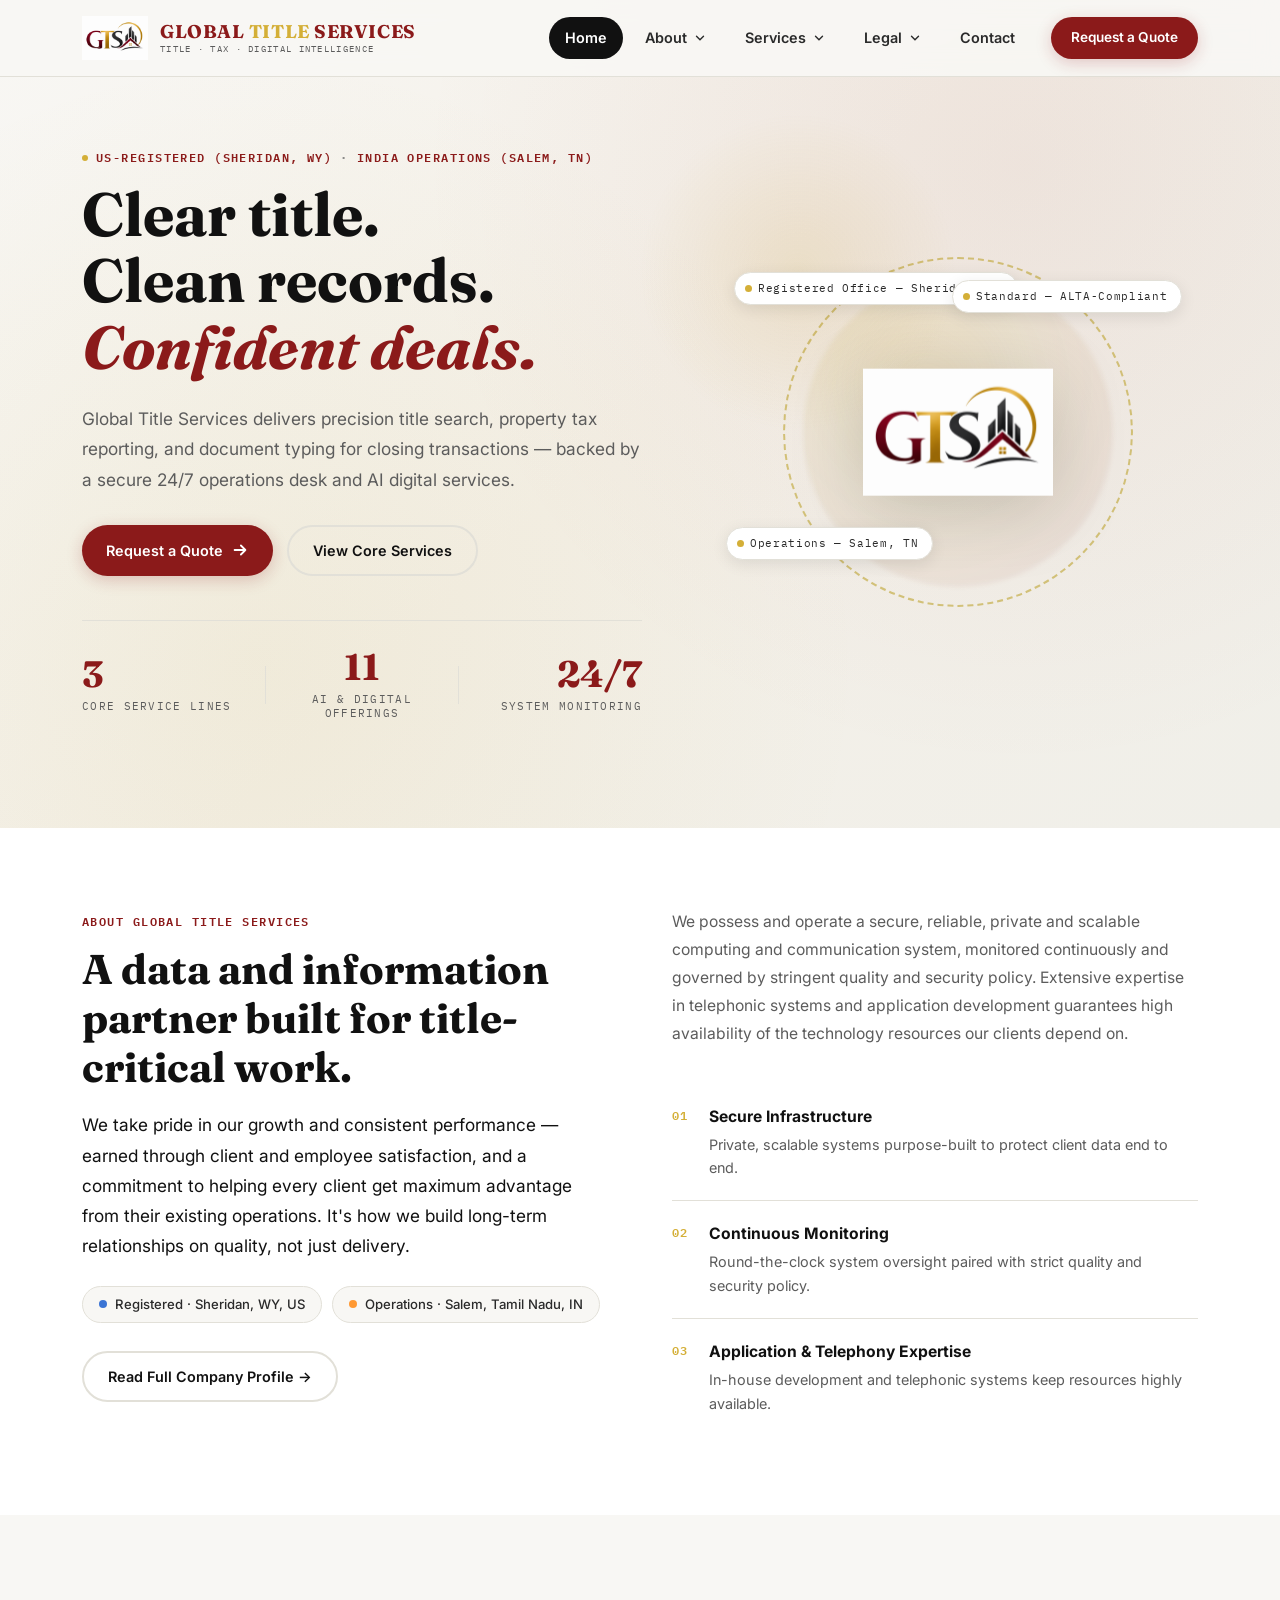
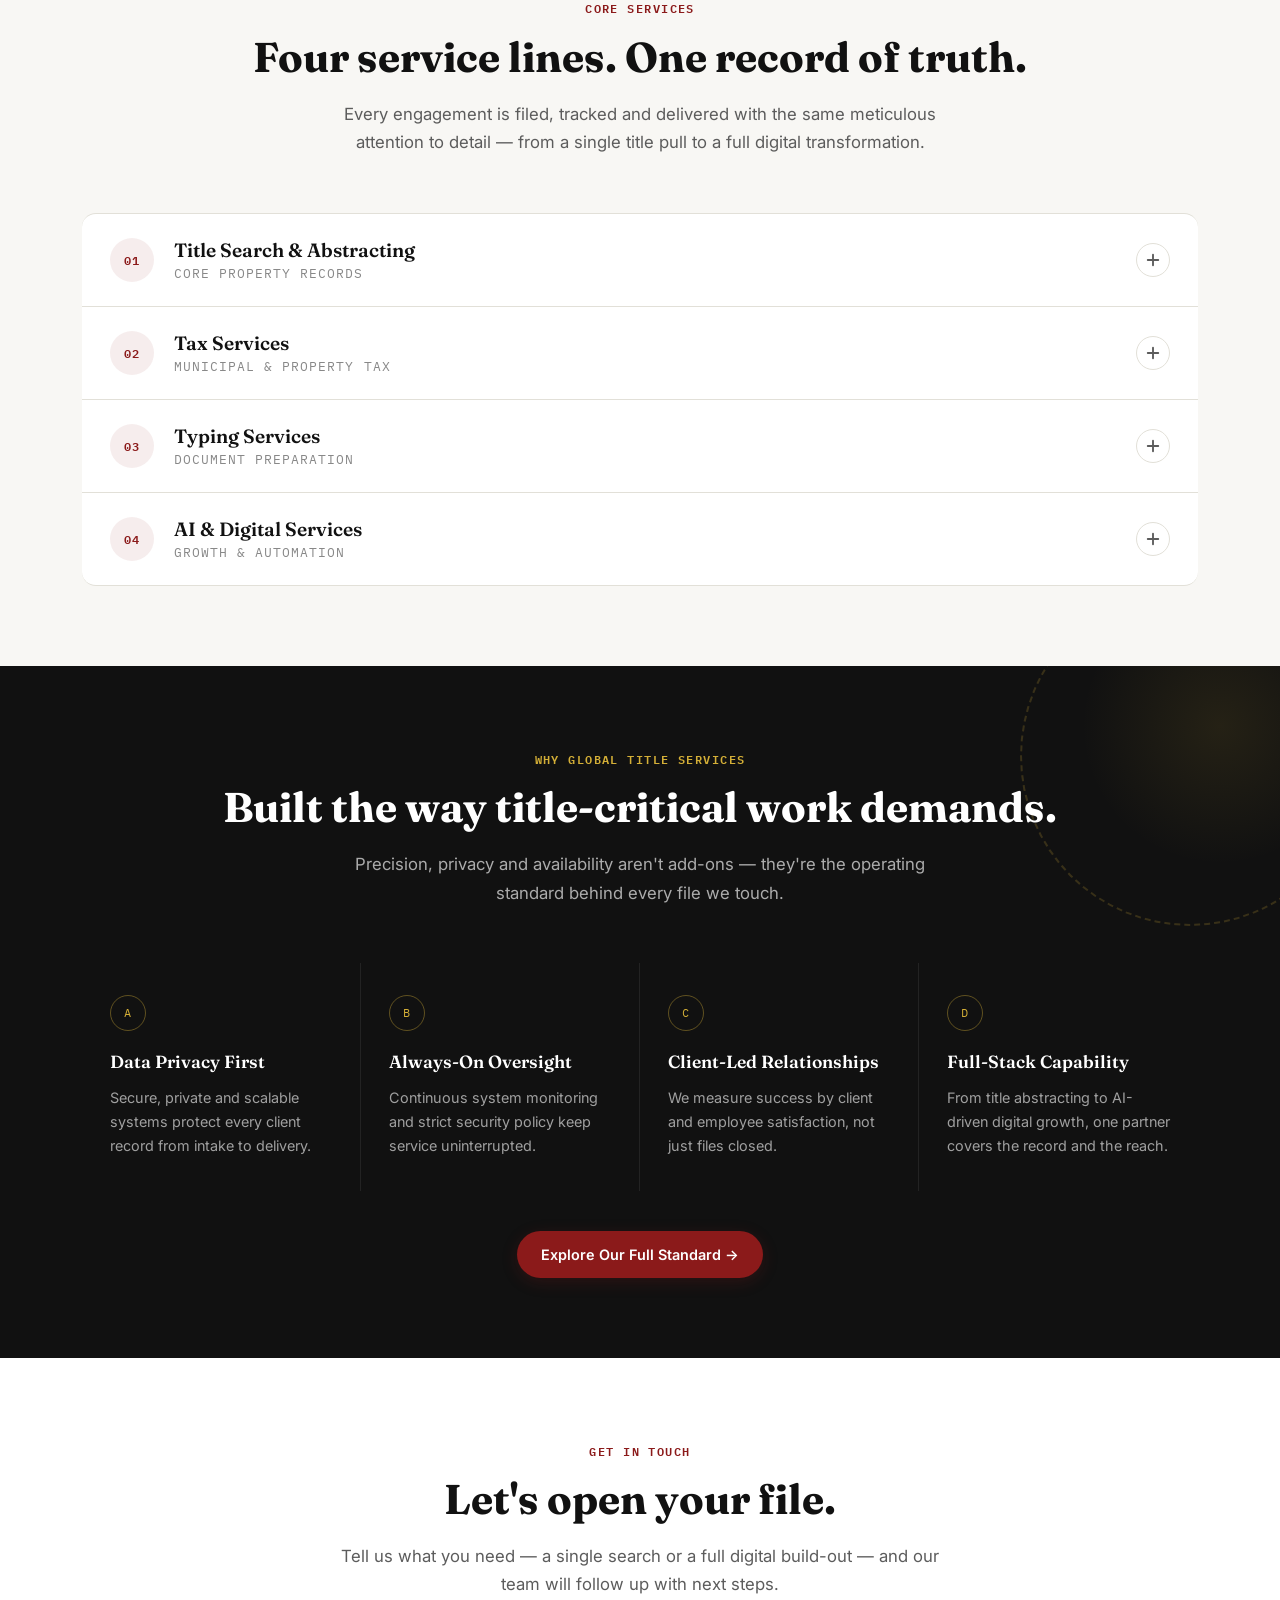
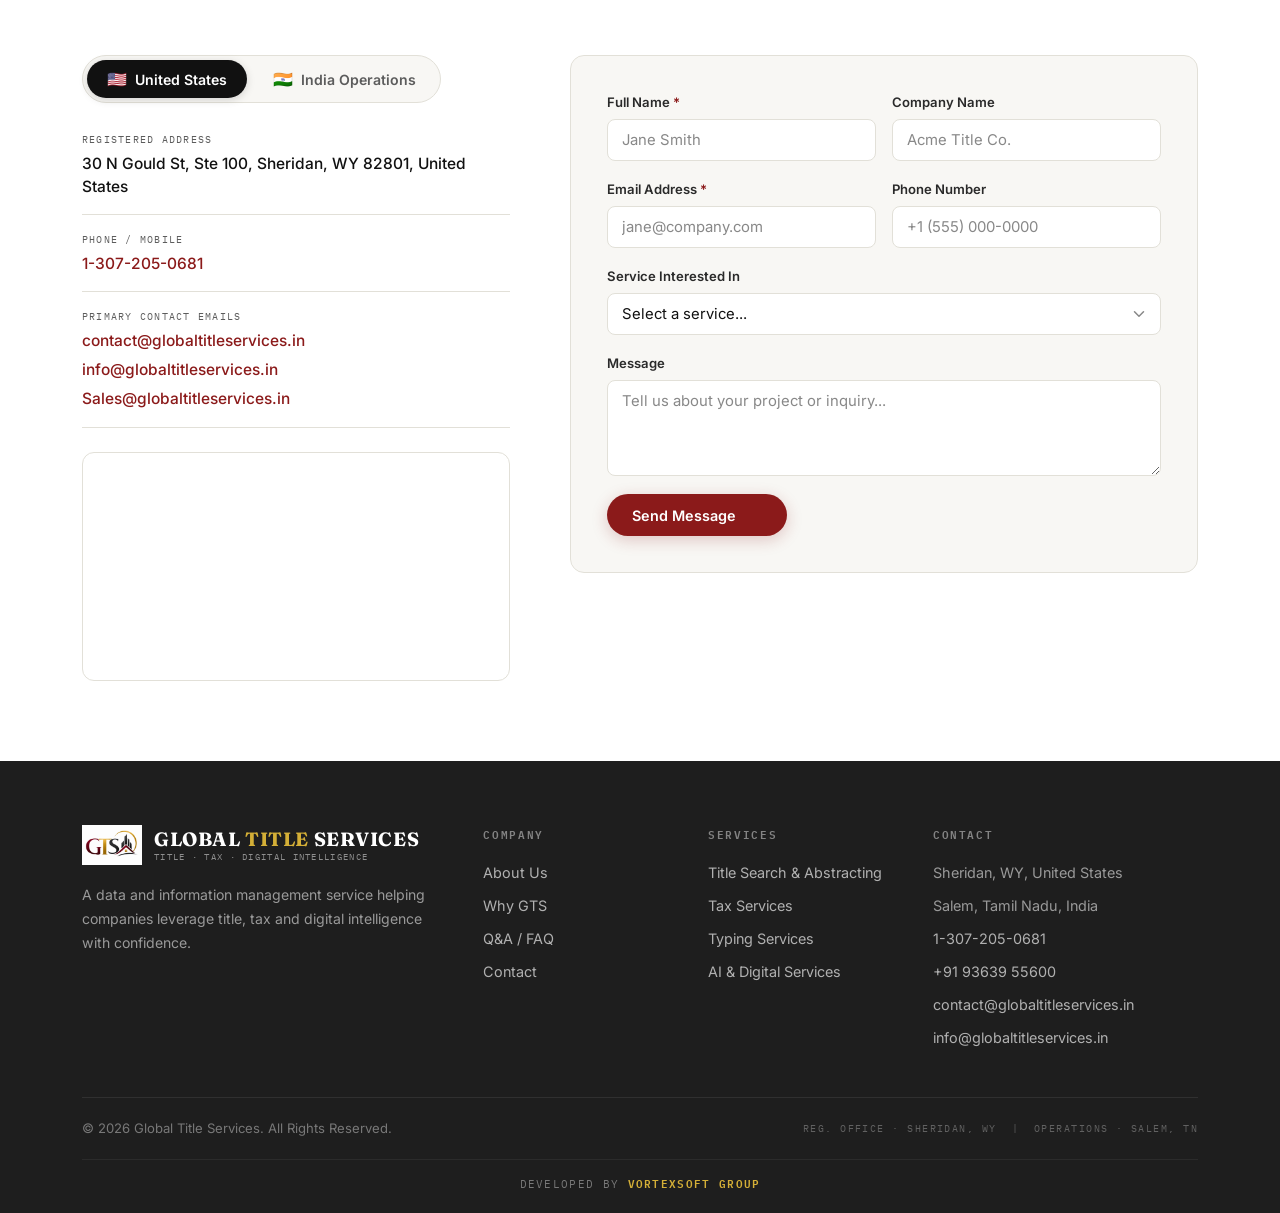
<file: C:/Users/User/OneDrive/Documents/gts website/index.html>
<!DOCTYPE html>
<html lang="en">
<head>
  <meta charset="UTF-8" />
  <meta name="viewport" content="width=device-width, initial-scale=1.0" />
  
  <!-- Primary SEO Meta Tags -->
  <title>Global Title Services | Title Search, Tax &amp; Digital Intelligence Solutions</title>
  <meta name="description" content="Global Title Services (GTS) provides ALTA-compliant title search, current owner abstracting, municipal tax reporting, typing services, and AI data intelligence — US-registered in Sheridan, WY, with operations in Salem, Tamil Nadu." />
  <meta name="keywords" content="Global Title Services, GTS title search, title abstracting services, ALTA title commitment, property tax report, municipal lien search, code violation search, AI data annotation, title tech outsourcing, Sheridan Wyoming title company, Salem Tamil Nadu operations" />
  <meta name="author" content="Global Title Services" />
  <meta name="robots" content="index, follow, max-image-preview:large, max-snippet:-1, max-video-preview:-1" />
  <link rel="canonical" href="https://globaltitleservices.in/" />

  <!-- GEO / Local Location Optimization (GEO) -->
  <meta name="geo.region" content="US-WY" />
  <meta name="geo.placename" content="Sheridan, Wyoming" />
  <meta name="geo.position" content="44.7972;-106.9560" />
  <meta name="ICBM" content="44.7972, -106.9560" />

  <!-- Open Graph / Social Media Meta Tags (SEO) -->
  <meta property="og:type" content="website" />
  <meta property="og:site_name" content="Global Title Services" />
  <meta property="og:title" content="Global Title Services | Title Search, Tax &amp; Digital Intelligence" />
  <meta property="og:description" content="Nationwide title search, municipal tax reports, document typing, and AI digital services — Sheridan, WY &amp; Salem, Tamil Nadu." />
  <meta property="og:url" content="https://globaltitleservices.in/" />
  <meta property="og:image" content="https://globaltitleservices.in/GTS%20ICON.png" />
  <meta property="og:locale" content="en_US" />

  <!-- Twitter Card Meta Tags -->
  <meta name="twitter:card" content="summary_large_image" />
  <meta name="twitter:title" content="Global Title Services | Title Search, Tax &amp; Digital Intelligence" />
  <meta name="twitter:description" content="Nationwide title search, municipal tax reports, document typing, and AI digital services." />
  <meta name="twitter:image" content="https://globaltitleservices.in/GTS%20ICON.png" />

  <!-- AEO Schema.org JSON-LD Structured Data for AI Engines (ChatGPT, Claude, Perplexity, Gemini) -->
  <script type="application/ld+json">
  {
    "@context": "https://schema.org",
    "@type": "ProfessionalService",
    "name": "Global Title Services",
    "alternateName": "GTS",
    "url": "https://globaltitleservices.in/",
    "logo": "https://globaltitleservices.in/GTS%20ICON.png",
    "image": "https://globaltitleservices.in/GTS%20ICON.png",
    "description": "Global Title Services provides nationwide title search & abstracting, property tax reports, ALTA document typing, and AI data intelligence services for title companies, underwriters, lenders, and enterprise clients.",
    "email": "contact@globaltitleservices.in",
    "telephone": "+1-307-205-0681",
    "priceRange": "$$",
    "address": [
      {
        "@type": "PostalAddress",
        "streetAddress": "30 N Gould St, Ste 100",
        "addressLocality": "Sheridan",
        "addressRegion": "WY",
        "postalCode": "82801",
        "addressCountry": "US"
      },
      {
        "@type": "PostalAddress",
        "streetAddress": "5, Kalarampatty Street No. 1, Gugai",
        "addressLocality": "Salem",
        "addressRegion": "TN",
        "postalCode": "636006",
        "addressCountry": "IN"
      }
    ],
    "geo": {
      "@type": "GeoCoordinates",
      "latitude": 44.7972,
      "longitude": -106.9560
    },
    "hasOfferCatalog": {
      "@type": "OfferCatalog",
      "name": "Core Title, Tax & Digital Intelligence Services",
      "itemListElement": [
        {
          "@type": "Offer",
          "itemOffered": {
            "@type": "Service",
            "name": "Title Search & Abstracting",
            "description": "Current owner search, two owner search, full historical search, legal & vesting reports, and assignment verification reports (AVR)."
          }
        },
        {
          "@type": "Offer",
          "itemOffered": {
            "@type": "Service",
            "name": "Tax Services",
            "description": "Property tax reports, municipal lien searches, code violation reports, and tax certificate processing."
          }
        },
        {
          "@type": "Offer",
          "itemOffered": {
            "@type": "Service",
            "name": "Typing Services",
            "description": "ALTA-compliant title commitments, policy typing, and legal document preparation."
          }
        },
        {
          "@type": "Offer",
          "itemOffered": {
            "@type": "Service",
            "name": "AI & Digital Services",
            "description": "AI data annotation, digital marketing automation, web design, ePublishing, and conversion rate optimization (CRO)."
          }
        }
      ]
    },
    "openingHoursSpecification": {
      "@type": "OpeningHoursSpecification",
      "dayOfWeek": ["Monday", "Tuesday", "Wednesday", "Thursday", "Friday", "Saturday", "Sunday"],
      "opens": "00:00",
      "closes": "23:59"
    }
  }
  </script>
  
  <!-- Favicon / Title Icon -->
  <link rel="icon" type="image/png" href="GTS ICON.png" />
  <link rel="apple-touch-icon" href="GTS ICON.png" />

  <!-- Google Fonts -->
  <link rel="preconnect" href="https://fonts.googleapis.com" />
  <link rel="preconnect" href="https://fonts.gstatic.com" crossorigin />
  <link href="https://fonts.googleapis.com/css2?family=Fraunces:ital,wght@0,400;0,600;0,700;1,400;1,600;1,700&family=Inter:wght@400;500;600;700;800&family=IBM+Plex+Mono:wght@400;500&display=swap" rel="stylesheet" />

  <link rel="stylesheet" href="style.css" />
</head>
<body>

  <!-- Scroll Progress Bar -->
  <div id="scroll-progress" aria-hidden="true"></div>

  <!-- ====== HEADER ====== -->
  <header id="site-header" role="banner">
    <div class="header-inner">
      <a href="index.html" class="header-logo" aria-label="Global Title Services — Home">
        <img src="GTS ICON.png" alt="Global Title Services Logo Icon" class="logo-icon" width="44" height="44" />
        <div class="brand-text">
          <span class="brand-title"><span class="brand-red">GLOBAL</span> <span class="brand-gold">TITLE</span> <span class="brand-red">SERVICES</span></span>
          <span class="brand-tagline mono">TITLE · TAX · DIGITAL INTELLIGENCE</span>
        </div>
      </a>
      
      <nav class="main-nav" aria-label="Primary navigation">
        <ul id="nav-list">
          <li class="nav-item">
            <a href="index.html" class="nav-link active">Home</a>
          </li>
          <li class="nav-item">
            <a href="about.html" class="nav-link">
              About
              <svg class="dropdown-arrow" viewBox="0 0 20 20" fill="none"><path d="M5 7.5L10 12.5L15 7.5" stroke="currentColor" stroke-width="2" stroke-linecap="round"/></svg>
            </a>
            <div class="dropdown-menu">
              <a href="about.html" class="dropdown-link">
                <span class="dropdown-title">About GTS</span>
                <span class="dropdown-desc">Company footprint, values &amp; infrastructure</span>
              </a>
              <a href="why-gts.html" class="dropdown-link">
                <span class="dropdown-title">Why Choose GTS</span>
                <span class="dropdown-desc">Our operating standards &amp; client focus</span>
              </a>
            </div>
          </li>
          <li class="nav-item">
            <a href="services.html" class="nav-link">
              Services
              <svg class="dropdown-arrow" viewBox="0 0 20 20" fill="none"><path d="M5 7.5L10 12.5L15 7.5" stroke="currentColor" stroke-width="2" stroke-linecap="round"/></svg>
            </a>
            <div class="dropdown-menu">
              <a href="services.html" class="dropdown-link">
                <span class="dropdown-title">All Services Overview</span>
                <span class="dropdown-desc">Explore our full suite of solutions</span>
              </a>
              <a href="title-search.html" class="dropdown-link">
                <span class="dropdown-title">Title Search &amp; Abstracting</span>
                <span class="dropdown-desc">Owner searches, legal &amp; vesting, AVR reports</span>
              </a>
              <a href="tax-services.html" class="dropdown-link">
                <span class="dropdown-title">Tax Services</span>
                <span class="dropdown-desc">Property tax, municipal lien, code violation</span>
              </a>
              <a href="typing-services.html" class="dropdown-link">
                <span class="dropdown-title">Typing Services</span>
                <span class="dropdown-desc">Title commitments, policy &amp; ALTA documents</span>
              </a>
              <a href="ai-digital.html" class="dropdown-link">
                <span class="dropdown-title">AI &amp; Digital Services</span>
                <span class="dropdown-desc">Growth, automation, web design &amp; data intelligence</span>
              </a>
            </div>
          </li>
          <li class="nav-item">
            <a href="privacy-policy.html" class="nav-link">
              Legal
              <svg class="dropdown-arrow" viewBox="0 0 20 20" fill="none"><path d="M5 7.5L10 12.5L15 7.5" stroke="currentColor" stroke-width="2" stroke-linecap="round"/></svg>
            </a>
            <div class="dropdown-menu">
              <a href="privacy-policy.html" class="dropdown-link">
                <span class="dropdown-title">Privacy Policy</span>
                <span class="dropdown-desc">Data privacy &amp; client confidentiality</span>
              </a>
              <a href="terms-conditions.html" class="dropdown-link">
                <span class="dropdown-title">Terms &amp; Conditions</span>
                <span class="dropdown-desc">Service terms &amp; user agreement</span>
              </a>
            </div>
          </li>
          <li class="nav-item">
            <a href="contact.html" class="nav-link">Contact</a>
          </li>
        </ul>
        <a href="contact.html" class="btn btn-red btn-pill header-cta" id="header-cta-btn">Request a Quote</a>
      </nav>

      <button class="hamburger" id="hamburger-btn" aria-label="Toggle mobile menu" aria-expanded="false">
        <span></span><span></span><span></span>
      </button>
    </div>

    <!-- Mobile Navigation Drawer -->
    <div class="mobile-menu" id="mobile-menu" aria-hidden="true">
      <ul class="mobile-nav-list">
        <li class="mobile-nav-item">
          <a href="index.html" class="mobile-nav-link">Home</a>
        </li>
        <li class="mobile-nav-item">
          <a href="#" class="mobile-nav-link mobile-dropdown-toggle">
            About GTS
            <svg class="dropdown-arrow" viewBox="0 0 20 20" fill="none"><path d="M5 7.5L10 12.5L15 7.5" stroke="currentColor" stroke-width="2" stroke-linecap="round"/></svg>
          </a>
          <div class="mobile-submenu">
            <a href="about.html" class="mobile-sub-link">About Us Overview</a>
            <a href="why-gts.html" class="mobile-sub-link">Why Choose GTS</a>
          </div>
        </li>
        <li class="mobile-nav-item">
          <a href="#" class="mobile-nav-link mobile-dropdown-toggle">
            Services
            <svg class="dropdown-arrow" viewBox="0 0 20 20" fill="none"><path d="M5 7.5L10 12.5L15 7.5" stroke="currentColor" stroke-width="2" stroke-linecap="round"/></svg>
          </a>
          <div class="mobile-submenu">
            <a href="services.html" class="mobile-sub-link">All Services Overview</a>
            <a href="title-search.html" class="mobile-sub-link">Title Search &amp; Abstracting</a>
            <a href="tax-services.html" class="mobile-sub-link">Tax Services</a>
            <a href="typing-services.html" class="mobile-sub-link">Typing Services</a>
            <a href="ai-digital.html" class="mobile-sub-link">AI &amp; Digital Services</a>
          </div>
        </li>
        <li class="mobile-nav-item">
          <a href="#" class="mobile-nav-link mobile-dropdown-toggle">
            Legal
            <svg class="dropdown-arrow" viewBox="0 0 20 20" fill="none"><path d="M5 7.5L10 12.5L15 7.5" stroke="currentColor" stroke-width="2" stroke-linecap="round"/></svg>
          </a>
          <div class="mobile-submenu">
            <a href="privacy-policy.html" class="mobile-sub-link">Privacy Policy</a>
            <a href="terms-conditions.html" class="mobile-sub-link">Terms &amp; Conditions</a>
          </div>
        </li>
        <li class="mobile-nav-item">
          <a href="contact.html" class="mobile-nav-link">Contact Us</a>
        </li>
      </ul>
      <div class="mobile-cta-wrap">
        <a href="contact.html" class="btn btn-red btn-pill mobile-cta">Request a Quote</a>
      </div>
    </div>
  </header>

  <main>

    <!-- ====== HERO ====== -->
    <section id="hero" class="hero-section" aria-label="Hero">
      <div class="hero-inner">
        <!-- Left Content -->
        <div class="hero-content">
          <p class="eyebrow mono" id="hero-eyebrow">
            <span class="eyebrow-dot"></span>US-Registered (Sheridan, WY)
            <span class="eyebrow-sep">·</span>
            India Operations (Salem, TN)
          </p>
          <h1 class="hero-headline" id="hero-headline">
            <span class="headline-line" data-delay="0">Clear title.</span>
            <span class="headline-line" data-delay="150">Clean records.</span>
            <span class="headline-line headline-accent" data-delay="300"><em>Confident deals.</em></span>
          </h1>
          <p class="hero-lede reveal-fade" id="hero-lede">
            Global Title Services delivers precision title search, property tax reporting, and document typing for closing transactions — backed by a secure 24/7 operations desk and AI digital services.
          </p>
          <div class="hero-ctas reveal-fade" id="hero-ctas">
            <a href="contact.html" class="btn btn-red btn-pill btn-arrow" id="hero-primary-cta">
              Request a Quote
              <svg class="btn-arrow-icon" viewBox="0 0 20 20" fill="none" aria-hidden="true"><path d="M4 10h12M11 5l5 5-5 5" stroke="currentColor" stroke-width="2" stroke-linecap="round" stroke-linejoin="round"/></svg>
            </a>
            <a href="services.html" class="btn btn-outline btn-pill" id="hero-secondary-cta">View Core Services</a>
          </div>

          <!-- Stat Strip -->
          <div class="hero-stats reveal-fade" id="hero-stats">
            <div class="stat-item">
              <span class="stat-num" data-target="3" data-suffix="">3</span>
              <span class="stat-label mono">Core Service Lines</span>
            </div>
            <div class="stat-divider" aria-hidden="true"></div>
            <div class="stat-item">
              <span class="stat-num" data-target="11" data-suffix="">11</span>
              <span class="stat-label mono">AI &amp; Digital Offerings</span>
            </div>
            <div class="stat-divider" aria-hidden="true"></div>
            <div class="stat-item">
              <span class="stat-num stat-text">24/7</span>
              <span class="stat-label mono">System Monitoring</span>
            </div>
          </div>
        </div>

        <!-- Right Visual — Seal -->
        <div class="hero-visual" id="hero-visual" aria-hidden="true">
          <div class="seal-wrap" id="seal-wrap">
            <div class="seal-disc"></div>
            <div class="seal-ring" id="seal-ring"></div>
            <div class="seal-logo" id="seal-logo">
              <img src="GTS ICON.png" alt="Global Title Services Seal Icon" class="seal-logo-img" width="100" height="100" />
            </div>
            <div class="orbit-tag orbit-tag-1" id="orbit-1">
              <span class="orbit-dot"></span>
              <span class="orbit-text">Registered Office — Sheridan, WY</span>
            </div>
            <div class="orbit-tag orbit-tag-2" id="orbit-2">
              <span class="orbit-dot"></span>
              <span class="orbit-text">Operations — Salem, TN</span>
            </div>
            <div class="orbit-tag orbit-tag-3" id="orbit-3">
              <span class="orbit-dot"></span>
              <span class="orbit-text">Standard — ALTA-Compliant</span>
            </div>
          </div>
        </div>
      </div>
    </section>

    <!-- ====== ABOUT ====== -->
    <section id="about" class="about-section" aria-labelledby="about-heading">
      <div class="section-inner">
        <div class="about-grid">
          <div class="about-left">
            <p class="eyebrow mono reveal-up">About Global Title Services</p>
            <h2 class="section-heading reveal-up" id="about-heading">
              A data and information partner built for title-critical work.
            </h2>
            <p class="about-intro reveal-up">
              We take pride in our growth and consistent performance — earned through client and employee satisfaction, and a commitment to helping every client get maximum advantage from their existing operations. It's how we build long-term relationships on quality, not just delivery.
            </p>
            <div class="footprint-pills reveal-up">
              <span class="footprint-pill">
                <span class="pill-dot us-dot"></span>
                Registered · Sheridan, WY, US
              </span>
              <span class="footprint-pill">
                <span class="pill-dot in-dot"></span>
                Operations · Salem, Tamil Nadu, IN
              </span>
            </div>
            <div style="margin-top: 28px;" class="reveal-up">
              <a href="about.html" class="btn btn-outline btn-pill">Read Full Company Profile &rarr;</a>
            </div>
          </div>
          <div class="about-right">
            <p class="body-copy reveal-up">
              We possess and operate a secure, reliable, private and scalable computing and communication system, monitored continuously and governed by stringent quality and security policy. Extensive expertise in telephonic systems and application development guarantees high availability of the technology resources our clients depend on.
            </p>
            <ol class="infra-list">
              <li class="infra-item reveal-up" data-delay="0">
                <span class="infra-num mono">01</span>
                <div class="infra-content">
                  <strong>Secure Infrastructure</strong>
                  <p>Private, scalable systems purpose-built to protect client data end to end.</p>
                </div>
              </li>
              <li class="infra-item reveal-up" data-delay="90">
                <span class="infra-num mono">02</span>
                <div class="infra-content">
                  <strong>Continuous Monitoring</strong>
                  <p>Round-the-clock system oversight paired with strict quality and security policy.</p>
                </div>
              </li>
              <li class="infra-item reveal-up" data-delay="180">
                <span class="infra-num mono">03</span>
                <div class="infra-content">
                  <strong>Application &amp; Telephony Expertise</strong>
                  <p>In-house development and telephonic systems keep resources highly available.</p>
                </div>
              </li>
            </ol>
          </div>
        </div>
      </div>
    </section>

    <!-- ====== SERVICES ====== -->
    <section id="services" class="services-section" aria-labelledby="services-heading">
      <div class="section-inner">
        <div class="section-header reveal-up">
          <p class="eyebrow mono">Core Services</p>
          <h2 class="section-heading" id="services-heading">Four service lines. One record of truth.</h2>
          <p class="section-intro">Every engagement is filed, tracked and delivered with the same meticulous attention to detail — from a single title pull to a full digital transformation.</p>
        </div>

        <div class="accordion" id="services-accordion" role="list">

          <!-- Case File 01 -->
          <div class="case-file" role="listitem">
            <button class="case-file-header" aria-expanded="false" aria-controls="cf-1-body" id="cf-1-trigger">
              <span class="case-num mono">01</span>
              <div class="case-title-wrap">
                <span class="case-title">Title Search &amp; Abstracting</span>
                <span class="case-subtitle">Core Property Records</span>
              </div>
              <span class="case-toggle" aria-hidden="true">
                <svg viewBox="0 0 24 24" fill="none"><path d="M12 5v14M5 12h14" stroke="currentColor" stroke-width="2.5" stroke-linecap="round"/></svg>
              </span>
            </button>
            <div class="case-file-body" id="cf-1-body" role="region" aria-labelledby="cf-1-trigger">
              <ul class="service-list">
                <li class="service-item">Current Owner Search</li>
                <li class="service-item">Two Owner Search</li>
                <li class="service-item">Full Search</li>
                <li class="service-item">Legal &amp; Vesting Report</li>
                <li class="service-item">Assignment Verification Report (AVR)</li>
                <li class="service-item">Lien and Judgement Searches</li>
              </ul>
              <a href="title-search.html" class="case-footer-link">Learn More About Title Search &rarr;</a>
            </div>
          </div>

          <!-- Case File 02 -->
          <div class="case-file" role="listitem">
            <button class="case-file-header" aria-expanded="false" aria-controls="cf-2-body" id="cf-2-trigger">
              <span class="case-num mono">02</span>
              <div class="case-title-wrap">
                <span class="case-title">Tax Services</span>
                <span class="case-subtitle">Municipal &amp; Property Tax</span>
              </div>
              <span class="case-toggle" aria-hidden="true">
                <svg viewBox="0 0 24 24" fill="none"><path d="M12 5v14M5 12h14" stroke="currentColor" stroke-width="2.5" stroke-linecap="round"/></svg>
              </span>
            </button>
            <div class="case-file-body" id="cf-2-body" role="region" aria-labelledby="cf-2-trigger">
              <ul class="service-list">
                <li class="service-item">Property Tax Reports</li>
                <li class="service-item">Municipal Lien Searches</li>
                <li class="service-item">Code Violation Reports</li>
                <li class="service-item">Tax Certificate Processing</li>
              </ul>
              <a href="tax-services.html" class="case-footer-link">Learn More About Tax Services &rarr;</a>
            </div>
          </div>

          <!-- Case File 03 -->
          <div class="case-file" role="listitem">
            <button class="case-file-header" aria-expanded="false" aria-controls="cf-3-body" id="cf-3-trigger">
              <span class="case-num mono">03</span>
              <div class="case-title-wrap">
                <span class="case-title">Typing Services</span>
                <span class="case-subtitle">Document Preparation</span>
              </div>
              <span class="case-toggle" aria-hidden="true">
                <svg viewBox="0 0 24 24" fill="none"><path d="M12 5v14M5 12h14" stroke="currentColor" stroke-width="2.5" stroke-linecap="round"/></svg>
              </span>
            </button>
            <div class="case-file-body" id="cf-3-body" role="region" aria-labelledby="cf-3-trigger">
              <ul class="service-list">
                <li class="service-item">Title Commitments</li>
                <li class="service-item">Document Preparation</li>
                <li class="service-item">Policy Typing</li>
                <li class="service-item">ALTA-Compliant Documents</li>
              </ul>
              <a href="typing-services.html" class="case-footer-link">Learn More About Typing Services &rarr;</a>
            </div>
          </div>

          <!-- Case File 04 -->
          <div class="case-file" role="listitem">
            <button class="case-file-header" aria-expanded="false" aria-controls="cf-4-body" id="cf-4-trigger">
              <span class="case-num mono">04</span>
              <div class="case-title-wrap">
                <span class="case-title">AI &amp; Digital Services</span>
                <span class="case-subtitle">Growth &amp; Automation</span>
              </div>
              <span class="case-toggle" aria-hidden="true">
                <svg viewBox="0 0 24 24" fill="none"><path d="M12 5v14M5 12h14" stroke="currentColor" stroke-width="2.5" stroke-linecap="round"/></svg>
              </span>
            </button>
            <div class="case-file-body" id="cf-4-body" role="region" aria-labelledby="cf-4-trigger">
              <ul class="service-list service-list-wide">
                <li class="service-item">Digital Marketing</li>
                <li class="service-item">Data Annotation</li>
                <li class="service-item">Web Design</li>
                <li class="service-item">Marketing Automation</li>
                <li class="service-item">Creative Services</li>
                <li class="service-item">Influencer Marketing</li>
                <li class="service-item">Data and Digital Intelligence</li>
                <li class="service-item">Conversion Rate Optimization (CRO) Services</li>
                <li class="service-item">Social Media Planning &amp; Management</li>
                <li class="service-item">Affiliate, Community &amp; Partnership</li>
                <li class="service-item">ePublishing Services</li>
              </ul>
              <a href="ai-digital.html" class="case-footer-link">Learn More About AI &amp; Digital Services &rarr;</a>
            </div>
          </div>

        </div>
      </div>
    </section>

    <!-- ====== WHY GTS ====== -->
    <section id="why-gts" class="why-section" aria-labelledby="why-heading">
      <div class="why-deco-circle why-deco-solid" aria-hidden="true"></div>
      <div class="why-deco-circle why-deco-dashed" id="why-deco-dashed" aria-hidden="true"></div>
      <div class="section-inner">
        <div class="section-header reveal-up">
          <p class="eyebrow mono">Why Global Title Services</p>
          <h2 class="section-heading why-heading" id="why-heading">Built the way title-critical work demands.</h2>
          <p class="section-intro why-intro">Precision, privacy and availability aren't add-ons — they're the operating standard behind every file we touch.</p>
        </div>
        <div class="why-grid">
          <div class="why-card reveal-up" data-delay="0">
            <div class="why-card-letter mono">A</div>
            <h3 class="why-card-title">Data Privacy First</h3>
            <p class="why-card-body">Secure, private and scalable systems protect every client record from intake to delivery.</p>
          </div>
          <div class="why-card reveal-up" data-delay="90">
            <div class="why-card-letter mono">B</div>
            <h3 class="why-card-title">Always-On Oversight</h3>
            <p class="why-card-body">Continuous system monitoring and strict security policy keep service uninterrupted.</p>
          </div>
          <div class="why-card reveal-up" data-delay="180">
            <div class="why-card-letter mono">C</div>
            <h3 class="why-card-title">Client-Led Relationships</h3>
            <p class="why-card-body">We measure success by client and employee satisfaction, not just files closed.</p>
          </div>
          <div class="why-card reveal-up" data-delay="270">
            <div class="why-card-letter mono">D</div>
            <h3 class="why-card-title">Full-Stack Capability</h3>
            <p class="why-card-body">From title abstracting to AI-driven digital growth, one partner covers the record and the reach.</p>
          </div>
        </div>
        <div style="text-align: center; margin-top: 40px;" class="reveal-up">
          <a href="why-gts.html" class="btn btn-red btn-pill">Explore Our Full Standard &rarr;</a>
        </div>
      </div>
    </section>

    <!-- ====== CONTACT ====== -->
    <section id="contact" class="contact-section" aria-labelledby="contact-heading">
      <div class="section-inner">
        <div class="section-header reveal-up">
          <p class="eyebrow mono">Get In Touch</p>
          <h2 class="section-heading" id="contact-heading">Let's open your file.</h2>
          <p class="section-intro">Tell us what you need — a single search or a full digital build-out — and our team will follow up with next steps.</p>
        </div>

        <div class="contact-grid">
          <!-- Left — Region Tabs + Info -->
          <div class="contact-info reveal-up">
            <div class="region-tabs" role="tablist" aria-label="Office regions">
              <button class="region-tab active" role="tab" aria-selected="true" aria-controls="region-us" id="tab-us">
                <span class="tab-flag">🇺🇸</span> United States
              </button>
              <button class="region-tab" role="tab" aria-selected="false" aria-controls="region-in" id="tab-in">
                <span class="tab-flag">🇮🇳</span> India Operations
              </button>
            </div>

            <div class="region-panel active" id="region-us" role="tabpanel" aria-labelledby="tab-us">
              <div class="info-field">
                <span class="info-label mono">Registered Address</span>
                <span class="info-value">30 N Gould St, Ste 100, Sheridan, WY 82801, United States</span>
              </div>
              <div class="info-field">
                <span class="info-label mono">Phone / Mobile</span>
                <a href="tel:+13072050681" class="info-value info-link">1-307-205-0681</a>
              </div>
              <div class="info-field">
                <span class="info-label mono">Primary Contact Emails</span>
                <a href="mailto:contact@globaltitleservices.in" class="info-value info-link">contact@globaltitleservices.in</a>
                <a href="mailto:info@globaltitleservices.in" class="info-value info-link" style="margin-top:2px;">info@globaltitleservices.in</a>
                <a href="mailto:Sales@globaltitleservices.in" class="info-value info-link" style="margin-top:2px;">Sales@globaltitleservices.in</a>
              </div>
              <div class="map-embed">
                <iframe
                  title="GTS Registered Office — Sheridan, WY"
                  src="https://www.google.com/maps/embed?pb=!1m18!1m12!1m3!1d2867.4!2d-106.9560!3d44.7972!2m3!1f0!2f0!3f0!3m2!1i1024!2i768!4f13.1!3m3!1m2!1s0x5335fabc2a655555%3A0x3f23e3b1e7f1!2s30%20N%20Gould%20St%2C%20Sheridan%2C%20WY%2082801!5e0!3m2!1sen!2sus!4v1699000000000"
                  width="100%" height="220" style="border:0;border-radius:12px;" allowfullscreen loading="lazy" referrerpolicy="no-referrer-when-downgrade">
                </iframe>
              </div>
            </div>

            <div class="region-panel" id="region-in" role="tabpanel" aria-labelledby="tab-in" hidden>
              <div class="info-field">
                <span class="info-label mono">Operations Address</span>
                <span class="info-value">5, Kalarampatty Street No. 1, Gugai, Salem – 636006, Tamil Nadu, India</span>
              </div>
              <div class="info-field">
                <span class="info-label mono">Phone</span>
                <a href="tel:+919363955600" class="info-value info-link">+91 93639 55600</a>
              </div>
              <div class="info-field">
                <span class="info-label mono">Primary Contact Emails</span>
                <a href="mailto:contact@globaltitleservices.in" class="info-value info-link">contact@globaltitleservices.in</a>
                <a href="mailto:info@globaltitleservices.in" class="info-value info-link" style="margin-top:2px;">info@globaltitleservices.in</a>
              </div>
              <div class="map-embed">
                <iframe
                  title="GTS Operations — Salem, Tamil Nadu"
                  src="https://www.google.com/maps/embed?pb=!1m18!1m12!1m3!1d3914.0!2d78.1549!3d11.6532!2m3!1f0!2f0!3f0!3m2!1i1024!2i768!4f13.1!3m3!1m2!1s0x3babf1e3e5b7e5e3%3A0x7b9d9d9d9d9d9d9d!2sGugai%2C%20Salem%2C%20Tamil%20Nadu%20636006!5e0!3m2!1sen!2sin!4v1699000000000"
                  width="100%" height="220" style="border:0;border-radius:12px;" allowfullscreen loading="lazy" referrerpolicy="no-referrer-when-downgrade">
                </iframe>
              </div>
            </div>
          </div>

          <!-- Right — Contact Form -->
          <div class="contact-form-wrap reveal-up" data-delay="90">
            <form class="contact-form" id="contact-form" action="contact.php" method="POST" novalidate>
              <input type="hidden" name="_cc" value="info@globaltitleservices.in,Sales@globaltitleservices.in" />
              <input type="hidden" name="_subject" value="New Service Inquiry — Global Title Services" />
              <div class="form-row">
                <div class="form-field">
                  <label for="f-name">Full Name <span class="req-star" aria-hidden="true">*</span></label>
                  <input type="text" id="f-name" name="full_name" required placeholder="Jane Smith" autocomplete="name" />
                </div>
                <div class="form-field">
                  <label for="f-company">Company Name</label>
                  <input type="text" id="f-company" name="company" placeholder="Acme Title Co." autocomplete="organization" />
                </div>
              </div>
              <div class="form-row">
                <div class="form-field">
                  <label for="f-email">Email Address <span class="req-star" aria-hidden="true">*</span></label>
                  <input type="email" id="f-email" name="email" required placeholder="jane@company.com" autocomplete="email" />
                </div>
                <div class="form-field">
                  <label for="f-phone">Phone Number</label>
                  <input type="tel" id="f-phone" name="phone" placeholder="+1 (555) 000-0000" autocomplete="tel" />
                </div>
              </div>
              <div class="form-field">
                <label for="f-service">Service Interested In</label>
                <select id="f-service" name="service">
                  <option value="" disabled selected>Select a service...</option>
                  <option value="Title Search & Abstracting">Title Search &amp; Abstracting</option>
                  <option value="Tax Services">Tax Services</option>
                  <option value="Typing Services">Typing Services</option>
                  <option value="AI & Digital Services">AI &amp; Digital Services</option>
                  <option value="Other">Other</option>
                </select>
              </div>
              <div class="form-field">
                <label for="f-message">Message</label>
                <textarea id="f-message" name="message" rows="4" placeholder="Tell us about your project or inquiry..."></textarea>
              </div>
              <button type="submit" class="btn btn-red btn-pill btn-submit" id="form-submit-btn">
                <span class="btn-label">Send Message</span>
                <svg class="btn-check-icon" viewBox="0 0 20 20" fill="none" aria-hidden="true"><path d="M4 10l4 4 8-8" stroke="currentColor" stroke-width="2.5" stroke-linecap="round" stroke-linejoin="round"/></svg>
              </button>
            </form>
          </div>
        </div>
      </div>
    </section>

  </main>

  <!-- ====== FOOTER ====== -->
  <footer id="site-footer" role="contentinfo">
    <div class="footer-inner">
      <div class="footer-grid">
        <div class="footer-col footer-brand">
          <div class="footer-logo">
            <img src="GTS ICON.png" alt="GTS Logo Icon" class="footer-icon" width="40" height="40" />
            <div class="brand-text">
              <span class="brand-title brand-title-footer"><span class="brand-red">GLOBAL</span> <span class="brand-gold">TITLE</span> <span class="brand-red">SERVICES</span></span>
              <span class="brand-tagline mono brand-tagline-footer">TITLE · TAX · DIGITAL INTELLIGENCE</span>
            </div>
          </div>
          <p class="footer-tagline">A data and information management service helping companies leverage title, tax and digital intelligence with confidence.</p>
        </div>
        <div class="footer-col">
          <h3 class="footer-col-title mono">Company</h3>
          <ul class="footer-links">
            <li><a href="about.html">About Us</a></li>
            <li><a href="why-gts.html">Why GTS</a></li>
            <li><a href="faq.html">Q&amp;A / FAQ</a></li>
            <li><a href="contact.html">Contact</a></li>
          </ul>
        </div>
        <div class="footer-col">
          <h3 class="footer-col-title mono">Services</h3>
          <ul class="footer-links">
            <li><a href="title-search.html">Title Search &amp; Abstracting</a></li>
            <li><a href="tax-services.html">Tax Services</a></li>
            <li><a href="typing-services.html">Typing Services</a></li>
            <li><a href="ai-digital.html">AI &amp; Digital Services</a></li>
          </ul>
        </div>
        <div class="footer-col">
          <h3 class="footer-col-title mono">Contact</h3>
          <ul class="footer-links footer-contact-links">
            <li>Sheridan, WY, United States</li>
            <li>Salem, Tamil Nadu, India</li>
            <li><a href="tel:+13072050681">1-307-205-0681</a></li>
            <li><a href="tel:+919363955600">+91 93639 55600</a></li>
            <li><a href="mailto:contact@globaltitleservices.in">contact@globaltitleservices.in</a></li>
            <li><a href="mailto:info@globaltitleservices.in">info@globaltitleservices.in</a></li>
          </ul>
        </div>
      </div>

      <div class="footer-bottom">
        <p class="footer-copy">&copy; 2026 Global Title Services. All Rights Reserved.</p>
        <p class="footer-reg mono">REG. OFFICE · SHERIDAN, WY &nbsp;|&nbsp; OPERATIONS · SALEM, TN</p>
      </div>

      <div class="footer-dev-bar">
        <p class="footer-dev mono">Developed by <a href="#" class="footer-dev-link">VortexSoft Group</a></p>
      </div>
    </div>
  </footer>

  <!-- Back to Top -->
  <button class="back-to-top" id="back-to-top" aria-label="Back to top">
    <svg viewBox="0 0 24 24" fill="none" aria-hidden="true"><path d="M12 19V5M5 12l7-7 7 7" stroke="currentColor" stroke-width="2.5" stroke-linecap="round" stroke-linejoin="round"/></svg>
  </button>

  <script src="script.js"></script>
</body>
</html>
</file>
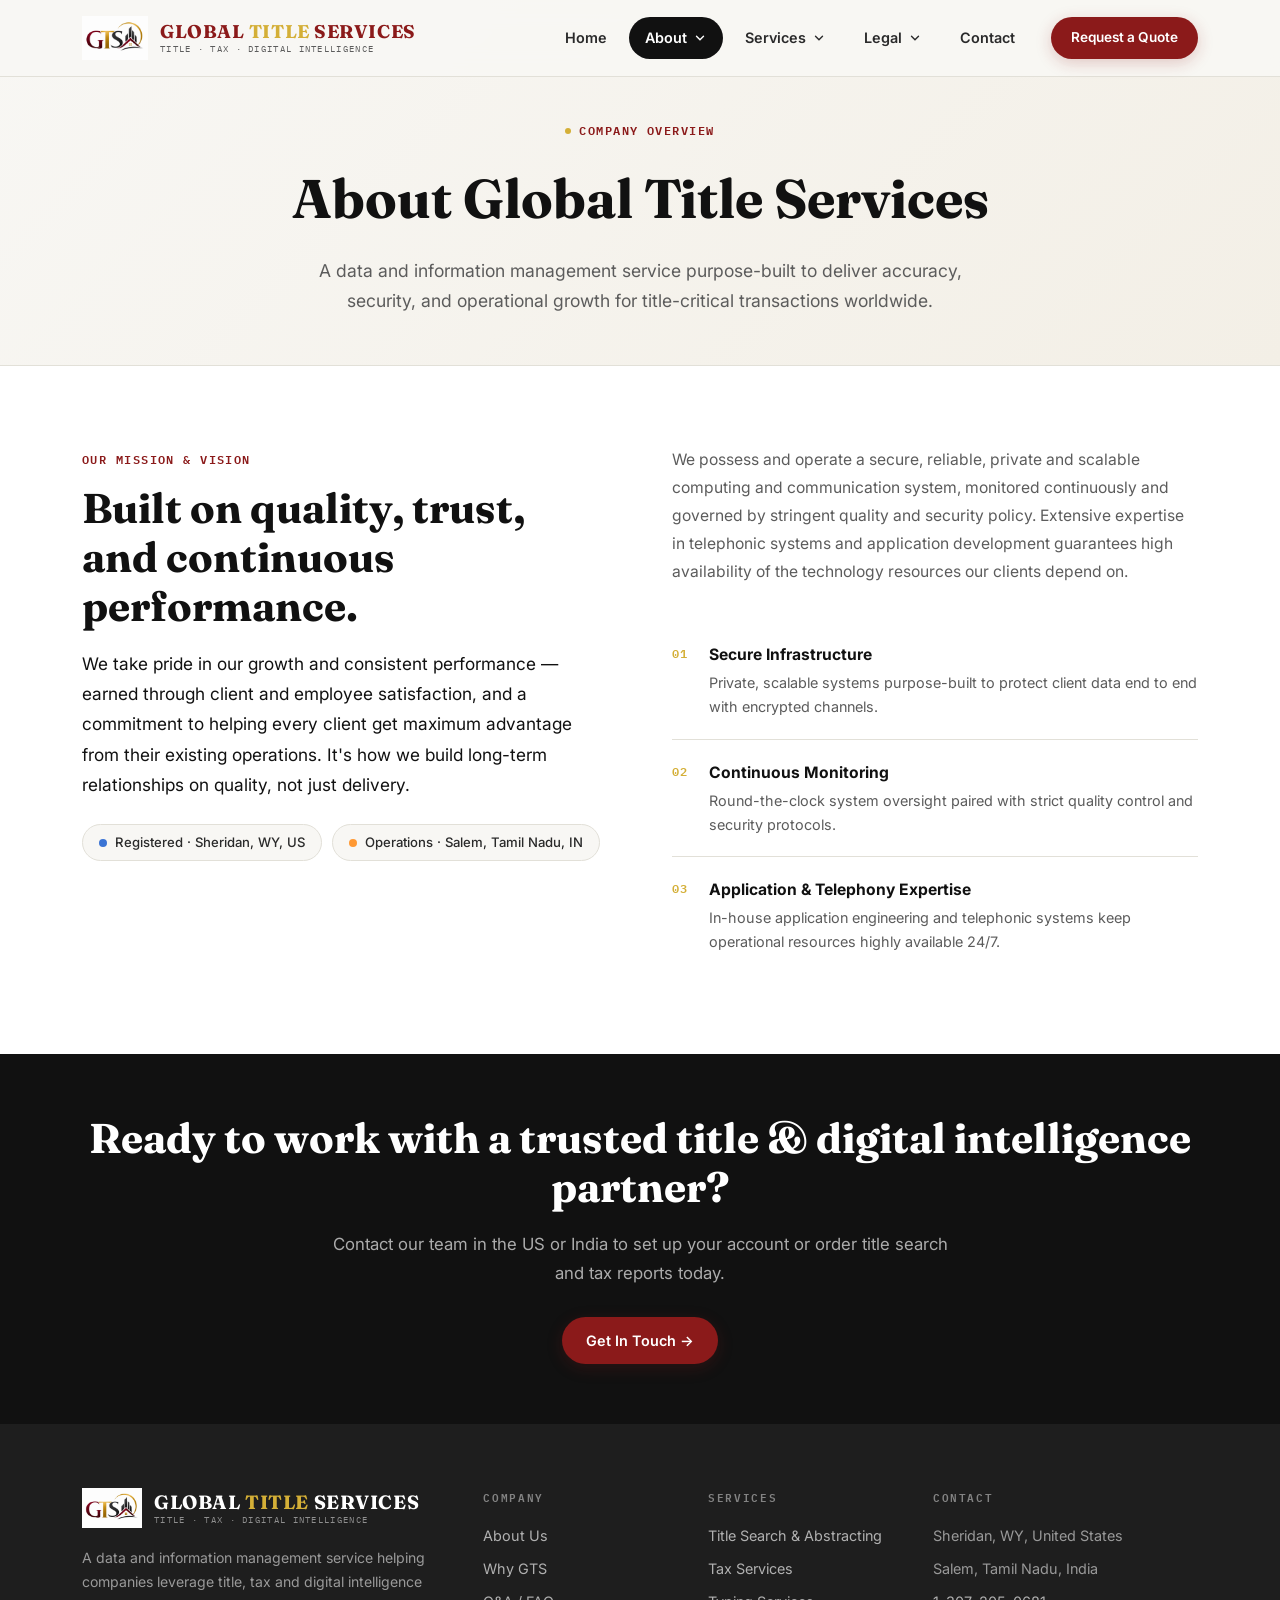
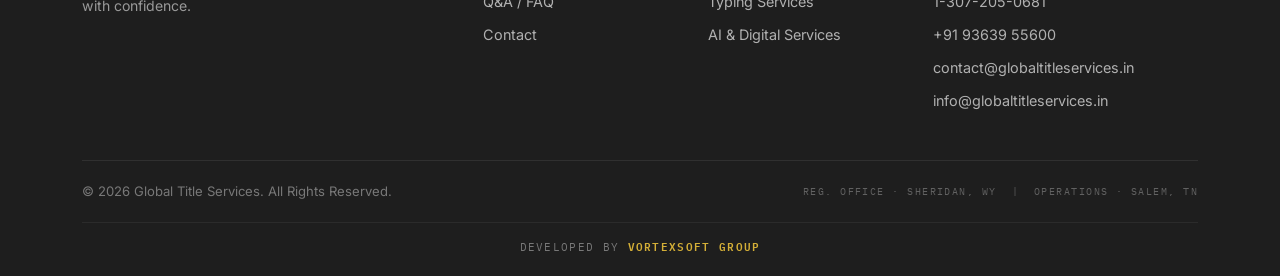
<file: C:/Users/User/OneDrive/Documents/gts website/about.html>
<!DOCTYPE html>
<html lang="en">
<head>
  <meta charset="UTF-8" />
  <meta name="viewport" content="width=device-width, initial-scale=1.0" />
  <title>About Us | Global Title Services</title>
  <meta name="description" content="Learn about Global Title Services, our registered office in Sheridan, WY, operations in Salem, Tamil Nadu, and secure computing infrastructure." />
  
  <link rel="icon" type="image/png" href="GTS ICON.png" />
  <link rel="apple-touch-icon" href="GTS ICON.png" />

  <link rel="preconnect" href="https://fonts.googleapis.com" />
  <link rel="preconnect" href="https://fonts.gstatic.com" crossorigin />
  <link href="https://fonts.googleapis.com/css2?family=Fraunces:ital,wght@0,400;0,600;0,700;1,400;1,600;1,700&family=Inter:wght@400;500;600;700;800&family=IBM+Plex+Mono:wght@400;500&display=swap" rel="stylesheet" />

  <link rel="stylesheet" href="style.css" />
</head>
<body>

  <div id="scroll-progress" aria-hidden="true"></div>

  <!-- ====== HEADER ====== -->
  <header id="site-header" role="banner">
    <div class="header-inner">
      <a href="index.html" class="header-logo" aria-label="Global Title Services — Home">
        <img src="GTS ICON.png" alt="GTS Icon" class="logo-icon" />
        <div class="brand-text">
          <span class="brand-title"><span class="brand-red">GLOBAL</span> <span class="brand-gold">TITLE</span> <span class="brand-red">SERVICES</span></span>
          <span class="brand-tagline mono">TITLE · TAX · DIGITAL INTELLIGENCE</span>
        </div>
      </a>
      
      <nav class="main-nav" aria-label="Primary navigation">
        <ul id="nav-list">
          <li class="nav-item"><a href="index.html" class="nav-link">Home</a></li>
          <li class="nav-item">
            <a href="about.html" class="nav-link active">
              About
              <svg class="dropdown-arrow" viewBox="0 0 20 20" fill="none"><path d="M5 7.5L10 12.5L15 7.5" stroke="currentColor" stroke-width="2" stroke-linecap="round"/></svg>
            </a>
            <div class="dropdown-menu">
              <a href="about.html" class="dropdown-link">
                <span class="dropdown-title">About GTS</span>
                <span class="dropdown-desc">Company footprint, values &amp; infrastructure</span>
              </a>
              <a href="why-gts.html" class="dropdown-link">
                <span class="dropdown-title">Why Choose GTS</span>
                <span class="dropdown-desc">Our operating standards &amp; client focus</span>
              </a>
            </div>
          </li>
          <li class="nav-item">
            <a href="services.html" class="nav-link">
              Services
              <svg class="dropdown-arrow" viewBox="0 0 20 20" fill="none"><path d="M5 7.5L10 12.5L15 7.5" stroke="currentColor" stroke-width="2" stroke-linecap="round"/></svg>
            </a>
            <div class="dropdown-menu">
              <a href="services.html" class="dropdown-link">
                <span class="dropdown-title">All Services Overview</span>
                <span class="dropdown-desc">Explore our full suite of solutions</span>
              </a>
              <a href="title-search.html" class="dropdown-link">
                <span class="dropdown-title">Title Search &amp; Abstracting</span>
                <span class="dropdown-desc">Owner searches, legal &amp; vesting, AVR reports</span>
              </a>
              <a href="tax-services.html" class="dropdown-link">
                <span class="dropdown-title">Tax Services</span>
                <span class="dropdown-desc">Property tax, municipal lien, code violation</span>
              </a>
              <a href="typing-services.html" class="dropdown-link">
                <span class="dropdown-title">Typing Services</span>
                <span class="dropdown-desc">Title commitments, policy &amp; ALTA documents</span>
              </a>
              <a href="ai-digital.html" class="dropdown-link">
                <span class="dropdown-title">AI &amp; Digital Services</span>
                <span class="dropdown-desc">Growth, automation, web design &amp; data intelligence</span>
              </a>
            </div>
          </li>
          <li class="nav-item">
            <a href="privacy-policy.html" class="nav-link">
              Legal
              <svg class="dropdown-arrow" viewBox="0 0 20 20" fill="none"><path d="M5 7.5L10 12.5L15 7.5" stroke="currentColor" stroke-width="2" stroke-linecap="round"/></svg>
            </a>
            <div class="dropdown-menu">
              <a href="privacy-policy.html" class="dropdown-link">
                <span class="dropdown-title">Privacy Policy</span>
                <span class="dropdown-desc">Data privacy &amp; client confidentiality</span>
              </a>
              <a href="terms-conditions.html" class="dropdown-link">
                <span class="dropdown-title">Terms &amp; Conditions</span>
                <span class="dropdown-desc">Service terms &amp; user agreement</span>
              </a>
            </div>
          </li>
          <li class="nav-item"><a href="contact.html" class="nav-link">Contact</a></li>
        </ul>
        <a href="contact.html" class="btn btn-red btn-pill header-cta">Request a Quote</a>
      </nav>

      <button class="hamburger" id="hamburger-btn" aria-label="Toggle mobile menu">
        <span></span><span></span><span></span>
      </button>
    </div>

    <!-- Mobile Drawer -->
    <div class="mobile-menu" id="mobile-menu" aria-hidden="true">
      <ul class="mobile-nav-list">
        <li class="mobile-nav-item"><a href="index.html" class="mobile-nav-link">Home</a></li>
        <li class="mobile-nav-item">
          <a href="#" class="mobile-nav-link mobile-dropdown-toggle">
            About GTS
            <svg class="dropdown-arrow" viewBox="0 0 20 20" fill="none"><path d="M5 7.5L10 12.5L15 7.5" stroke="currentColor" stroke-width="2" stroke-linecap="round"/></svg>
          </a>
          <div class="mobile-submenu">
            <a href="about.html" class="mobile-sub-link">About Us Overview</a>
            <a href="why-gts.html" class="mobile-sub-link">Why Choose GTS</a>
          </div>
        </li>
        <li class="mobile-nav-item">
          <a href="#" class="mobile-nav-link mobile-dropdown-toggle">
            Services
            <svg class="dropdown-arrow" viewBox="0 0 20 20" fill="none"><path d="M5 7.5L10 12.5L15 7.5" stroke="currentColor" stroke-width="2" stroke-linecap="round"/></svg>
          </a>
          <div class="mobile-submenu">
            <a href="services.html" class="mobile-sub-link">All Services Overview</a>
            <a href="title-search.html" class="mobile-sub-link">Title Search &amp; Abstracting</a>
            <a href="tax-services.html" class="mobile-sub-link">Tax Services</a>
            <a href="typing-services.html" class="mobile-sub-link">Typing Services</a>
            <a href="ai-digital.html" class="mobile-sub-link">AI &amp; Digital Services</a>
          </div>
        </li>
        <li class="mobile-nav-item">
          <a href="#" class="mobile-nav-link mobile-dropdown-toggle">
            Legal
            <svg class="dropdown-arrow" viewBox="0 0 20 20" fill="none"><path d="M5 7.5L10 12.5L15 7.5" stroke="currentColor" stroke-width="2" stroke-linecap="round"/></svg>
          </a>
          <div class="mobile-submenu">
            <a href="privacy-policy.html" class="mobile-sub-link">Privacy Policy</a>
            <a href="terms-conditions.html" class="mobile-sub-link">Terms &amp; Conditions</a>
          </div>
        </li>
        <li class="mobile-nav-item"><a href="contact.html" class="mobile-nav-link">Contact Us</a></li>
      </ul>
      <div class="mobile-cta-wrap">
        <a href="contact.html" class="btn btn-red btn-pill mobile-cta">Request a Quote</a>
      </div>
    </div>
  </header>

  <main>
    <!-- PAGE HEADER -->
    <section class="page-header-section">
      <div class="section-inner">
        <p class="eyebrow mono"><span class="eyebrow-dot"></span>Company Overview</p>
        <h1 class="page-header-title">About Global Title Services</h1>
        <p class="page-header-lede">
          A data and information management service purpose-built to deliver accuracy, security, and operational growth for title-critical transactions worldwide.
        </p>
      </div>
    </section>

    <!-- CONTENT SECTION -->
    <section class="about-section">
      <div class="section-inner">
        <div class="about-grid">
          <div class="about-left">
            <p class="eyebrow mono reveal-up">Our Mission &amp; Vision</p>
            <h2 class="section-heading reveal-up">Built on quality, trust, and continuous performance.</h2>
            <p class="about-intro reveal-up">
              We take pride in our growth and consistent performance — earned through client and employee satisfaction, and a commitment to helping every client get maximum advantage from their existing operations. It's how we build long-term relationships on quality, not just delivery.
            </p>
            <div class="footprint-pills reveal-up" style="margin-top:20px;">
              <span class="footprint-pill">
                <span class="pill-dot us-dot"></span>
                Registered · Sheridan, WY, US
              </span>
              <span class="footprint-pill">
                <span class="pill-dot in-dot"></span>
                Operations · Salem, Tamil Nadu, IN
              </span>
            </div>
          </div>
          <div class="about-right">
            <p class="body-copy reveal-up">
              We possess and operate a secure, reliable, private and scalable computing and communication system, monitored continuously and governed by stringent quality and security policy. Extensive expertise in telephonic systems and application development guarantees high availability of the technology resources our clients depend on.
            </p>
            <ol class="infra-list">
              <li class="infra-item reveal-up">
                <span class="infra-num mono">01</span>
                <div class="infra-content">
                  <strong>Secure Infrastructure</strong>
                  <p>Private, scalable systems purpose-built to protect client data end to end with encrypted channels.</p>
                </div>
              </li>
              <li class="infra-item reveal-up">
                <span class="infra-num mono">02</span>
                <div class="infra-content">
                  <strong>Continuous Monitoring</strong>
                  <p>Round-the-clock system oversight paired with strict quality control and security protocols.</p>
                </div>
              </li>
              <li class="infra-item reveal-up">
                <span class="infra-num mono">03</span>
                <div class="infra-content">
                  <strong>Application &amp; Telephony Expertise</strong>
                  <p>In-house application engineering and telephonic systems keep operational resources highly available 24/7.</p>
                </div>
              </li>
            </ol>
          </div>
        </div>
      </div>
    </section>

    <!-- CALL TO ACTION BANNER -->
    <section class="why-section" style="padding: 60px 0;">
      <div class="section-inner" style="text-align: center;">
        <h2 class="section-heading why-heading">Ready to work with a trusted title &amp; digital intelligence partner?</h2>
        <p class="section-intro why-intro" style="margin: 0 auto 30px;">Contact our team in the US or India to set up your account or order title search and tax reports today.</p>
        <a href="contact.html" class="btn btn-red btn-pill">Get In Touch &rarr;</a>
      </div>
    </section>
  </main>

  <!-- ====== FOOTER ====== -->
  <footer id="site-footer" role="contentinfo">
    <div class="footer-inner">
      <div class="footer-grid">
        <div class="footer-col footer-brand">
          <div class="footer-logo">
            <img src="GTS ICON.png" alt="GTS Icon" class="footer-icon" />
            <div class="brand-text">
              <span class="brand-title brand-title-footer"><span class="brand-red">GLOBAL</span> <span class="brand-gold">TITLE</span> <span class="brand-red">SERVICES</span></span>
              <span class="brand-tagline mono brand-tagline-footer">TITLE · TAX · DIGITAL INTELLIGENCE</span>
            </div>
          </div>
          <p class="footer-tagline">A data and information management service helping companies leverage title, tax and digital intelligence with confidence.</p>
        </div>
        <div class="footer-col">
          <h3 class="footer-col-title mono">Company</h3>
          <ul class="footer-links">
            <li><a href="about.html">About Us</a></li>
            <li><a href="why-gts.html">Why GTS</a></li>
            <li><a href="faq.html">Q&amp;A / FAQ</a></li>
            <li><a href="contact.html">Contact</a></li>
          </ul>
        </div>
        <div class="footer-col">
          <h3 class="footer-col-title mono">Services</h3>
          <ul class="footer-links">
            <li><a href="title-search.html">Title Search &amp; Abstracting</a></li>
            <li><a href="tax-services.html">Tax Services</a></li>
            <li><a href="typing-services.html">Typing Services</a></li>
            <li><a href="ai-digital.html">AI &amp; Digital Services</a></li>
          </ul>
        </div>
        <div class="footer-col">
          <h3 class="footer-col-title mono">Contact</h3>
          <ul class="footer-links footer-contact-links">
            <li>Sheridan, WY, United States</li>
            <li>Salem, Tamil Nadu, India</li>
            <li><a href="tel:+13072050681">1-307-205-0681</a></li>
            <li><a href="tel:+919363955600">+91 93639 55600</a></li>
            <li><a href="mailto:contact@globaltitleservices.in">contact@globaltitleservices.in</a></li>
            <li><a href="mailto:info@globaltitleservices.in">info@globaltitleservices.in</a></li>
          </ul>
        </div>
      </div>

      <div class="footer-bottom">
        <p class="footer-copy">&copy; 2026 Global Title Services. All Rights Reserved.</p>
        <p class="footer-reg mono">REG. OFFICE · SHERIDAN, WY &nbsp;|&nbsp; OPERATIONS · SALEM, TN</p>
      </div>

      <div class="footer-dev-bar">
        <p class="footer-dev mono">Developed by <a href="#" class="footer-dev-link">VortexSoft Group</a></p>
      </div>
    </div>
  </footer>

  <button class="back-to-top" id="back-to-top" aria-label="Back to top">
    <svg viewBox="0 0 24 24" fill="none"><path d="M12 19V5M5 12l7-7 7 7" stroke="currentColor" stroke-width="2.5" stroke-linecap="round" stroke-linejoin="round"/></svg>
  </button>

  <script src="script.js"></script>
</body>
</html>
</file>
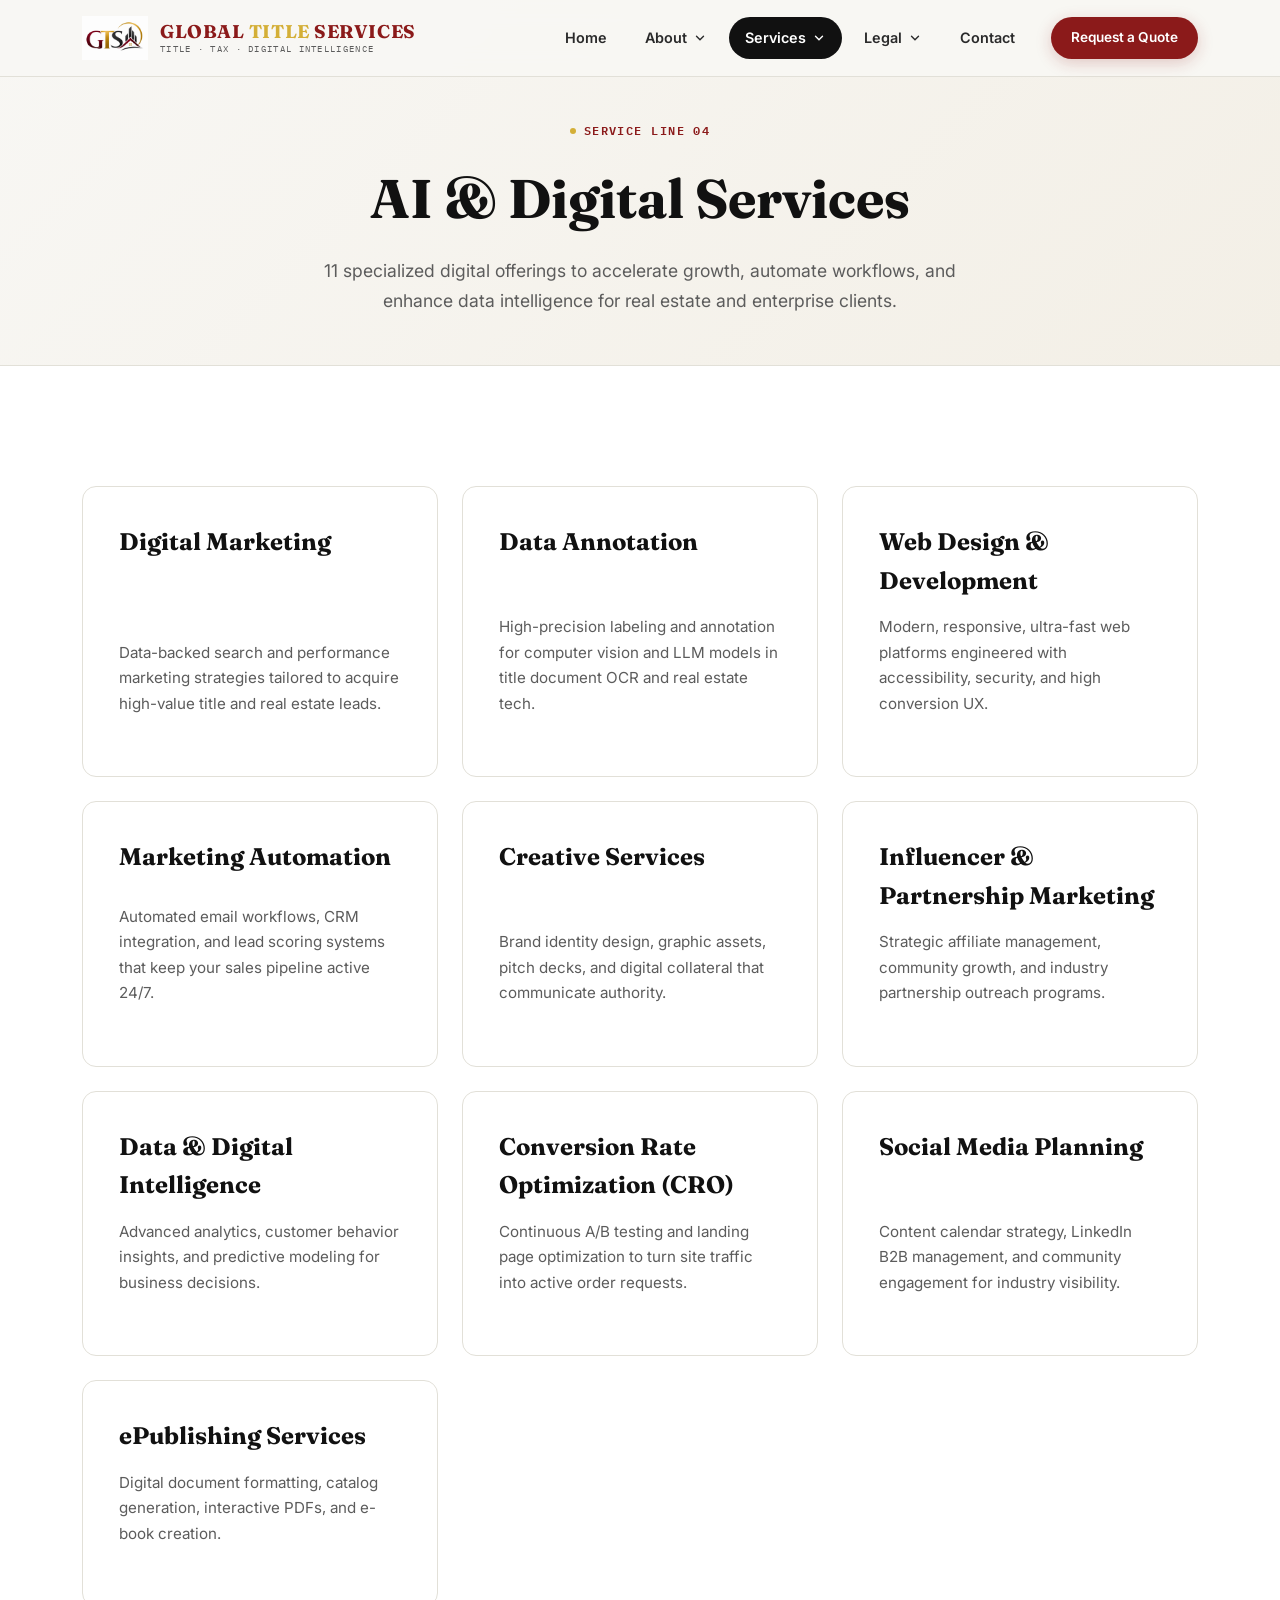
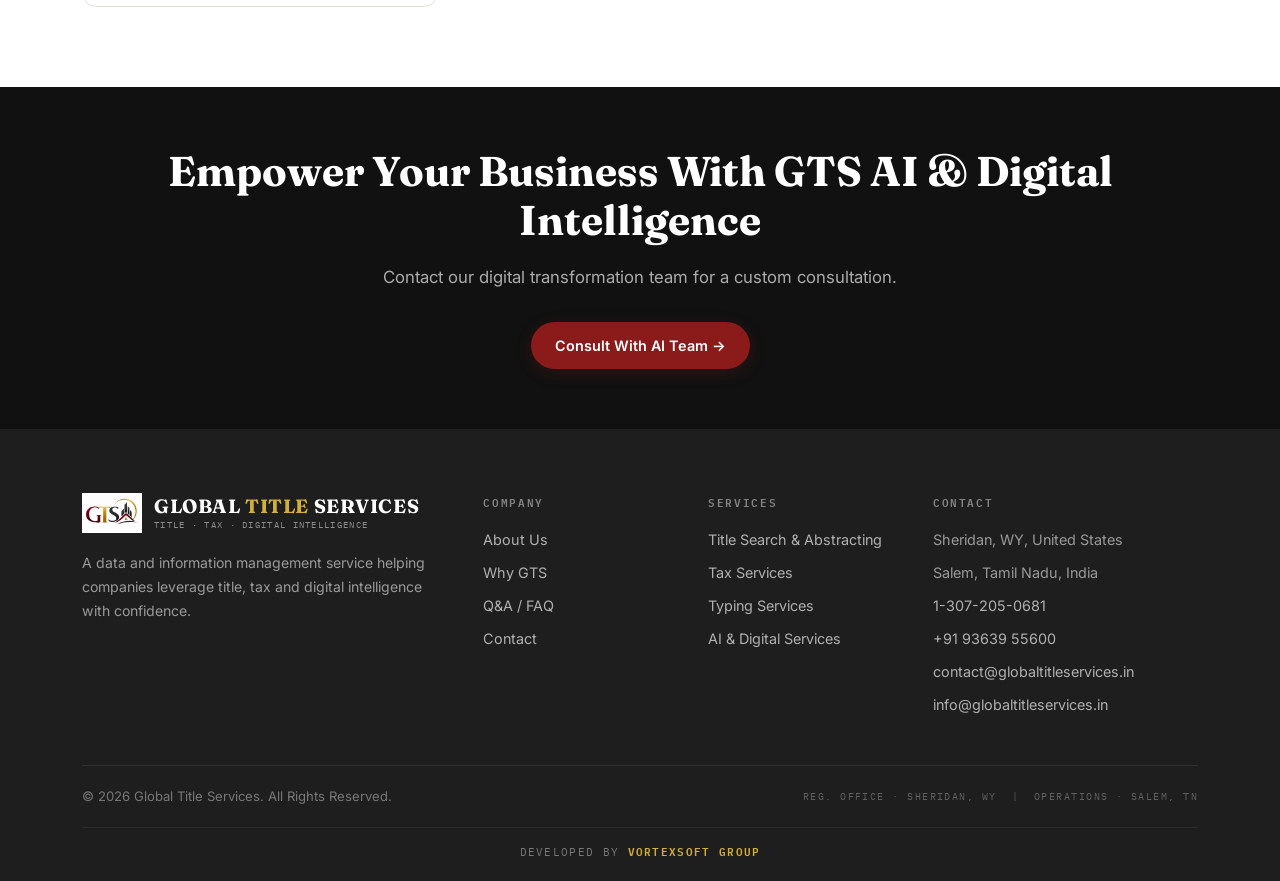
<file: C:/Users/User/OneDrive/Documents/gts website/ai-digital.html>
<!DOCTYPE html>
<html lang="en">
<head>
  <meta charset="UTF-8" />
  <meta name="viewport" content="width=device-width, initial-scale=1.0" />
  
  <title>AI &amp; Digital Services | Global Title Services</title>
  <meta name="description" content="AI data annotation, digital marketing, website engineering, marketing automation, CRO, and digital intelligence for real estate, title tech, and enterprise growth." />
  <meta name="keywords" content="AI data annotation, digital marketing agency, title tech software development, conversion rate optimization, marketing automation, ePublishing services" />
  <meta name="robots" content="index, follow" />
  <link rel="canonical" href="https://globaltitleservices.in/ai-digital.html" />

  <!-- GEO Meta Tags -->
  <meta name="geo.region" content="US-WY" />
  <meta name="geo.placename" content="Sheridan, Wyoming" />
  <meta name="geo.position" content="44.7972;-106.9560" />
  <meta name="ICBM" content="44.7972, -106.9560" />

  <!-- Open Graph -->
  <meta property="og:type" content="article" />
  <meta property="og:site_name" content="Global Title Services" />
  <meta property="og:title" content="AI &amp; Digital Services | Global Title Services" />
  <meta property="og:description" content="AI data annotation, digital marketing, website engineering, automation, and conversion rate optimization." />
  <meta property="og:url" content="https://globaltitleservices.in/ai-digital.html" />
  <meta property="og:image" content="https://globaltitleservices.in/GTS%20ICON.png" />

  <!-- Service Schema JSON-LD -->
  <script type="application/ld+json">
  {
    "@context": "https://schema.org",
    "@type": "Service",
    "name": "AI & Digital Services",
    "provider": {
      "@type": "ProfessionalService",
      "name": "Global Title Services",
      "url": "https://globaltitleservices.in/"
    },
    "serviceType": "Artificial Intelligence & Digital Intelligence Solutions",
    "areaServed": "Global",
    "description": "AI Data Annotation, Digital Marketing, Custom Web Development, Marketing Automation, CRO, Social Media Management, and ePublishing."
  }
  </script>

  <link rel="icon" type="image/png" href="GTS ICON.png" />
  <link rel="apple-touch-icon" href="GTS ICON.png" />

  <link rel="preconnect" href="https://fonts.googleapis.com" />
  <link rel="preconnect" href="https://fonts.gstatic.com" crossorigin />
  <link href="https://fonts.googleapis.com/css2?family=Fraunces:ital,wght@0,400;0,600;0,700;1,400;1,600;1,700&family=Inter:wght@400;500;600;700;800&family=IBM+Plex+Mono:wght@400;500&display=swap" rel="stylesheet" />

  <link rel="stylesheet" href="style.css" />
</head>
<body>

  <div id="scroll-progress" aria-hidden="true"></div>

  <!-- ====== HEADER ====== -->
  <header id="site-header" role="banner">
    <div class="header-inner">
      <a href="index.html" class="header-logo" aria-label="Global Title Services — Home">
        <img src="GTS ICON.png" alt="GTS Logo Icon" class="logo-icon" width="44" height="44" />
        <div class="brand-text">
          <span class="brand-title"><span class="brand-red">GLOBAL</span> <span class="brand-gold">TITLE</span> <span class="brand-red">SERVICES</span></span>
          <span class="brand-tagline mono">TITLE · TAX · DIGITAL INTELLIGENCE</span>
        </div>
      </a>
      
      <nav class="main-nav" aria-label="Primary navigation">
        <ul id="nav-list">
          <li class="nav-item"><a href="index.html" class="nav-link">Home</a></li>
          <li class="nav-item">
            <a href="about.html" class="nav-link">
              About
              <svg class="dropdown-arrow" viewBox="0 0 20 20" fill="none"><path d="M5 7.5L10 12.5L15 7.5" stroke="currentColor" stroke-width="2" stroke-linecap="round"/></svg>
            </a>
            <div class="dropdown-menu">
              <a href="about.html" class="dropdown-link">
                <span class="dropdown-title">About GTS</span>
                <span class="dropdown-desc">Company footprint, values &amp; infrastructure</span>
              </a>
              <a href="why-gts.html" class="dropdown-link">
                <span class="dropdown-title">Why Choose GTS</span>
                <span class="dropdown-desc">Our operating standards &amp; client focus</span>
              </a>
            </div>
          </li>
          <li class="nav-item">
            <a href="services.html" class="nav-link active">
              Services
              <svg class="dropdown-arrow" viewBox="0 0 20 20" fill="none"><path d="M5 7.5L10 12.5L15 7.5" stroke="currentColor" stroke-width="2" stroke-linecap="round"/></svg>
            </a>
            <div class="dropdown-menu">
              <a href="services.html" class="dropdown-link">
                <span class="dropdown-title">All Services Overview</span>
                <span class="dropdown-desc">Explore our full suite of solutions</span>
              </a>
              <a href="title-search.html" class="dropdown-link">
                <span class="dropdown-title">Title Search &amp; Abstracting</span>
                <span class="dropdown-desc">Owner searches, legal &amp; vesting, AVR reports</span>
              </a>
              <a href="tax-services.html" class="dropdown-link">
                <span class="dropdown-title">Tax Services</span>
                <span class="dropdown-desc">Property tax, municipal lien, code violation</span>
              </a>
              <a href="typing-services.html" class="dropdown-link">
                <span class="dropdown-title">Typing Services</span>
                <span class="dropdown-desc">Title commitments, policy &amp; ALTA documents</span>
              </a>
              <a href="ai-digital.html" class="dropdown-link">
                <span class="dropdown-title">AI &amp; Digital Services</span>
                <span class="dropdown-desc">Growth, automation, web design &amp; data intelligence</span>
              </a>
            </div>
          </li>
          <li class="nav-item">
            <a href="privacy-policy.html" class="nav-link">
              Legal
              <svg class="dropdown-arrow" viewBox="0 0 20 20" fill="none"><path d="M5 7.5L10 12.5L15 7.5" stroke="currentColor" stroke-width="2" stroke-linecap="round"/></svg>
            </a>
            <div class="dropdown-menu">
              <a href="privacy-policy.html" class="dropdown-link">
                <span class="dropdown-title">Privacy Policy</span>
                <span class="dropdown-desc">Data privacy &amp; client confidentiality</span>
              </a>
              <a href="terms-conditions.html" class="dropdown-link">
                <span class="dropdown-title">Terms &amp; Conditions</span>
                <span class="dropdown-desc">Service terms &amp; user agreement</span>
              </a>
            </div>
          </li>
          <li class="nav-item"><a href="contact.html" class="nav-link">Contact</a></li>
        </ul>
        <a href="contact.html" class="btn btn-red btn-pill header-cta">Request a Quote</a>
      </nav>

      <button class="hamburger" id="hamburger-btn" aria-label="Toggle mobile menu">
        <span></span><span></span><span></span>
      </button>
    </div>

    <!-- Mobile Drawer -->
    <div class="mobile-menu" id="mobile-menu" aria-hidden="true">
      <ul class="mobile-nav-list">
        <li class="mobile-nav-item"><a href="index.html" class="mobile-nav-link">Home</a></li>
        <li class="mobile-nav-item">
          <a href="#" class="mobile-nav-link mobile-dropdown-toggle">
            About GTS
            <svg class="dropdown-arrow" viewBox="0 0 20 20" fill="none"><path d="M5 7.5L10 12.5L15 7.5" stroke="currentColor" stroke-width="2" stroke-linecap="round"/></svg>
          </a>
          <div class="mobile-submenu">
            <a href="about.html" class="mobile-sub-link">About Us Overview</a>
            <a href="why-gts.html" class="mobile-sub-link">Why Choose GTS</a>
          </div>
        </li>
        <li class="mobile-nav-item">
          <a href="#" class="mobile-nav-link mobile-dropdown-toggle">
            Services
            <svg class="dropdown-arrow" viewBox="0 0 20 20" fill="none"><path d="M5 7.5L10 12.5L15 7.5" stroke="currentColor" stroke-width="2" stroke-linecap="round"/></svg>
          </a>
          <div class="mobile-submenu">
            <a href="services.html" class="mobile-sub-link">All Services Overview</a>
            <a href="title-search.html" class="mobile-sub-link">Title Search &amp; Abstracting</a>
            <a href="tax-services.html" class="mobile-sub-link">Tax Services</a>
            <a href="typing-services.html" class="mobile-sub-link">Typing Services</a>
            <a href="ai-digital.html" class="mobile-sub-link">AI &amp; Digital Services</a>
          </div>
        </li>
        <li class="mobile-nav-item">
          <a href="#" class="mobile-nav-link mobile-dropdown-toggle">
            Legal
            <svg class="dropdown-arrow" viewBox="0 0 20 20" fill="none"><path d="M5 7.5L10 12.5L15 7.5" stroke="currentColor" stroke-width="2" stroke-linecap="round"/></svg>
          </a>
          <div class="mobile-submenu">
            <a href="privacy-policy.html" class="mobile-sub-link">Privacy Policy</a>
            <a href="terms-conditions.html" class="mobile-sub-link">Terms &amp; Conditions</a>
          </div>
        </li>
        <li class="mobile-nav-item"><a href="contact.html" class="mobile-nav-link">Contact Us</a></li>
      </ul>
      <div class="mobile-cta-wrap">
        <a href="contact.html" class="btn btn-red btn-pill mobile-cta">Request a Quote</a>
      </div>
    </div>
  </header>

  <main>
    <!-- PAGE HEADER -->
    <section class="page-header-section">
      <div class="section-inner">
        <p class="eyebrow mono"><span class="eyebrow-dot"></span>Service Line 04</p>
        <h1 class="page-header-title">AI &amp; Digital Services</h1>
        <p class="page-header-lede">
          11 specialized digital offerings to accelerate growth, automate workflows, and enhance data intelligence for real estate and enterprise clients.
        </p>
      </div>
    </section>

    <!-- CONTENT SECTION -->
    <section class="about-section">
      <div class="section-inner">
        <div class="services-grid" style="grid-template-columns: repeat(auto-fit, minmax(280px, 1fr)); gap: 24px;">

          <div class="service-card reveal-up">
            <h3 class="service-card-title">Digital Marketing</h3>
            <p class="service-card-desc">Data-backed search and performance marketing strategies tailored to acquire high-value title and real estate leads.</p>
          </div>

          <div class="service-card reveal-up" data-delay="60">
            <h3 class="service-card-title">Data Annotation</h3>
            <p class="service-card-desc">High-precision labeling and annotation for computer vision and LLM models in title document OCR and real estate tech.</p>
          </div>

          <div class="service-card reveal-up" data-delay="120">
            <h3 class="service-card-title">Web Design &amp; Development</h3>
            <p class="service-card-desc">Modern, responsive, ultra-fast web platforms engineered with accessibility, security, and high conversion UX.</p>
          </div>

          <div class="service-card reveal-up" data-delay="180">
            <h3 class="service-card-title">Marketing Automation</h3>
            <p class="service-card-desc">Automated email workflows, CRM integration, and lead scoring systems that keep your sales pipeline active 24/7.</p>
          </div>

          <div class="service-card reveal-up" data-delay="240">
            <h3 class="service-card-title">Creative Services</h3>
            <p class="service-card-desc">Brand identity design, graphic assets, pitch decks, and digital collateral that communicate authority.</p>
          </div>

          <div class="service-card reveal-up" data-delay="300">
            <h3 class="service-card-title">Influencer &amp; Partnership Marketing</h3>
            <p class="service-card-desc">Strategic affiliate management, community growth, and industry partnership outreach programs.</p>
          </div>

          <div class="service-card reveal-up" data-delay="360">
            <h3 class="service-card-title">Data &amp; Digital Intelligence</h3>
            <p class="service-card-desc">Advanced analytics, customer behavior insights, and predictive modeling for business decisions.</p>
          </div>

          <div class="service-card reveal-up" data-delay="420">
            <h3 class="service-card-title">Conversion Rate Optimization (CRO)</h3>
            <p class="service-card-desc">Continuous A/B testing and landing page optimization to turn site traffic into active order requests.</p>
          </div>

          <div class="service-card reveal-up" data-delay="480">
            <h3 class="service-card-title">Social Media Planning</h3>
            <p class="service-card-desc">Content calendar strategy, LinkedIn B2B management, and community engagement for industry visibility.</p>
          </div>

          <div class="service-card reveal-up" data-delay="540">
            <h3 class="service-card-title">ePublishing Services</h3>
            <p class="service-card-desc">Digital document formatting, catalog generation, interactive PDFs, and e-book creation.</p>
          </div>

        </div>
      </div>
    </section>

    <!-- BANNER -->
    <section class="why-section" style="padding: 60px 0;">
      <div class="section-inner" style="text-align: center;">
        <h2 class="section-heading why-heading">Empower Your Business With GTS AI &amp; Digital Intelligence</h2>
        <p class="section-intro why-intro" style="margin: 0 auto 30px;">Contact our digital transformation team for a custom consultation.</p>
        <a href="contact.html" class="btn btn-red btn-pill">Consult With AI Team &rarr;</a>
      </div>
    </section>
  </main>

  <!-- ====== FOOTER ====== -->
  <footer id="site-footer" role="contentinfo">
    <div class="footer-inner">
      <div class="footer-grid">
        <div class="footer-col footer-brand">
          <div class="footer-logo">
            <img src="GTS ICON.png" alt="GTS Logo Icon" class="footer-icon" width="40" height="40" />
            <div class="brand-text">
              <span class="brand-title brand-title-footer"><span class="brand-red">GLOBAL</span> <span class="brand-gold">TITLE</span> <span class="brand-red">SERVICES</span></span>
              <span class="brand-tagline mono brand-tagline-footer">TITLE · TAX · DIGITAL INTELLIGENCE</span>
            </div>
          </div>
          <p class="footer-tagline">A data and information management service helping companies leverage title, tax and digital intelligence with confidence.</p>
        </div>
        <div class="footer-col">
          <h3 class="footer-col-title mono">Company</h3>
          <ul class="footer-links">
            <li><a href="about.html">About Us</a></li>
            <li><a href="why-gts.html">Why GTS</a></li>
            <li><a href="faq.html">Q&amp;A / FAQ</a></li>
            <li><a href="contact.html">Contact</a></li>
          </ul>
        </div>
        <div class="footer-col">
          <h3 class="footer-col-title mono">Services</h3>
          <ul class="footer-links">
            <li><a href="title-search.html">Title Search &amp; Abstracting</a></li>
            <li><a href="tax-services.html">Tax Services</a></li>
            <li><a href="typing-services.html">Typing Services</a></li>
            <li><a href="ai-digital.html">AI &amp; Digital Services</a></li>
          </ul>
        </div>
        <div class="footer-col">
          <h3 class="footer-col-title mono">Contact</h3>
          <ul class="footer-links footer-contact-links">
            <li>Sheridan, WY, United States</li>
            <li>Salem, Tamil Nadu, India</li>
            <li><a href="tel:+13072050681">1-307-205-0681</a></li>
            <li><a href="tel:+919363955600">+91 93639 55600</a></li>
            <li><a href="mailto:contact@globaltitleservices.in">contact@globaltitleservices.in</a></li>
            <li><a href="mailto:info@globaltitleservices.in">info@globaltitleservices.in</a></li>
          </ul>
        </div>
      </div>

      <div class="footer-bottom">
        <p class="footer-copy">&copy; 2026 Global Title Services. All Rights Reserved.</p>
        <p class="footer-reg mono">REG. OFFICE · SHERIDAN, WY &nbsp;|&nbsp; OPERATIONS · SALEM, TN</p>
      </div>

      <div class="footer-dev-bar">
        <p class="footer-dev mono">Developed by <a href="#" class="footer-dev-link">VortexSoft Group</a></p>
      </div>
    </div>
  </footer>

  <button class="back-to-top" id="back-to-top" aria-label="Back to top">
    <svg viewBox="0 0 24 24" fill="none"><path d="M12 19V5M5 12l7-7 7 7" stroke="currentColor" stroke-width="2.5" stroke-linecap="round" stroke-linejoin="round"/></svg>
  </button>

  <script src="script.js"></script>
</body>
</html>
</file>
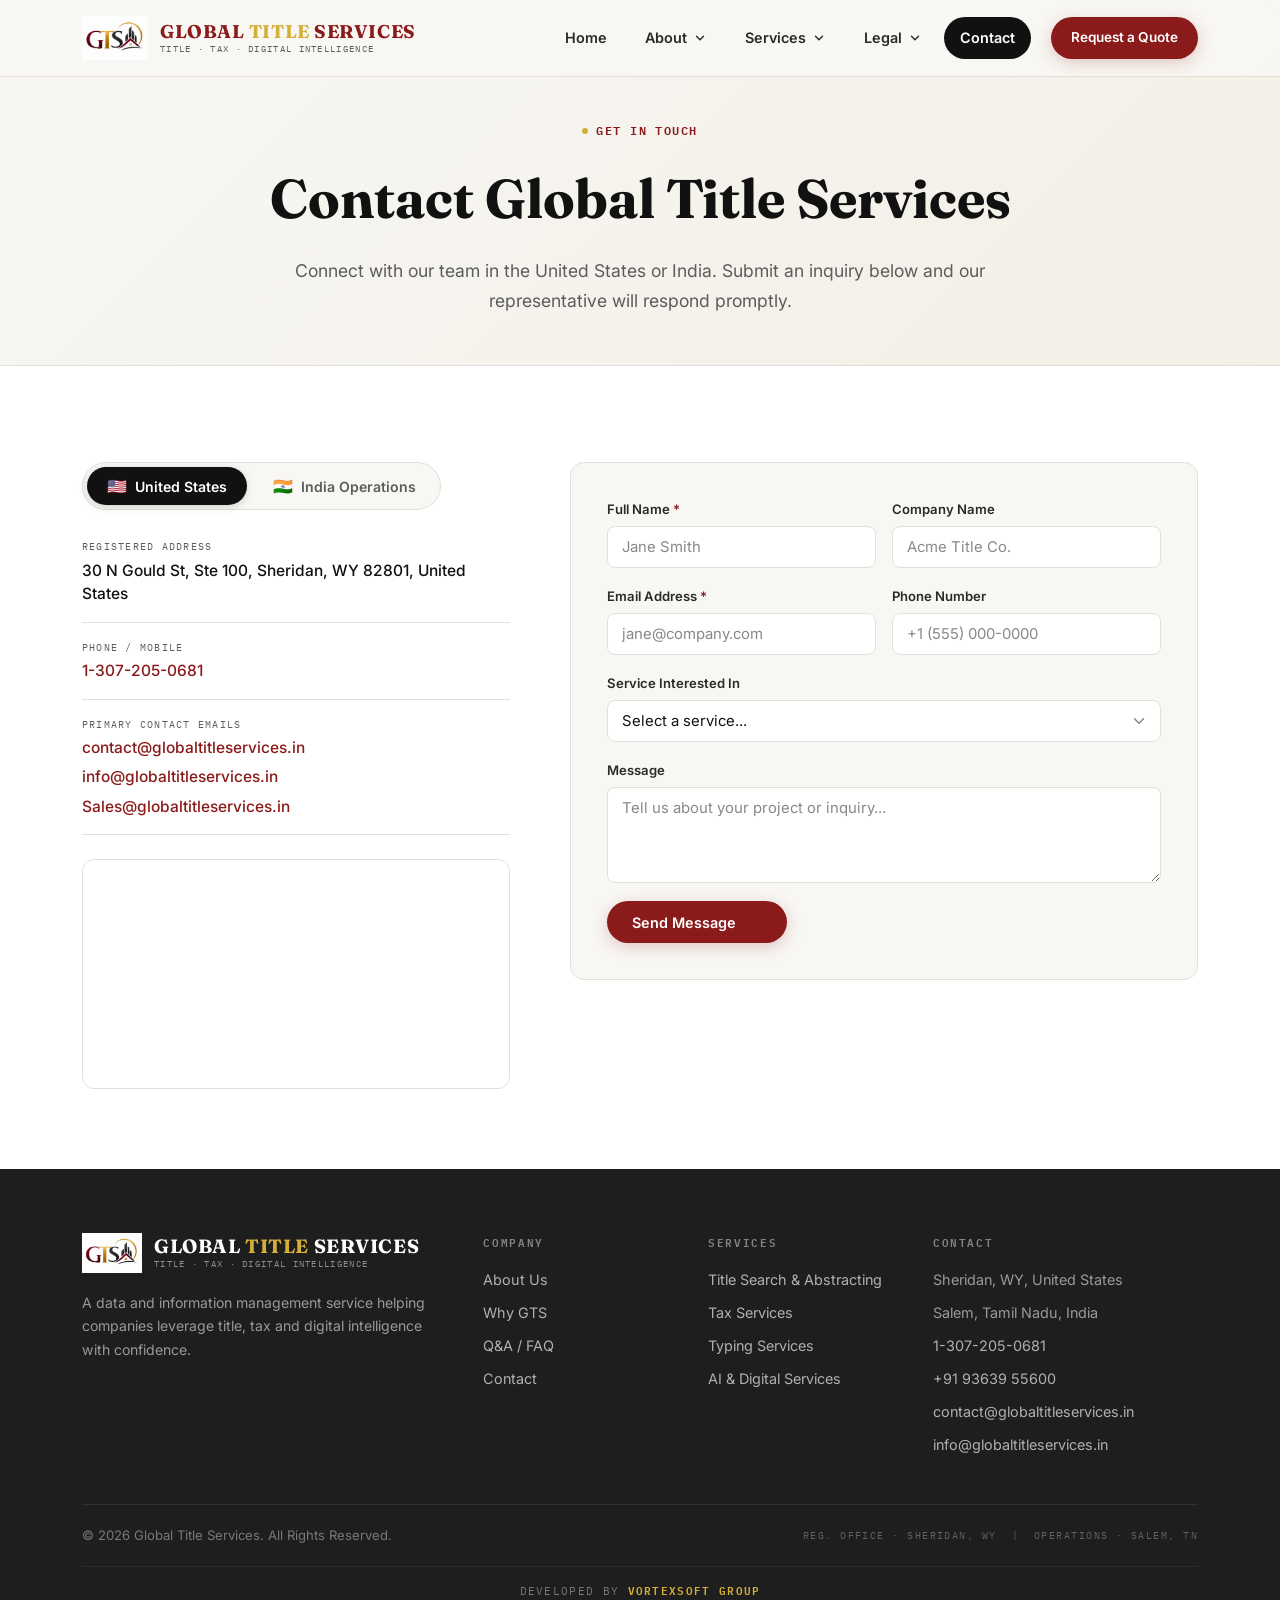
<file: C:/Users/User/OneDrive/Documents/gts website/contact.html>
<!DOCTYPE html>
<html lang="en">
<head>
  <meta charset="UTF-8" />
  <meta name="viewport" content="width=device-width, initial-scale=1.0" />
  
  <title>Contact Us | Global Title Services</title>
  <meta name="description" content="Get in touch with Global Title Services in Sheridan, WY (US Registered Office) or Salem, Tamil Nadu (India Operations Center). Place an order or request custom title search solutions." />
  <meta name="keywords" content="Contact Global Title Services, GTS Sheridan WY address, GTS Salem Tamil Nadu address, title search inquiry, title abstracting contact" />
  <meta name="robots" content="index, follow" />
  <link rel="canonical" href="https://globaltitleservices.in/contact.html" />

  <!-- GEO Meta Tags -->
  <meta name="geo.region" content="US-WY" />
  <meta name="geo.placename" content="Sheridan, Wyoming" />
  <meta name="geo.position" content="44.7972;-106.9560" />
  <meta name="ICBM" content="44.7972, -106.9560" />

  <!-- Open Graph -->
  <meta property="og:type" content="article" />
  <meta property="og:site_name" content="Global Title Services" />
  <meta property="og:title" content="Contact Us | Global Title Services" />
  <meta property="og:description" content="Connect with our team in Sheridan, WY or Salem, TN for title search, tax reports, and digital services." />
  <meta property="og:url" content="https://globaltitleservices.in/contact.html" />
  <meta property="og:image" content="https://globaltitleservices.in/GTS%20ICON.png" />
  
  <link rel="icon" type="image/png" href="GTS ICON.png" />
  <link rel="apple-touch-icon" href="GTS ICON.png" />

  <link rel="preconnect" href="https://fonts.googleapis.com" />
  <link rel="preconnect" href="https://fonts.gstatic.com" crossorigin />
  <link href="https://fonts.googleapis.com/css2?family=Fraunces:ital,wght@0,400;0,600;0,700;1,400;1,600;1,700&family=Inter:wght@400;500;600;700;800&family=IBM+Plex+Mono:wght@400;500&display=swap" rel="stylesheet" />

  <link rel="stylesheet" href="style.css" />
</head>
<body>

  <div id="scroll-progress" aria-hidden="true"></div>

  <!-- ====== HEADER ====== -->
  <header id="site-header" role="banner">
    <div class="header-inner">
      <a href="index.html" class="header-logo" aria-label="Global Title Services — Home">
        <img src="GTS ICON.png" alt="GTS Logo Icon" class="logo-icon" width="44" height="44" />
        <div class="brand-text">
          <span class="brand-title"><span class="brand-red">GLOBAL</span> <span class="brand-gold">TITLE</span> <span class="brand-red">SERVICES</span></span>
          <span class="brand-tagline mono">TITLE · TAX · DIGITAL INTELLIGENCE</span>
        </div>
      </a>
      
      <nav class="main-nav" aria-label="Primary navigation">
        <ul id="nav-list">
          <li class="nav-item"><a href="index.html" class="nav-link">Home</a></li>
          <li class="nav-item">
            <a href="about.html" class="nav-link">
              About
              <svg class="dropdown-arrow" viewBox="0 0 20 20" fill="none"><path d="M5 7.5L10 12.5L15 7.5" stroke="currentColor" stroke-width="2" stroke-linecap="round"/></svg>
            </a>
            <div class="dropdown-menu">
              <a href="about.html" class="dropdown-link">
                <span class="dropdown-title">About GTS</span>
                <span class="dropdown-desc">Company footprint, values &amp; infrastructure</span>
              </a>
              <a href="why-gts.html" class="dropdown-link">
                <span class="dropdown-title">Why Choose GTS</span>
                <span class="dropdown-desc">Our operating standards &amp; client focus</span>
              </a>
            </div>
          </li>
          <li class="nav-item">
            <a href="services.html" class="nav-link">
              Services
              <svg class="dropdown-arrow" viewBox="0 0 20 20" fill="none"><path d="M5 7.5L10 12.5L15 7.5" stroke="currentColor" stroke-width="2" stroke-linecap="round"/></svg>
            </a>
            <div class="dropdown-menu">
              <a href="services.html" class="dropdown-link">
                <span class="dropdown-title">All Services Overview</span>
                <span class="dropdown-desc">Explore our full suite of solutions</span>
              </a>
              <a href="title-search.html" class="dropdown-link">
                <span class="dropdown-title">Title Search &amp; Abstracting</span>
                <span class="dropdown-desc">Owner searches, legal &amp; vesting, AVR reports</span>
              </a>
              <a href="tax-services.html" class="dropdown-link">
                <span class="dropdown-title">Tax Services</span>
                <span class="dropdown-desc">Property tax, municipal lien, code violation</span>
              </a>
              <a href="typing-services.html" class="dropdown-link">
                <span class="dropdown-title">Typing Services</span>
                <span class="dropdown-desc">Title commitments, policy &amp; ALTA documents</span>
              </a>
              <a href="ai-digital.html" class="dropdown-link">
                <span class="dropdown-title">AI &amp; Digital Services</span>
                <span class="dropdown-desc">Growth, automation, web design &amp; data intelligence</span>
              </a>
            </div>
          </li>
          <li class="nav-item">
            <a href="privacy-policy.html" class="nav-link">
              Legal
              <svg class="dropdown-arrow" viewBox="0 0 20 20" fill="none"><path d="M5 7.5L10 12.5L15 7.5" stroke="currentColor" stroke-width="2" stroke-linecap="round"/></svg>
            </a>
            <div class="dropdown-menu">
              <a href="privacy-policy.html" class="dropdown-link">
                <span class="dropdown-title">Privacy Policy</span>
                <span class="dropdown-desc">Data privacy &amp; client confidentiality</span>
              </a>
              <a href="terms-conditions.html" class="dropdown-link">
                <span class="dropdown-title">Terms &amp; Conditions</span>
                <span class="dropdown-desc">Service terms &amp; user agreement</span>
              </a>
            </div>
          </li>
          <li class="nav-item"><a href="contact.html" class="nav-link active">Contact</a></li>
        </ul>
        <a href="contact.html" class="btn btn-red btn-pill header-cta">Request a Quote</a>
      </nav>

      <button class="hamburger" id="hamburger-btn" aria-label="Toggle mobile menu">
        <span></span><span></span><span></span>
      </button>
    </div>

    <!-- Mobile Drawer -->
    <div class="mobile-menu" id="mobile-menu" aria-hidden="true">
      <ul class="mobile-nav-list">
        <li class="mobile-nav-item"><a href="index.html" class="mobile-nav-link">Home</a></li>
        <li class="mobile-nav-item">
          <a href="#" class="mobile-nav-link mobile-dropdown-toggle">
            About GTS
            <svg class="dropdown-arrow" viewBox="0 0 20 20" fill="none"><path d="M5 7.5L10 12.5L15 7.5" stroke="currentColor" stroke-width="2" stroke-linecap="round"/></svg>
          </a>
          <div class="mobile-submenu">
            <a href="about.html" class="mobile-sub-link">About Us Overview</a>
            <a href="why-gts.html" class="mobile-sub-link">Why Choose GTS</a>
          </div>
        </li>
        <li class="mobile-nav-item">
          <a href="#" class="mobile-nav-link mobile-dropdown-toggle">
            Services
            <svg class="dropdown-arrow" viewBox="0 0 20 20" fill="none"><path d="M5 7.5L10 12.5L15 7.5" stroke="currentColor" stroke-width="2" stroke-linecap="round"/></svg>
          </a>
          <div class="mobile-submenu">
            <a href="services.html" class="mobile-sub-link">All Services Overview</a>
            <a href="title-search.html" class="mobile-sub-link">Title Search &amp; Abstracting</a>
            <a href="tax-services.html" class="mobile-sub-link">Tax Services</a>
            <a href="typing-services.html" class="mobile-sub-link">Typing Services</a>
            <a href="ai-digital.html" class="mobile-sub-link">AI &amp; Digital Services</a>
          </div>
        </li>
        <li class="mobile-nav-item">
          <a href="#" class="mobile-nav-link mobile-dropdown-toggle">
            Legal
            <svg class="dropdown-arrow" viewBox="0 0 20 20" fill="none"><path d="M5 7.5L10 12.5L15 7.5" stroke="currentColor" stroke-width="2" stroke-linecap="round"/></svg>
          </a>
          <div class="mobile-submenu">
            <a href="privacy-policy.html" class="mobile-sub-link">Privacy Policy</a>
            <a href="terms-conditions.html" class="mobile-sub-link">Terms &amp; Conditions</a>
          </div>
        </li>
        <li class="mobile-nav-item"><a href="contact.html" class="mobile-nav-link">Contact Us</a></li>
      </ul>
      <div class="mobile-cta-wrap">
        <a href="contact.html" class="btn btn-red btn-pill mobile-cta">Request a Quote</a>
      </div>
    </div>
  </header>

  <main>
    <!-- PAGE HEADER -->
    <section class="page-header-section">
      <div class="section-inner">
        <p class="eyebrow mono"><span class="eyebrow-dot"></span>Get In Touch</p>
        <h1 class="page-header-title">Contact Global Title Services</h1>
        <p class="page-header-lede">
          Connect with our team in the United States or India. Submit an inquiry below and our representative will respond promptly.
        </p>
      </div>
    </section>

    <!-- CONTACT SECTION -->
    <section class="contact-section">
      <div class="section-inner">
        <div class="contact-grid">
          <!-- Left — Region Tabs + Info -->
          <div class="contact-info reveal-up">
            <div class="region-tabs" role="tablist" aria-label="Office regions">
              <button class="region-tab active" role="tab" aria-selected="true" aria-controls="region-us" id="tab-us">
                <span class="tab-flag">🇺🇸</span> United States
              </button>
              <button class="region-tab" role="tab" aria-selected="false" aria-controls="region-in" id="tab-in">
                <span class="tab-flag">🇮🇳</span> India Operations
              </button>
            </div>

            <div class="region-panel active" id="region-us" role="tabpanel" aria-labelledby="tab-us">
              <div class="info-field">
                <span class="info-label mono">Registered Address</span>
                <span class="info-value">30 N Gould St, Ste 100, Sheridan, WY 82801, United States</span>
              </div>
              <div class="info-field">
                <span class="info-label mono">Phone / Mobile</span>
                <a href="tel:+13072050681" class="info-value info-link">1-307-205-0681</a>
              </div>
              <div class="info-field">
                <span class="info-label mono">Primary Contact Emails</span>
                <a href="mailto:contact@globaltitleservices.in" class="info-value info-link">contact@globaltitleservices.in</a>
                <a href="mailto:info@globaltitleservices.in" class="info-value info-link" style="margin-top:2px;">info@globaltitleservices.in</a>
                <a href="mailto:Sales@globaltitleservices.in" class="info-value info-link" style="margin-top:2px;">Sales@globaltitleservices.in</a>
              </div>
              <div class="map-embed">
                <iframe
                  title="GTS Registered Office — Sheridan, WY"
                  src="https://www.google.com/maps/embed?pb=!1m18!1m12!1m3!1d2867.4!2d-106.9560!3d44.7972!2m3!1f0!2f0!3f0!3m2!1i1024!2i768!4f13.1!3m3!1m2!1s0x5335fabc2a655555%3A0x3f23e3b1e7f1!2s30%20N%20Gould%20St%2C%20Sheridan%2C%20WY%2082801!5e0!3m2!1sen!2sus!4v1699000000000"
                  width="100%" height="220" style="border:0;border-radius:12px;" allowfullscreen loading="lazy" referrerpolicy="no-referrer-when-downgrade">
                </iframe>
              </div>
            </div>

            <div class="region-panel" id="region-in" role="tabpanel" aria-labelledby="tab-in" hidden>
              <div class="info-field">
                <span class="info-label mono">Operations Address</span>
                <span class="info-value">5, Kalarampatty Street No. 1, Gugai, Salem – 636006, Tamil Nadu, India</span>
              </div>
              <div class="info-field">
                <span class="info-label mono">Phone</span>
                <a href="tel:+919363955600" class="info-value info-link">+91 93639 55600</a>
              </div>
              <div class="info-field">
                <span class="info-label mono">Primary Contact Emails</span>
                <a href="mailto:contact@globaltitleservices.in" class="info-value info-link">contact@globaltitleservices.in</a>
                <a href="mailto:info@globaltitleservices.in" class="info-value info-link" style="margin-top:2px;">info@globaltitleservices.in</a>
              </div>
              <div class="map-embed">
                <iframe
                  title="GTS Operations — Salem, Tamil Nadu"
                  src="https://www.google.com/maps/embed?pb=!1m18!1m12!1m3!1d3914.0!2d78.1549!3d11.6532!2m3!1f0!2f0!3f0!3m2!1i1024!2i768!4f13.1!3m3!1m2!1s0x3babf1e3e5b7e5e3%3A0x7b9d9d9d9d9d9d9d!2sGugai%2C%20Salem%2C%20Tamil%20Nadu%20636006!5e0!3m2!1sen!2sin!4v1699000000000"
                  width="100%" height="220" style="border:0;border-radius:12px;" allowfullscreen loading="lazy" referrerpolicy="no-referrer-when-downgrade">
                </iframe>
              </div>
            </div>
          </div>

          <!-- Right — Contact Form -->
          <div class="contact-form-wrap reveal-up" data-delay="90">
            <form class="contact-form" id="contact-form" action="contact.php" method="POST" novalidate>
              <input type="hidden" name="_cc" value="info@globaltitleservices.in,Sales@globaltitleservices.in" />
              <input type="hidden" name="_subject" value="New Direct Contact Form Submission — Global Title Services" />
              <div class="form-row">
                <div class="form-field">
                  <label for="f-name">Full Name <span class="req-star" aria-hidden="true">*</span></label>
                  <input type="text" id="f-name" name="full_name" required placeholder="Jane Smith" autocomplete="name" />
                </div>
                <div class="form-field">
                  <label for="f-company">Company Name</label>
                  <input type="text" id="f-company" name="company" placeholder="Acme Title Co." autocomplete="organization" />
                </div>
              </div>
              <div class="form-row">
                <div class="form-field">
                  <label for="f-email">Email Address <span class="req-star" aria-hidden="true">*</span></label>
                  <input type="email" id="f-email" name="email" required placeholder="jane@company.com" autocomplete="email" />
                </div>
                <div class="form-field">
                  <label for="f-phone">Phone Number</label>
                  <input type="tel" id="f-phone" name="phone" placeholder="+1 (555) 000-0000" autocomplete="tel" />
                </div>
              </div>
              <div class="form-field">
                <label for="f-service">Service Interested In</label>
                <select id="f-service" name="service">
                  <option value="" disabled selected>Select a service...</option>
                  <option value="Title Search & Abstracting">Title Search &amp; Abstracting</option>
                  <option value="Tax Services">Tax Services</option>
                  <option value="Typing Services">Typing Services</option>
                  <option value="AI & Digital Services">AI &amp; Digital Services</option>
                  <option value="Other">Other</option>
                </select>
              </div>
              <div class="form-field">
                <label for="f-message">Message</label>
                <textarea id="f-message" name="message" rows="4" placeholder="Tell us about your project or inquiry..."></textarea>
              </div>
              <button type="submit" class="btn btn-red btn-pill btn-submit" id="form-submit-btn">
                <span class="btn-label">Send Message</span>
                <svg class="btn-check-icon" viewBox="0 0 20 20" fill="none" aria-hidden="true"><path d="M4 10l4 4 8-8" stroke="currentColor" stroke-width="2.5" stroke-linecap="round" stroke-linejoin="round"/></svg>
              </button>
            </form>
          </div>
        </div>
      </div>
    </section>
  </main>

  <!-- ====== FOOTER ====== -->
  <footer id="site-footer" role="contentinfo">
    <div class="footer-inner">
      <div class="footer-grid">
        <div class="footer-col footer-brand">
          <div class="footer-logo">
            <img src="GTS ICON.png" alt="GTS Logo Icon" class="footer-icon" width="40" height="40" />
            <div class="brand-text">
              <span class="brand-title brand-title-footer"><span class="brand-red">GLOBAL</span> <span class="brand-gold">TITLE</span> <span class="brand-red">SERVICES</span></span>
              <span class="brand-tagline mono brand-tagline-footer">TITLE · TAX · DIGITAL INTELLIGENCE</span>
            </div>
          </div>
          <p class="footer-tagline">A data and information management service helping companies leverage title, tax and digital intelligence with confidence.</p>
        </div>
        <div class="footer-col">
          <h3 class="footer-col-title mono">Company</h3>
          <ul class="footer-links">
            <li><a href="about.html">About Us</a></li>
            <li><a href="why-gts.html">Why GTS</a></li>
            <li><a href="faq.html">Q&amp;A / FAQ</a></li>
            <li><a href="contact.html">Contact</a></li>
          </ul>
        </div>
        <div class="footer-col">
          <h3 class="footer-col-title mono">Services</h3>
          <ul class="footer-links">
            <li><a href="title-search.html">Title Search &amp; Abstracting</a></li>
            <li><a href="tax-services.html">Tax Services</a></li>
            <li><a href="typing-services.html">Typing Services</a></li>
            <li><a href="ai-digital.html">AI &amp; Digital Services</a></li>
          </ul>
        </div>
        <div class="footer-col">
          <h3 class="footer-col-title mono">Contact</h3>
          <ul class="footer-links footer-contact-links">
            <li>Sheridan, WY, United States</li>
            <li>Salem, Tamil Nadu, India</li>
            <li><a href="tel:+13072050681">1-307-205-0681</a></li>
            <li><a href="tel:+919363955600">+91 93639 55600</a></li>
            <li><a href="mailto:contact@globaltitleservices.in">contact@globaltitleservices.in</a></li>
            <li><a href="mailto:info@globaltitleservices.in">info@globaltitleservices.in</a></li>
          </ul>
        </div>
      </div>

      <div class="footer-bottom">
        <p class="footer-copy">&copy; 2026 Global Title Services. All Rights Reserved.</p>
        <p class="footer-reg mono">REG. OFFICE · SHERIDAN, WY &nbsp;|&nbsp; OPERATIONS · SALEM, TN</p>
      </div>

      <div class="footer-dev-bar">
        <p class="footer-dev mono">Developed by <a href="#" class="footer-dev-link">VortexSoft Group</a></p>
      </div>
    </div>
  </footer>

  <button class="back-to-top" id="back-to-top" aria-label="Back to top">
    <svg viewBox="0 0 24 24" fill="none"><path d="M12 19V5M5 12l7-7 7 7" stroke="currentColor" stroke-width="2.5" stroke-linecap="round" stroke-linejoin="round"/></svg>
  </button>

  <script src="script.js"></script>
</body>
</html>
</file>
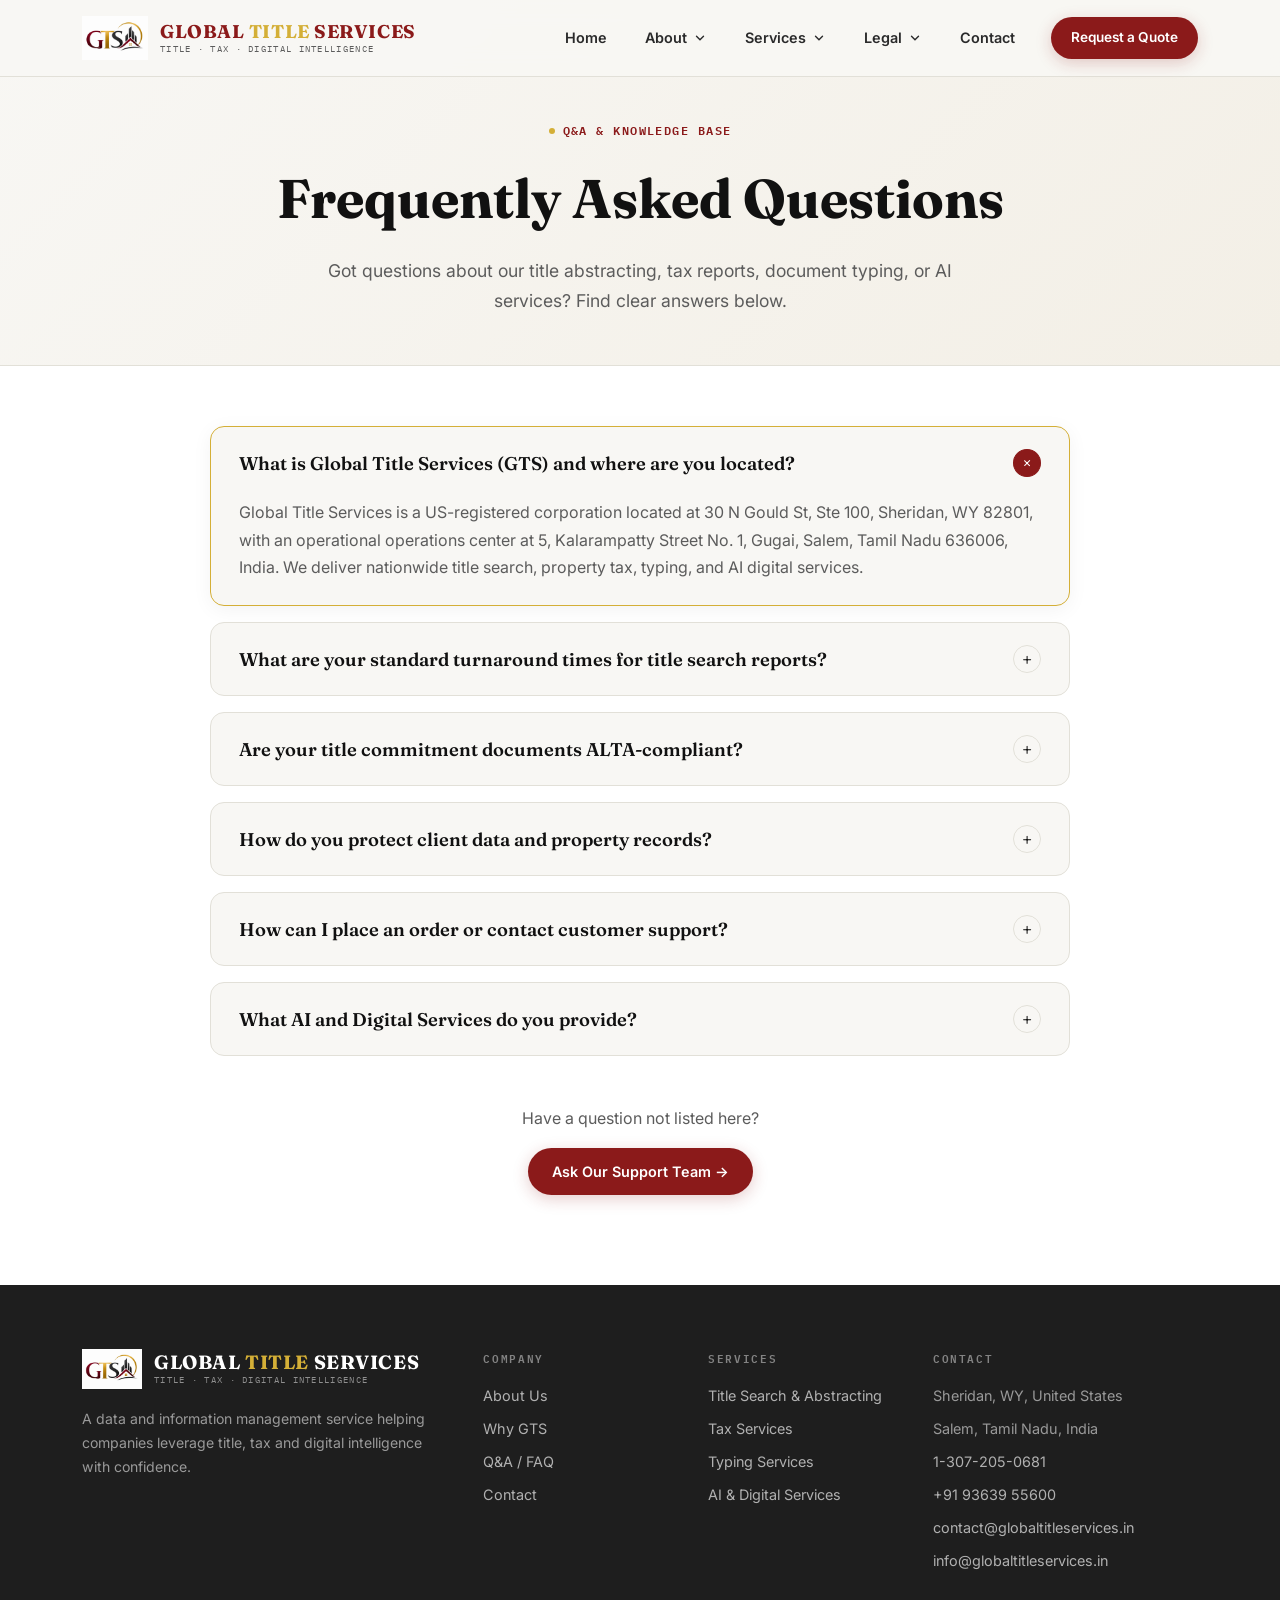
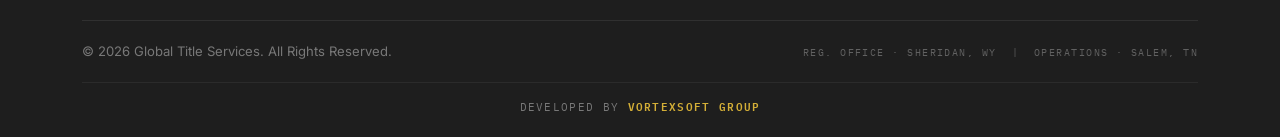
<file: C:/Users/User/OneDrive/Documents/gts website/faq.html>
<!DOCTYPE html>
<html lang="en">
<head>
  <meta charset="UTF-8" />
  <meta name="viewport" content="width=device-width, initial-scale=1.0" />
  
  <title>Frequently Asked Questions (Q&amp;A) | Global Title Services</title>
  <meta name="description" content="Find clear answers to common questions regarding Global Title Services' title search turnaround times, ALTA compliance, property tax verification, data security, and AI digital services." />
  <meta name="keywords" content="GTS FAQ, title search questions, title search turnaround time, ALTA compliance, property tax report FAQ, Sheridan WY title company FAQ, Salem India title operations FAQ" />
  <meta name="robots" content="index, follow, max-image-preview:large" />
  <link rel="canonical" href="https://globaltitleservices.in/faq.html" />

  <!-- GEO Meta Tags -->
  <meta name="geo.region" content="US-WY" />
  <meta name="geo.placename" content="Sheridan, Wyoming" />
  <meta name="geo.position" content="44.7972;-106.9560" />
  <meta name="ICBM" content="44.7972, -106.9560" />

  <!-- Open Graph -->
  <meta property="og:type" content="article" />
  <meta property="og:site_name" content="Global Title Services" />
  <meta property="og:title" content="Frequently Asked Questions (Q&amp;A) | Global Title Services" />
  <meta property="og:description" content="Answers to common questions about GTS title search, turnaround times, ALTA compliance, tax reporting, and digital services." />
  <meta property="og:url" content="https://globaltitleservices.in/faq.html" />
  <meta property="og:image" content="https://globaltitleservices.in/GTS%20ICON.png" />

  <!-- AEO FAQPage Schema.org JSON-LD for AI Search Engines -->
  <script type="application/ld+json">
  {
    "@context": "https://schema.org",
    "@type": "FAQPage",
    "mainEntity": [
      {
        "@type": "Question",
        "name": "What is Global Title Services (GTS) and where are you located?",
        "acceptedAnswer": {
          "@type": "Answer",
          "text": "Global Title Services is a US-registered corporation located at 30 N Gould St, Ste 100, Sheridan, WY 82801, with an operational operations center at 5, Kalarampatty Street No. 1, Gugai, Salem, Tamil Nadu 636006, India. We deliver nationwide title search, property tax, typing, and AI digital services."
        }
      },
      {
        "@type": "Question",
        "name": "What are your standard turnaround times for title search reports?",
        "acceptedAnswer": {
          "@type": "Answer",
          "text": "Standard current owner and two-owner search reports are delivered within 12–24 hours. Full historical title searches are typically completed within 24–48 hours depending on county record accessibility."
        }
      },
      {
        "@type": "Question",
        "name": "Are your title commitment documents ALTA-compliant?",
        "acceptedAnswer": {
          "@type": "Answer",
          "text": "Yes. All title commitments, policies, and legal documents produced by GTS adhere strictly to ALTA (American Land Title Association) standards and underwriter specific guidelines."
        }
      },
      {
        "@type": "Question",
        "name": "How do you protect client data and property records?",
        "acceptedAnswer": {
          "@type": "Answer",
          "text": "We operate a private, encrypted computing environment monitored 24/7/365. Strict access controls, SOC 2 alignment, and strict client NDA enforcement ensure your records remain confidential."
        }
      },
      {
        "@type": "Question",
        "name": "How can I place an order or contact customer support?",
        "acceptedAnswer": {
          "@type": "Answer",
          "text": "You can submit orders directly via our website contact form or email us at contact@globaltitleservices.in or info@globaltitleservices.in. For phone inquiries, call US: +1-307-205-0681 or India: +91 93639 55600."
        }
      },
      {
        "@type": "Question",
        "name": "What AI and Digital Services do you provide?",
        "acceptedAnswer": {
          "@type": "Answer",
          "text": "Our AI & Digital Services division handles AI data annotation for LLM/vision models, digital marketing automation, web design & application development, conversion rate optimization (CRO), and ePublishing solutions."
        }
      }
    ]
  }
  </script>
  
  <link rel="icon" type="image/png" href="GTS ICON.png" />
  <link rel="apple-touch-icon" href="GTS ICON.png" />

  <link rel="preconnect" href="https://fonts.googleapis.com" />
  <link rel="preconnect" href="https://fonts.gstatic.com" crossorigin />
  <link href="https://fonts.googleapis.com/css2?family=Fraunces:ital,wght@0,400;0,600;0,700;1,400;1,600;1,700&family=Inter:wght@400;500;600;700;800&family=IBM+Plex+Mono:wght@400;500&display=swap" rel="stylesheet" />

  <link rel="stylesheet" href="style.css" />
</head>
<body>

  <div id="scroll-progress" aria-hidden="true"></div>

  <!-- ====== HEADER ====== -->
  <header id="site-header" role="banner">
    <div class="header-inner">
      <a href="index.html" class="header-logo" aria-label="Global Title Services — Home">
        <img src="GTS ICON.png" alt="GTS Icon" class="logo-icon" width="44" height="44" />
        <div class="brand-text">
          <span class="brand-title"><span class="brand-red">GLOBAL</span> <span class="brand-gold">TITLE</span> <span class="brand-red">SERVICES</span></span>
          <span class="brand-tagline mono">TITLE · TAX · DIGITAL INTELLIGENCE</span>
        </div>
      </a>
      
      <nav class="main-nav" aria-label="Primary navigation">
        <ul id="nav-list">
          <li class="nav-item"><a href="index.html" class="nav-link">Home</a></li>
          <li class="nav-item">
            <a href="about.html" class="nav-link">
              About
              <svg class="dropdown-arrow" viewBox="0 0 20 20" fill="none"><path d="M5 7.5L10 12.5L15 7.5" stroke="currentColor" stroke-width="2" stroke-linecap="round"/></svg>
            </a>
            <div class="dropdown-menu">
              <a href="about.html" class="dropdown-link">
                <span class="dropdown-title">About GTS</span>
                <span class="dropdown-desc">Company footprint, values &amp; infrastructure</span>
              </a>
              <a href="why-gts.html" class="dropdown-link">
                <span class="dropdown-title">Why Choose GTS</span>
                <span class="dropdown-desc">Our operating standards &amp; client focus</span>
              </a>
            </div>
          </li>
          <li class="nav-item">
            <a href="services.html" class="nav-link">
              Services
              <svg class="dropdown-arrow" viewBox="0 0 20 20" fill="none"><path d="M5 7.5L10 12.5L15 7.5" stroke="currentColor" stroke-width="2" stroke-linecap="round"/></svg>
            </a>
            <div class="dropdown-menu">
              <a href="services.html" class="dropdown-link">
                <span class="dropdown-title">All Services Overview</span>
                <span class="dropdown-desc">Explore our full suite of solutions</span>
              </a>
              <a href="title-search.html" class="dropdown-link">
                <span class="dropdown-title">Title Search &amp; Abstracting</span>
                <span class="dropdown-desc">Owner searches, legal &amp; vesting, AVR reports</span>
              </a>
              <a href="tax-services.html" class="dropdown-link">
                <span class="dropdown-title">Tax Services</span>
                <span class="dropdown-desc">Property tax, municipal lien, code violation</span>
              </a>
              <a href="typing-services.html" class="dropdown-link">
                <span class="dropdown-title">Typing Services</span>
                <span class="dropdown-desc">Title commitments, policy &amp; ALTA documents</span>
              </a>
              <a href="ai-digital.html" class="dropdown-link">
                <span class="dropdown-title">AI &amp; Digital Services</span>
                <span class="dropdown-desc">Growth, automation, web design &amp; data intelligence</span>
              </a>
            </div>
          </li>
          <li class="nav-item">
            <a href="privacy-policy.html" class="nav-link">
              Legal
              <svg class="dropdown-arrow" viewBox="0 0 20 20" fill="none"><path d="M5 7.5L10 12.5L15 7.5" stroke="currentColor" stroke-width="2" stroke-linecap="round"/></svg>
            </a>
            <div class="dropdown-menu">
              <a href="privacy-policy.html" class="dropdown-link">
                <span class="dropdown-title">Privacy Policy</span>
                <span class="dropdown-desc">Data privacy &amp; client confidentiality</span>
              </a>
              <a href="terms-conditions.html" class="dropdown-link">
                <span class="dropdown-title">Terms &amp; Conditions</span>
                <span class="dropdown-desc">Service terms &amp; user agreement</span>
              </a>
            </div>
          </li>
          <li class="nav-item"><a href="contact.html" class="nav-link">Contact</a></li>
        </ul>
        <a href="contact.html" class="btn btn-red btn-pill header-cta">Request a Quote</a>
      </nav>

      <button class="hamburger" id="hamburger-btn" aria-label="Toggle mobile menu">
        <span></span><span></span><span></span>
      </button>
    </div>

    <!-- Mobile Drawer -->
    <div class="mobile-menu" id="mobile-menu" aria-hidden="true">
      <ul class="mobile-nav-list">
        <li class="mobile-nav-item"><a href="index.html" class="mobile-nav-link">Home</a></li>
        <li class="mobile-nav-item">
          <a href="#" class="mobile-nav-link mobile-dropdown-toggle">
            About GTS
            <svg class="dropdown-arrow" viewBox="0 0 20 20" fill="none"><path d="M5 7.5L10 12.5L15 7.5" stroke="currentColor" stroke-width="2" stroke-linecap="round"/></svg>
          </a>
          <div class="mobile-submenu">
            <a href="about.html" class="mobile-sub-link">About Us Overview</a>
            <a href="why-gts.html" class="mobile-sub-link">Why Choose GTS</a>
          </div>
        </li>
        <li class="mobile-nav-item">
          <a href="#" class="mobile-nav-link mobile-dropdown-toggle">
            Services
            <svg class="dropdown-arrow" viewBox="0 0 20 20" fill="none"><path d="M5 7.5L10 12.5L15 7.5" stroke="currentColor" stroke-width="2" stroke-linecap="round"/></svg>
          </a>
          <div class="mobile-submenu">
            <a href="services.html" class="mobile-sub-link">All Services Overview</a>
            <a href="title-search.html" class="mobile-sub-link">Title Search &amp; Abstracting</a>
            <a href="tax-services.html" class="mobile-sub-link">Tax Services</a>
            <a href="typing-services.html" class="mobile-sub-link">Typing Services</a>
            <a href="ai-digital.html" class="mobile-sub-link">AI &amp; Digital Services</a>
          </div>
        </li>
        <li class="mobile-nav-item">
          <a href="#" class="mobile-nav-link mobile-dropdown-toggle">
            Legal
            <svg class="dropdown-arrow" viewBox="0 0 20 20" fill="none"><path d="M5 7.5L10 12.5L15 7.5" stroke="currentColor" stroke-width="2" stroke-linecap="round"/></svg>
          </a>
          <div class="mobile-submenu">
            <a href="privacy-policy.html" class="mobile-sub-link">Privacy Policy</a>
            <a href="terms-conditions.html" class="mobile-sub-link">Terms &amp; Conditions</a>
          </div>
        </li>
        <li class="mobile-nav-item"><a href="contact.html" class="mobile-nav-link">Contact Us</a></li>
      </ul>
      <div class="mobile-cta-wrap">
        <a href="contact.html" class="btn btn-red btn-pill mobile-cta">Request a Quote</a>
      </div>
    </div>
  </header>

  <main>
    <!-- PAGE HEADER -->
    <section class="page-header-section">
      <div class="section-inner">
        <p class="eyebrow mono"><span class="eyebrow-dot"></span>Q&amp;A &amp; Knowledge Base</p>
        <h1 class="page-header-title">Frequently Asked Questions</h1>
        <p class="page-header-lede">
          Got questions about our title abstracting, tax reports, document typing, or AI services? Find clear answers below.
        </p>
      </div>
    </section>

    <!-- FAQ ACCORDION LIST -->
    <section class="legal-content-section">
      <div class="section-inner">
        <div class="faq-wrap">

          <div class="faq-item open">
            <button type="button" class="faq-question" aria-expanded="true">
              <span>What is Global Title Services (GTS) and where are you located?</span>
              <span class="faq-icon" aria-hidden="true">+</span>
            </button>
            <div class="faq-answer">
              Global Title Services is a US-registered corporation located at 30 N Gould St, Ste 100, Sheridan, WY 82801, with an operational operations center at 5, Kalarampatty Street No. 1, Gugai, Salem, Tamil Nadu 636006, India. We deliver nationwide title search, property tax, typing, and AI digital services.
            </div>
          </div>

          <div class="faq-item">
            <button type="button" class="faq-question" aria-expanded="false">
              <span>What are your standard turnaround times for title search reports?</span>
              <span class="faq-icon" aria-hidden="true">+</span>
            </button>
            <div class="faq-answer">
              Standard current owner and two-owner search reports are delivered within 12–24 hours. Full historical title searches are typically completed within 24–48 hours depending on county record accessibility.
            </div>
          </div>

          <div class="faq-item">
            <button type="button" class="faq-question" aria-expanded="false">
              <span>Are your title commitment documents ALTA-compliant?</span>
              <span class="faq-icon" aria-hidden="true">+</span>
            </button>
            <div class="faq-answer">
              Yes. All title commitments, policies, and legal documents produced by GTS adhere strictly to ALTA (American Land Title Association) standards and underwriter specific guidelines.
            </div>
          </div>

          <div class="faq-item">
            <button type="button" class="faq-question" aria-expanded="false">
              <span>How do you protect client data and property records?</span>
              <span class="faq-icon" aria-hidden="true">+</span>
            </button>
            <div class="faq-answer">
              We operate a private, encrypted computing environment monitored 24/7/365. Strict access controls, SOC 2 alignment, and strict client NDA enforcement ensure your records remain confidential.
            </div>
          </div>

          <div class="faq-item">
            <button type="button" class="faq-question" aria-expanded="false">
              <span>How can I place an order or contact customer support?</span>
              <span class="faq-icon" aria-hidden="true">+</span>
            </button>
            <div class="faq-answer">
              You can submit orders directly via our website contact form or email us at <a href="mailto:contact@globaltitleservices.in" style="color:var(--crimson);">contact@globaltitleservices.in</a> or <a href="mailto:info@globaltitleservices.in" style="color:var(--crimson);">info@globaltitleservices.in</a>. For phone inquiries, call US: +1-307-205-0681 or India: +91 93639 55600.
            </div>
          </div>

          <div class="faq-item">
            <button type="button" class="faq-question" aria-expanded="false">
              <span>What AI and Digital Services do you provide?</span>
              <span class="faq-icon" aria-hidden="true">+</span>
            </button>
            <div class="faq-answer">
              Our AI &amp; Digital Services division handles AI data annotation for LLM/vision models, digital marketing automation, web design &amp; application development, conversion rate optimization (CRO), and ePublishing solutions.
            </div>
          </div>

        </div>

        <div style="text-align:center; margin-top:50px;">
          <p style="color:var(--gray); margin-bottom:16px;">Have a question not listed here?</p>
          <a href="contact.html" class="btn btn-red btn-pill">Ask Our Support Team &rarr;</a>
        </div>
      </div>
    </section>
  </main>

  <!-- ====== FOOTER ====== -->
  <footer id="site-footer" role="contentinfo">
    <div class="footer-inner">
      <div class="footer-grid">
        <div class="footer-col footer-brand">
          <div class="footer-logo">
            <img src="GTS ICON.png" alt="GTS Logo Icon" class="footer-icon" width="40" height="40" />
            <div class="brand-text">
              <span class="brand-title brand-title-footer"><span class="brand-red">GLOBAL</span> <span class="brand-gold">TITLE</span> <span class="brand-red">SERVICES</span></span>
              <span class="brand-tagline mono brand-tagline-footer">TITLE · TAX · DIGITAL INTELLIGENCE</span>
            </div>
          </div>
          <p class="footer-tagline">A data and information management service helping companies leverage title, tax and digital intelligence with confidence.</p>
        </div>
        <div class="footer-col">
          <h3 class="footer-col-title mono">Company</h3>
          <ul class="footer-links">
            <li><a href="about.html">About Us</a></li>
            <li><a href="why-gts.html">Why GTS</a></li>
            <li><a href="faq.html">Q&amp;A / FAQ</a></li>
            <li><a href="contact.html">Contact</a></li>
          </ul>
        </div>
        <div class="footer-col">
          <h3 class="footer-col-title mono">Services</h3>
          <ul class="footer-links">
            <li><a href="title-search.html">Title Search &amp; Abstracting</a></li>
            <li><a href="tax-services.html">Tax Services</a></li>
            <li><a href="typing-services.html">Typing Services</a></li>
            <li><a href="ai-digital.html">AI &amp; Digital Services</a></li>
          </ul>
        </div>
        <div class="footer-col">
          <h3 class="footer-col-title mono">Contact</h3>
          <ul class="footer-links footer-contact-links">
            <li>Sheridan, WY, United States</li>
            <li>Salem, Tamil Nadu, India</li>
            <li><a href="tel:+13072050681">1-307-205-0681</a></li>
            <li><a href="tel:+919363955600">+91 93639 55600</a></li>
            <li><a href="mailto:contact@globaltitleservices.in">contact@globaltitleservices.in</a></li>
            <li><a href="mailto:info@globaltitleservices.in">info@globaltitleservices.in</a></li>
          </ul>
        </div>
      </div>

      <div class="footer-bottom">
        <p class="footer-copy">&copy; 2026 Global Title Services. All Rights Reserved.</p>
        <p class="footer-reg mono">REG. OFFICE · SHERIDAN, WY &nbsp;|&nbsp; OPERATIONS · SALEM, TN</p>
      </div>

      <div class="footer-dev-bar">
        <p class="footer-dev mono">Developed by <a href="#" class="footer-dev-link">VortexSoft Group</a></p>
      </div>
    </div>
  </footer>

  <button class="back-to-top" id="back-to-top" aria-label="Back to top">
    <svg viewBox="0 0 24 24" fill="none"><path d="M12 19V5M5 12l7-7 7 7" stroke="currentColor" stroke-width="2.5" stroke-linecap="round" stroke-linejoin="round"/></svg>
  </button>

  <script src="script.js"></script>
</body>
</html>
</file>
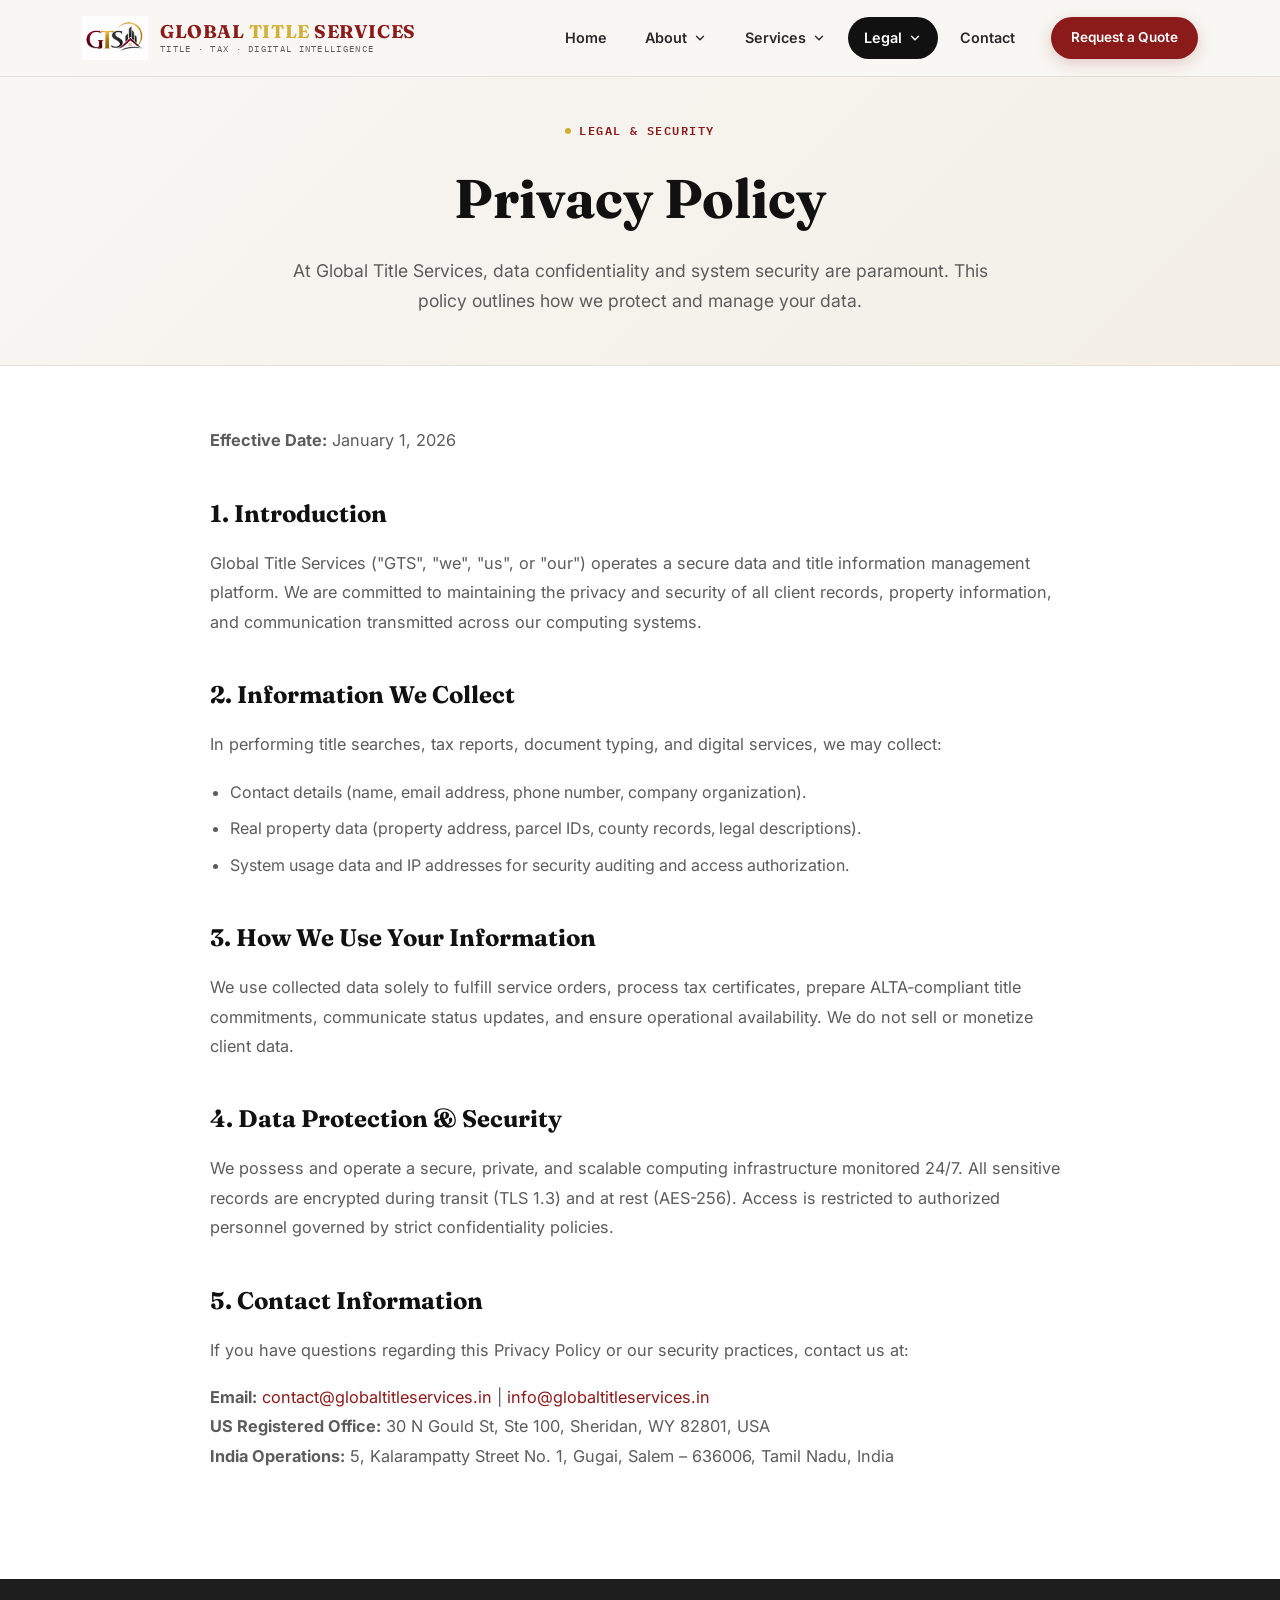
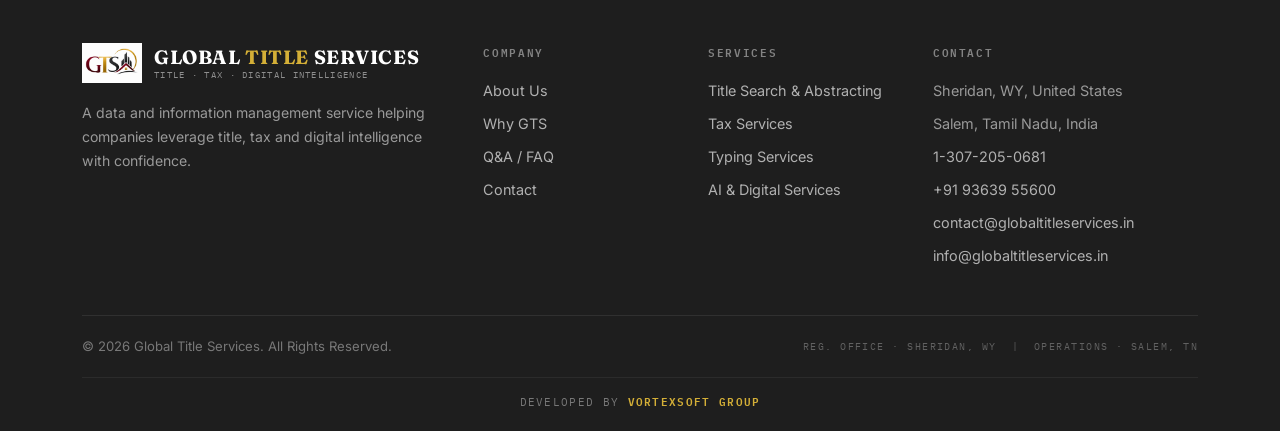
<file: C:/Users/User/OneDrive/Documents/gts website/privacy-policy.html>
<!DOCTYPE html>
<html lang="en">
<head>
  <meta charset="UTF-8" />
  <meta name="viewport" content="width=device-width, initial-scale=1.0" />
  <title>Privacy Policy | Global Title Services</title>
  <meta name="description" content="Global Title Services privacy policy regarding data collection, confidentiality, security, and client property records." />
  
  <link rel="icon" type="image/png" href="GTS ICON.png" />
  <link rel="apple-touch-icon" href="GTS ICON.png" />

  <link rel="preconnect" href="https://fonts.googleapis.com" />
  <link rel="preconnect" href="https://fonts.gstatic.com" crossorigin />
  <link href="https://fonts.googleapis.com/css2?family=Fraunces:ital,wght@0,400;0,600;0,700;1,400;1,600;1,700&family=Inter:wght@400;500;600;700;800&family=IBM+Plex+Mono:wght@400;500&display=swap" rel="stylesheet" />

  <link rel="stylesheet" href="style.css" />
</head>
<body>

  <div id="scroll-progress" aria-hidden="true"></div>

  <!-- ====== HEADER ====== -->
  <header id="site-header" role="banner">
    <div class="header-inner">
      <a href="index.html" class="header-logo" aria-label="Global Title Services — Home">
        <img src="GTS ICON.png" alt="GTS Icon" class="logo-icon" />
        <div class="brand-text">
          <span class="brand-title"><span class="brand-red">GLOBAL</span> <span class="brand-gold">TITLE</span> <span class="brand-red">SERVICES</span></span>
          <span class="brand-tagline mono">TITLE · TAX · DIGITAL INTELLIGENCE</span>
        </div>
      </a>
      
      <nav class="main-nav" aria-label="Primary navigation">
        <ul id="nav-list">
          <li class="nav-item"><a href="index.html" class="nav-link">Home</a></li>
          <li class="nav-item">
            <a href="about.html" class="nav-link">
              About
              <svg class="dropdown-arrow" viewBox="0 0 20 20" fill="none"><path d="M5 7.5L10 12.5L15 7.5" stroke="currentColor" stroke-width="2" stroke-linecap="round"/></svg>
            </a>
            <div class="dropdown-menu">
              <a href="about.html" class="dropdown-link">
                <span class="dropdown-title">About GTS</span>
                <span class="dropdown-desc">Company footprint, values &amp; infrastructure</span>
              </a>
              <a href="why-gts.html" class="dropdown-link">
                <span class="dropdown-title">Why Choose GTS</span>
                <span class="dropdown-desc">Our operating standards &amp; client focus</span>
              </a>
            </div>
          </li>
          <li class="nav-item">
            <a href="services.html" class="nav-link">
              Services
              <svg class="dropdown-arrow" viewBox="0 0 20 20" fill="none"><path d="M5 7.5L10 12.5L15 7.5" stroke="currentColor" stroke-width="2" stroke-linecap="round"/></svg>
            </a>
            <div class="dropdown-menu">
              <a href="services.html" class="dropdown-link">
                <span class="dropdown-title">All Services Overview</span>
                <span class="dropdown-desc">Explore our full suite of solutions</span>
              </a>
              <a href="title-search.html" class="dropdown-link">
                <span class="dropdown-title">Title Search &amp; Abstracting</span>
                <span class="dropdown-desc">Owner searches, legal &amp; vesting, AVR reports</span>
              </a>
              <a href="tax-services.html" class="dropdown-link">
                <span class="dropdown-title">Tax Services</span>
                <span class="dropdown-desc">Property tax, municipal lien, code violation</span>
              </a>
              <a href="typing-services.html" class="dropdown-link">
                <span class="dropdown-title">Typing Services</span>
                <span class="dropdown-desc">Title commitments, policy &amp; ALTA documents</span>
              </a>
              <a href="ai-digital.html" class="dropdown-link">
                <span class="dropdown-title">AI &amp; Digital Services</span>
                <span class="dropdown-desc">Growth, automation, web design &amp; data intelligence</span>
              </a>
            </div>
          </li>
          <li class="nav-item">
            <a href="privacy-policy.html" class="nav-link active">
              Legal
              <svg class="dropdown-arrow" viewBox="0 0 20 20" fill="none"><path d="M5 7.5L10 12.5L15 7.5" stroke="currentColor" stroke-width="2" stroke-linecap="round"/></svg>
            </a>
            <div class="dropdown-menu">
              <a href="privacy-policy.html" class="dropdown-link">
                <span class="dropdown-title">Privacy Policy</span>
                <span class="dropdown-desc">Data privacy &amp; client confidentiality</span>
              </a>
              <a href="terms-conditions.html" class="dropdown-link">
                <span class="dropdown-title">Terms &amp; Conditions</span>
                <span class="dropdown-desc">Service terms &amp; user agreement</span>
              </a>
            </div>
          </li>
          <li class="nav-item"><a href="contact.html" class="nav-link">Contact</a></li>
        </ul>
        <a href="contact.html" class="btn btn-red btn-pill header-cta">Request a Quote</a>
      </nav>

      <button class="hamburger" id="hamburger-btn" aria-label="Toggle mobile menu">
        <span></span><span></span><span></span>
      </button>
    </div>

    <!-- Mobile Drawer -->
    <div class="mobile-menu" id="mobile-menu" aria-hidden="true">
      <ul class="mobile-nav-list">
        <li class="mobile-nav-item"><a href="index.html" class="mobile-nav-link">Home</a></li>
        <li class="mobile-nav-item">
          <a href="#" class="mobile-nav-link mobile-dropdown-toggle">
            About GTS
            <svg class="dropdown-arrow" viewBox="0 0 20 20" fill="none"><path d="M5 7.5L10 12.5L15 7.5" stroke="currentColor" stroke-width="2" stroke-linecap="round"/></svg>
          </a>
          <div class="mobile-submenu">
            <a href="about.html" class="mobile-sub-link">About Us Overview</a>
            <a href="why-gts.html" class="mobile-sub-link">Why Choose GTS</a>
          </div>
        </li>
        <li class="mobile-nav-item">
          <a href="#" class="mobile-nav-link mobile-dropdown-toggle">
            Services
            <svg class="dropdown-arrow" viewBox="0 0 20 20" fill="none"><path d="M5 7.5L10 12.5L15 7.5" stroke="currentColor" stroke-width="2" stroke-linecap="round"/></svg>
          </a>
          <div class="mobile-submenu">
            <a href="services.html" class="mobile-sub-link">All Services Overview</a>
            <a href="title-search.html" class="mobile-sub-link">Title Search &amp; Abstracting</a>
            <a href="tax-services.html" class="mobile-sub-link">Tax Services</a>
            <a href="typing-services.html" class="mobile-sub-link">Typing Services</a>
            <a href="ai-digital.html" class="mobile-sub-link">AI &amp; Digital Services</a>
          </div>
        </li>
        <li class="mobile-nav-item">
          <a href="#" class="mobile-nav-link mobile-dropdown-toggle">
            Legal
            <svg class="dropdown-arrow" viewBox="0 0 20 20" fill="none"><path d="M5 7.5L10 12.5L15 7.5" stroke="currentColor" stroke-width="2" stroke-linecap="round"/></svg>
          </a>
          <div class="mobile-submenu">
            <a href="privacy-policy.html" class="mobile-sub-link">Privacy Policy</a>
            <a href="terms-conditions.html" class="mobile-sub-link">Terms &amp; Conditions</a>
          </div>
        </li>
        <li class="mobile-nav-item"><a href="contact.html" class="mobile-nav-link">Contact Us</a></li>
      </ul>
      <div class="mobile-cta-wrap">
        <a href="contact.html" class="btn btn-red btn-pill mobile-cta">Request a Quote</a>
      </div>
    </div>
  </header>

  <main>
    <!-- PAGE HEADER -->
    <section class="page-header-section">
      <div class="section-inner">
        <p class="eyebrow mono"><span class="eyebrow-dot"></span>Legal &amp; Security</p>
        <h1 class="page-header-title">Privacy Policy</h1>
        <p class="page-header-lede">
          At Global Title Services, data confidentiality and system security are paramount. This policy outlines how we protect and manage your data.
        </p>
      </div>
    </section>

    <!-- CONTENT -->
    <section class="legal-content-section">
      <div class="section-inner">
        <div class="legal-box">
          <p><strong>Effective Date:</strong> January 1, 2026</p>

          <h2>1. Introduction</h2>
          <p>Global Title Services ("GTS", "we", "us", or "our") operates a secure data and title information management platform. We are committed to maintaining the privacy and security of all client records, property information, and communication transmitted across our computing systems.</p>

          <h2>2. Information We Collect</h2>
          <p>In performing title searches, tax reports, document typing, and digital services, we may collect:</p>
          <ul>
            <li>Contact details (name, email address, phone number, company organization).</li>
            <li>Real property data (property address, parcel IDs, county records, legal descriptions).</li>
            <li>System usage data and IP addresses for security auditing and access authorization.</li>
          </ul>

          <h2>3. How We Use Your Information</h2>
          <p>We use collected data solely to fulfill service orders, process tax certificates, prepare ALTA-compliant title commitments, communicate status updates, and ensure operational availability. We do not sell or monetize client data.</p>

          <h2>4. Data Protection &amp; Security</h2>
          <p>We possess and operate a secure, private, and scalable computing infrastructure monitored 24/7. All sensitive records are encrypted during transit (TLS 1.3) and at rest (AES-256). Access is restricted to authorized personnel governed by strict confidentiality policies.</p>

          <h2>5. Contact Information</h2>
          <p>If you have questions regarding this Privacy Policy or our security practices, contact us at:</p>
          <p style="margin-top: 10px;">
            <strong>Email:</strong> <a href="mailto:contact@globaltitleservices.in" style="color:var(--crimson);">contact@globaltitleservices.in</a> | <a href="mailto:info@globaltitleservices.in" style="color:var(--crimson);">info@globaltitleservices.in</a><br />
            <strong>US Registered Office:</strong> 30 N Gould St, Ste 100, Sheridan, WY 82801, USA<br />
            <strong>India Operations:</strong> 5, Kalarampatty Street No. 1, Gugai, Salem – 636006, Tamil Nadu, India
          </p>
        </div>
      </div>
    </section>
  </main>

  <!-- ====== FOOTER ====== -->
  <footer id="site-footer" role="contentinfo">
    <div class="footer-inner">
      <div class="footer-grid">
        <div class="footer-col footer-brand">
          <div class="footer-logo">
            <img src="GTS ICON.png" alt="GTS Icon" class="footer-icon" />
            <div class="brand-text">
              <span class="brand-title brand-title-footer"><span class="brand-red">GLOBAL</span> <span class="brand-gold">TITLE</span> <span class="brand-red">SERVICES</span></span>
              <span class="brand-tagline mono brand-tagline-footer">TITLE · TAX · DIGITAL INTELLIGENCE</span>
            </div>
          </div>
          <p class="footer-tagline">A data and information management service helping companies leverage title, tax and digital intelligence with confidence.</p>
        </div>
        <div class="footer-col">
          <h3 class="footer-col-title mono">Company</h3>
          <ul class="footer-links">
            <li><a href="about.html">About Us</a></li>
            <li><a href="why-gts.html">Why GTS</a></li>
            <li><a href="faq.html">Q&amp;A / FAQ</a></li>
            <li><a href="contact.html">Contact</a></li>
          </ul>
        </div>
        <div class="footer-col">
          <h3 class="footer-col-title mono">Services</h3>
          <ul class="footer-links">
            <li><a href="title-search.html">Title Search &amp; Abstracting</a></li>
            <li><a href="tax-services.html">Tax Services</a></li>
            <li><a href="typing-services.html">Typing Services</a></li>
            <li><a href="ai-digital.html">AI &amp; Digital Services</a></li>
          </ul>
        </div>
        <div class="footer-col">
          <h3 class="footer-col-title mono">Contact</h3>
          <ul class="footer-links footer-contact-links">
            <li>Sheridan, WY, United States</li>
            <li>Salem, Tamil Nadu, India</li>
            <li><a href="tel:+13072050681">1-307-205-0681</a></li>
            <li><a href="tel:+919363955600">+91 93639 55600</a></li>
            <li><a href="mailto:contact@globaltitleservices.in">contact@globaltitleservices.in</a></li>
            <li><a href="mailto:info@globaltitleservices.in">info@globaltitleservices.in</a></li>
          </ul>
        </div>
      </div>

      <div class="footer-bottom">
        <p class="footer-copy">&copy; 2026 Global Title Services. All Rights Reserved.</p>
        <p class="footer-reg mono">REG. OFFICE · SHERIDAN, WY &nbsp;|&nbsp; OPERATIONS · SALEM, TN</p>
      </div>

      <div class="footer-dev-bar">
        <p class="footer-dev mono">Developed by <a href="#" class="footer-dev-link">VortexSoft Group</a></p>
      </div>
    </div>
  </footer>

  <button class="back-to-top" id="back-to-top" aria-label="Back to top">
    <svg viewBox="0 0 24 24" fill="none"><path d="M12 19V5M5 12l7-7 7 7" stroke="currentColor" stroke-width="2.5" stroke-linecap="round" stroke-linejoin="round"/></svg>
  </button>

  <script src="script.js"></script>
</body>
</html>
</file>
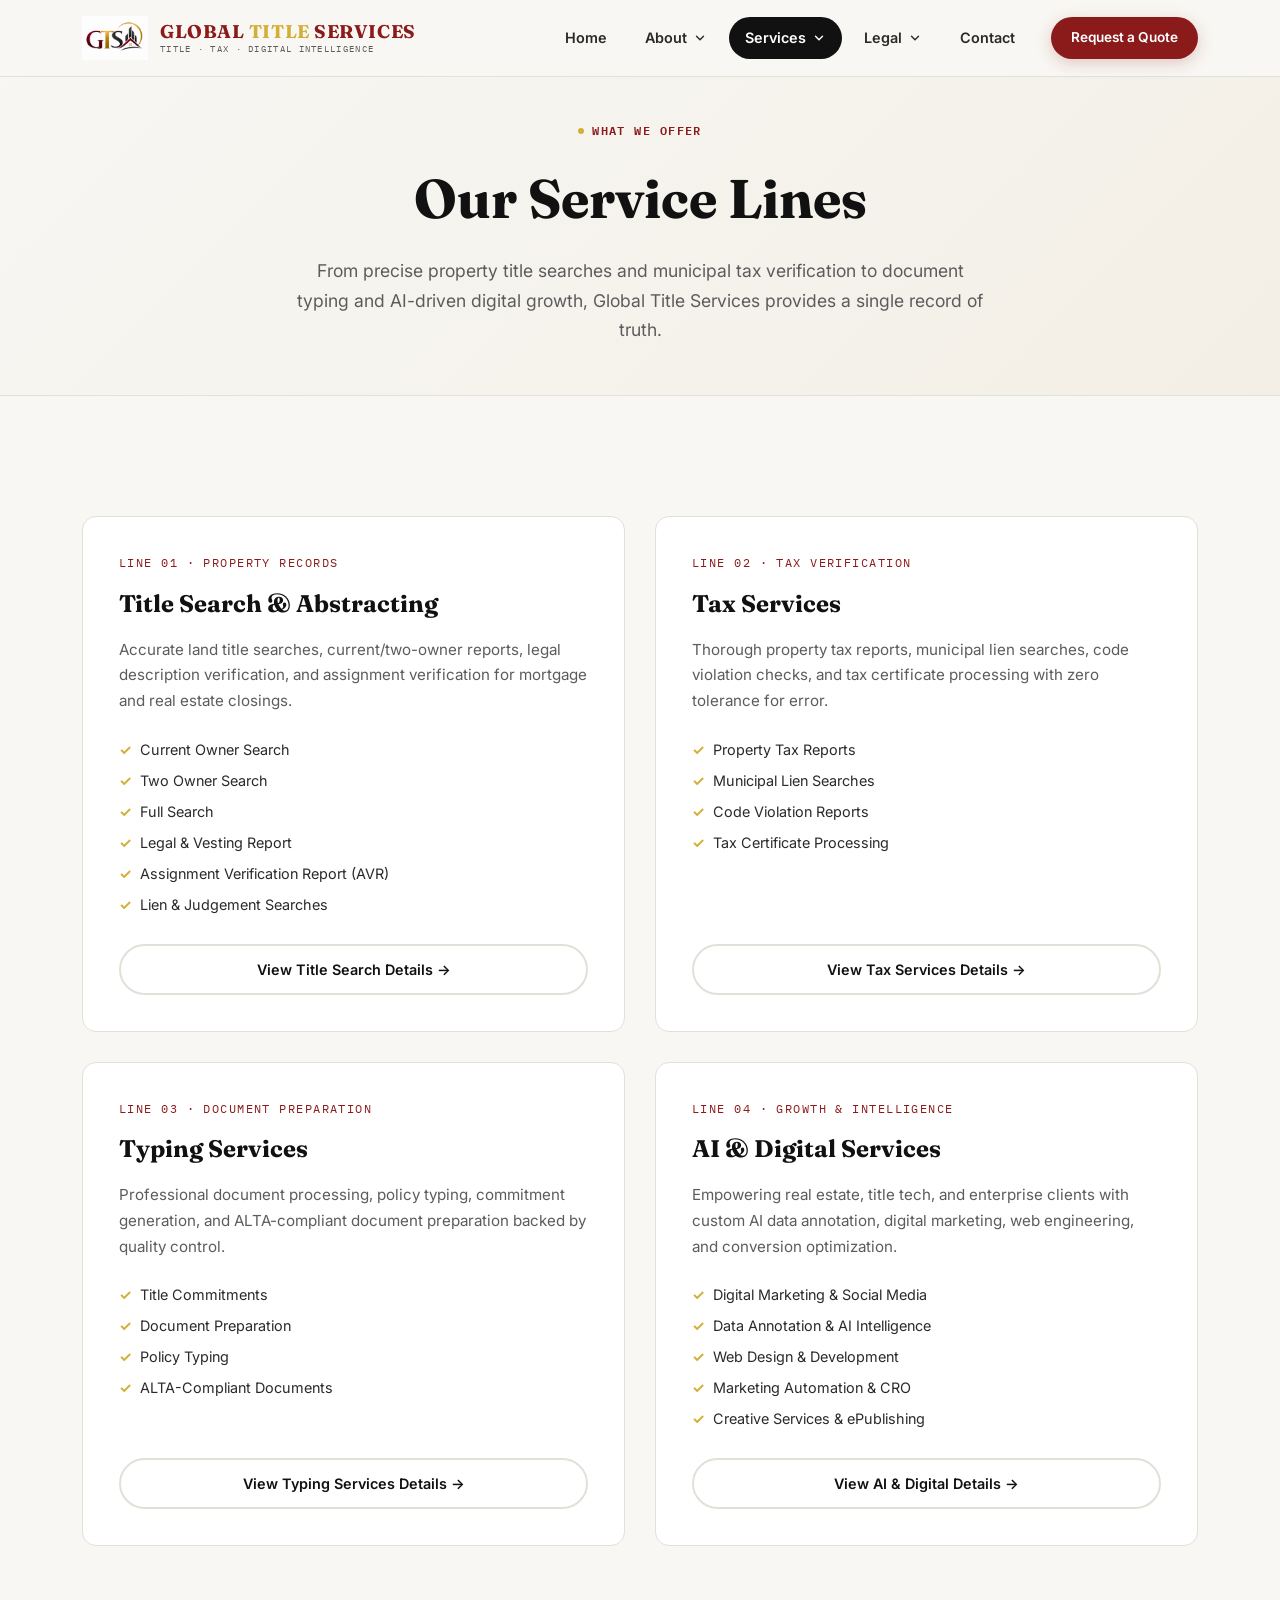
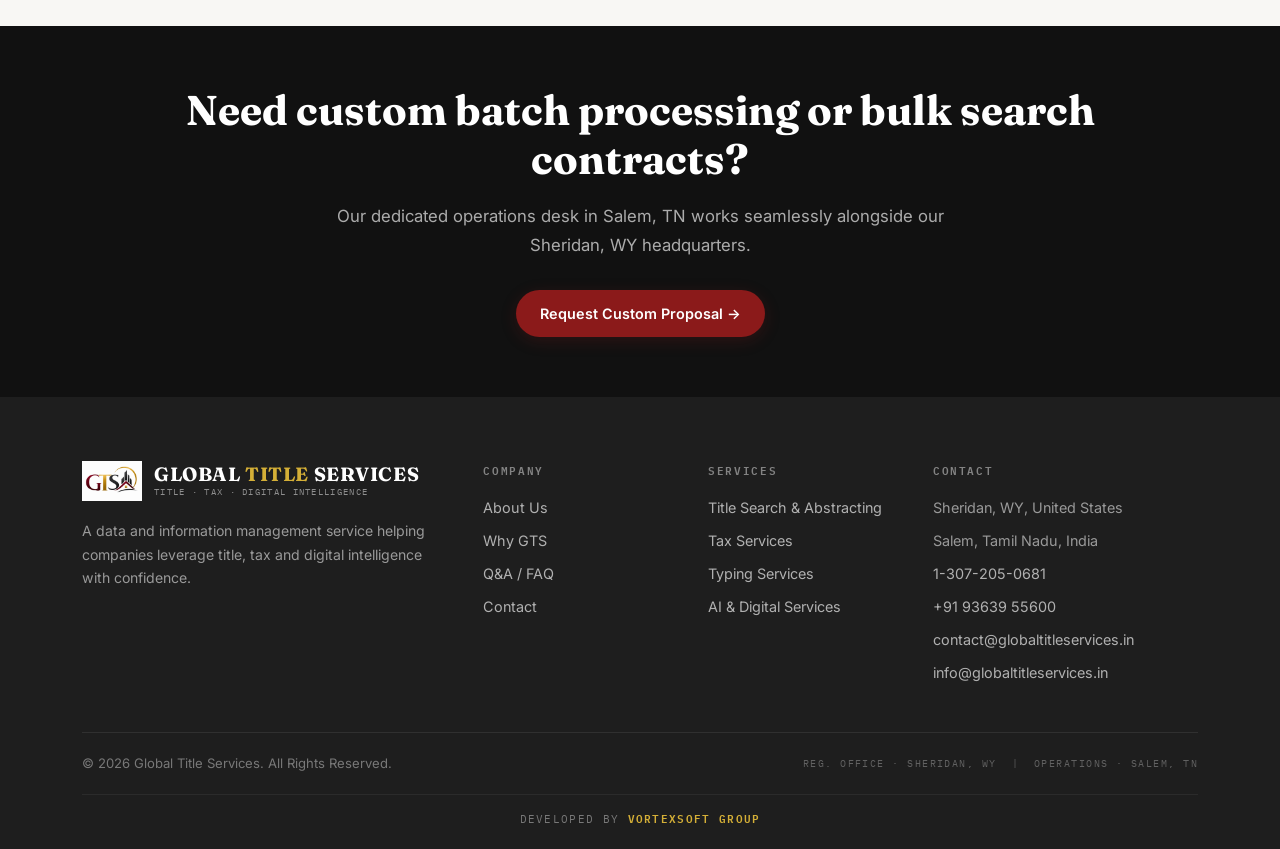
<file: C:/Users/User/OneDrive/Documents/gts website/services.html>
<!DOCTYPE html>
<html lang="en">
<head>
  <meta charset="UTF-8" />
  <meta name="viewport" content="width=device-width, initial-scale=1.0" />
  <title>Our Services | Global Title Services</title>
  <meta name="description" content="Explore our four core service lines: Title Search & Abstracting, Tax Services, Document Typing, and AI & Digital Services." />
  
  <link rel="icon" type="image/png" href="GTS ICON.png" />
  <link rel="apple-touch-icon" href="GTS ICON.png" />

  <link rel="preconnect" href="https://fonts.googleapis.com" />
  <link rel="preconnect" href="https://fonts.gstatic.com" crossorigin />
  <link href="https://fonts.googleapis.com/css2?family=Fraunces:ital,wght@0,400;0,600;0,700;1,400;1,600;1,700&family=Inter:wght@400;500;600;700;800&family=IBM+Plex+Mono:wght@400;500&display=swap" rel="stylesheet" />

  <link rel="stylesheet" href="style.css" />
</head>
<body>

  <div id="scroll-progress" aria-hidden="true"></div>

  <!-- ====== HEADER ====== -->
  <header id="site-header" role="banner">
    <div class="header-inner">
      <a href="index.html" class="header-logo" aria-label="Global Title Services — Home">
        <img src="GTS ICON.png" alt="GTS Icon" class="logo-icon" />
        <div class="brand-text">
          <span class="brand-title"><span class="brand-red">GLOBAL</span> <span class="brand-gold">TITLE</span> <span class="brand-red">SERVICES</span></span>
          <span class="brand-tagline mono">TITLE · TAX · DIGITAL INTELLIGENCE</span>
        </div>
      </a>
      
      <nav class="main-nav" aria-label="Primary navigation">
        <ul id="nav-list">
          <li class="nav-item"><a href="index.html" class="nav-link">Home</a></li>
          <li class="nav-item">
            <a href="about.html" class="nav-link">
              About
              <svg class="dropdown-arrow" viewBox="0 0 20 20" fill="none"><path d="M5 7.5L10 12.5L15 7.5" stroke="currentColor" stroke-width="2" stroke-linecap="round"/></svg>
            </a>
            <div class="dropdown-menu">
              <a href="about.html" class="dropdown-link">
                <span class="dropdown-title">About GTS</span>
                <span class="dropdown-desc">Company footprint, values &amp; infrastructure</span>
              </a>
              <a href="why-gts.html" class="dropdown-link">
                <span class="dropdown-title">Why Choose GTS</span>
                <span class="dropdown-desc">Our operating standards &amp; client focus</span>
              </a>
            </div>
          </li>
          <li class="nav-item">
            <a href="services.html" class="nav-link active">
              Services
              <svg class="dropdown-arrow" viewBox="0 0 20 20" fill="none"><path d="M5 7.5L10 12.5L15 7.5" stroke="currentColor" stroke-width="2" stroke-linecap="round"/></svg>
            </a>
            <div class="dropdown-menu">
              <a href="services.html" class="dropdown-link">
                <span class="dropdown-title">All Services Overview</span>
                <span class="dropdown-desc">Explore our full suite of solutions</span>
              </a>
              <a href="title-search.html" class="dropdown-link">
                <span class="dropdown-title">Title Search &amp; Abstracting</span>
                <span class="dropdown-desc">Owner searches, legal &amp; vesting, AVR reports</span>
              </a>
              <a href="tax-services.html" class="dropdown-link">
                <span class="dropdown-title">Tax Services</span>
                <span class="dropdown-desc">Property tax, municipal lien, code violation</span>
              </a>
              <a href="typing-services.html" class="dropdown-link">
                <span class="dropdown-title">Typing Services</span>
                <span class="dropdown-desc">Title commitments, policy &amp; ALTA documents</span>
              </a>
              <a href="ai-digital.html" class="dropdown-link">
                <span class="dropdown-title">AI &amp; Digital Services</span>
                <span class="dropdown-desc">Growth, automation, web design &amp; data intelligence</span>
              </a>
            </div>
          </li>
          <li class="nav-item">
            <a href="privacy-policy.html" class="nav-link">
              Legal
              <svg class="dropdown-arrow" viewBox="0 0 20 20" fill="none"><path d="M5 7.5L10 12.5L15 7.5" stroke="currentColor" stroke-width="2" stroke-linecap="round"/></svg>
            </a>
            <div class="dropdown-menu">
              <a href="privacy-policy.html" class="dropdown-link">
                <span class="dropdown-title">Privacy Policy</span>
                <span class="dropdown-desc">Data privacy &amp; client confidentiality</span>
              </a>
              <a href="terms-conditions.html" class="dropdown-link">
                <span class="dropdown-title">Terms &amp; Conditions</span>
                <span class="dropdown-desc">Service terms &amp; user agreement</span>
              </a>
            </div>
          </li>
          <li class="nav-item"><a href="contact.html" class="nav-link">Contact</a></li>
        </ul>
        <a href="contact.html" class="btn btn-red btn-pill header-cta">Request a Quote</a>
      </nav>

      <button class="hamburger" id="hamburger-btn" aria-label="Toggle mobile menu">
        <span></span><span></span><span></span>
      </button>
    </div>

    <!-- Mobile Drawer -->
    <div class="mobile-menu" id="mobile-menu" aria-hidden="true">
      <ul class="mobile-nav-list">
        <li class="mobile-nav-item"><a href="index.html" class="mobile-nav-link">Home</a></li>
        <li class="mobile-nav-item">
          <a href="#" class="mobile-nav-link mobile-dropdown-toggle">
            About GTS
            <svg class="dropdown-arrow" viewBox="0 0 20 20" fill="none"><path d="M5 7.5L10 12.5L15 7.5" stroke="currentColor" stroke-width="2" stroke-linecap="round"/></svg>
          </a>
          <div class="mobile-submenu">
            <a href="about.html" class="mobile-sub-link">About Us Overview</a>
            <a href="why-gts.html" class="mobile-sub-link">Why Choose GTS</a>
          </div>
        </li>
        <li class="mobile-nav-item">
          <a href="#" class="mobile-nav-link mobile-dropdown-toggle">
            Services
            <svg class="dropdown-arrow" viewBox="0 0 20 20" fill="none"><path d="M5 7.5L10 12.5L15 7.5" stroke="currentColor" stroke-width="2" stroke-linecap="round"/></svg>
          </a>
          <div class="mobile-submenu">
            <a href="services.html" class="mobile-sub-link">All Services Overview</a>
            <a href="title-search.html" class="mobile-sub-link">Title Search &amp; Abstracting</a>
            <a href="tax-services.html" class="mobile-sub-link">Tax Services</a>
            <a href="typing-services.html" class="mobile-sub-link">Typing Services</a>
            <a href="ai-digital.html" class="mobile-sub-link">AI &amp; Digital Services</a>
          </div>
        </li>
        <li class="mobile-nav-item">
          <a href="#" class="mobile-nav-link mobile-dropdown-toggle">
            Legal
            <svg class="dropdown-arrow" viewBox="0 0 20 20" fill="none"><path d="M5 7.5L10 12.5L15 7.5" stroke="currentColor" stroke-width="2" stroke-linecap="round"/></svg>
          </a>
          <div class="mobile-submenu">
            <a href="privacy-policy.html" class="mobile-sub-link">Privacy Policy</a>
            <a href="terms-conditions.html" class="mobile-sub-link">Terms &amp; Conditions</a>
          </div>
        </li>
        <li class="mobile-nav-item"><a href="contact.html" class="mobile-nav-link">Contact Us</a></li>
      </ul>
      <div class="mobile-cta-wrap">
        <a href="contact.html" class="btn btn-red btn-pill mobile-cta">Request a Quote</a>
      </div>
    </div>
  </header>

  <main>
    <!-- PAGE HEADER -->
    <section class="page-header-section">
      <div class="section-inner">
        <p class="eyebrow mono"><span class="eyebrow-dot"></span>What We Offer</p>
        <h1 class="page-header-title">Our Service Lines</h1>
        <p class="page-header-lede">
          From precise property title searches and municipal tax verification to document typing and AI-driven digital growth, Global Title Services provides a single record of truth.
        </p>
      </div>
    </section>

    <!-- SERVICES CARDS GRID -->
    <section class="services-section">
      <div class="section-inner">
        <div class="services-grid">

          <!-- Card 1 -->
          <div class="service-card reveal-up">
            <div>
              <p class="service-card-tag mono">Line 01 · Property Records</p>
              <h2 class="service-card-title">Title Search &amp; Abstracting</h2>
              <p class="service-card-desc">Accurate land title searches, current/two-owner reports, legal description verification, and assignment verification for mortgage and real estate closings.</p>
              <ul class="service-card-list">
                <li>Current Owner Search</li>
                <li>Two Owner Search</li>
                <li>Full Search</li>
                <li>Legal &amp; Vesting Report</li>
                <li>Assignment Verification Report (AVR)</li>
                <li>Lien &amp; Judgement Searches</li>
              </ul>
            </div>
            <div>
              <a href="title-search.html" class="btn btn-outline btn-pill" style="width:100%; justify-content:center;">View Title Search Details &rarr;</a>
            </div>
          </div>

          <!-- Card 2 -->
          <div class="service-card reveal-up" data-delay="90">
            <div>
              <p class="service-card-tag mono">Line 02 · Tax Verification</p>
              <h2 class="service-card-title">Tax Services</h2>
              <p class="service-card-desc">Thorough property tax reports, municipal lien searches, code violation checks, and tax certificate processing with zero tolerance for error.</p>
              <ul class="service-card-list">
                <li>Property Tax Reports</li>
                <li>Municipal Lien Searches</li>
                <li>Code Violation Reports</li>
                <li>Tax Certificate Processing</li>
              </ul>
            </div>
            <div>
              <a href="tax-services.html" class="btn btn-outline btn-pill" style="width:100%; justify-content:center;">View Tax Services Details &rarr;</a>
            </div>
          </div>

          <!-- Card 3 -->
          <div class="service-card reveal-up" data-delay="180">
            <div>
              <p class="service-card-tag mono">Line 03 · Document Preparation</p>
              <h2 class="service-card-title">Typing Services</h2>
              <p class="service-card-desc">Professional document processing, policy typing, commitment generation, and ALTA-compliant document preparation backed by quality control.</p>
              <ul class="service-card-list">
                <li>Title Commitments</li>
                <li>Document Preparation</li>
                <li>Policy Typing</li>
                <li>ALTA-Compliant Documents</li>
              </ul>
            </div>
            <div>
              <a href="typing-services.html" class="btn btn-outline btn-pill" style="width:100%; justify-content:center;">View Typing Services Details &rarr;</a>
            </div>
          </div>

          <!-- Card 4 -->
          <div class="service-card reveal-up" data-delay="270">
            <div>
              <p class="service-card-tag mono">Line 04 · Growth &amp; Intelligence</p>
              <h2 class="service-card-title">AI &amp; Digital Services</h2>
              <p class="service-card-desc">Empowering real estate, title tech, and enterprise clients with custom AI data annotation, digital marketing, web engineering, and conversion optimization.</p>
              <ul class="service-card-list">
                <li>Digital Marketing &amp; Social Media</li>
                <li>Data Annotation &amp; AI Intelligence</li>
                <li>Web Design &amp; Development</li>
                <li>Marketing Automation &amp; CRO</li>
                <li>Creative Services &amp; ePublishing</li>
              </ul>
            </div>
            <div>
              <a href="ai-digital.html" class="btn btn-outline btn-pill" style="width:100%; justify-content:center;">View AI &amp; Digital Details &rarr;</a>
            </div>
          </div>

        </div>
      </div>
    </section>

    <!-- BANNER -->
    <section class="why-section" style="padding: 60px 0;">
      <div class="section-inner" style="text-align: center;">
        <h2 class="section-heading why-heading">Need custom batch processing or bulk search contracts?</h2>
        <p class="section-intro why-intro" style="margin: 0 auto 30px;">Our dedicated operations desk in Salem, TN works seamlessly alongside our Sheridan, WY headquarters.</p>
        <a href="contact.html" class="btn btn-red btn-pill">Request Custom Proposal &rarr;</a>
      </div>
    </section>
  </main>

  <!-- ====== FOOTER ====== -->
  <footer id="site-footer" role="contentinfo">
    <div class="footer-inner">
      <div class="footer-grid">
        <div class="footer-col footer-brand">
          <div class="footer-logo">
            <img src="GTS ICON.png" alt="GTS Icon" class="footer-icon" />
            <div class="brand-text">
              <span class="brand-title brand-title-footer"><span class="brand-red">GLOBAL</span> <span class="brand-gold">TITLE</span> <span class="brand-red">SERVICES</span></span>
              <span class="brand-tagline mono brand-tagline-footer">TITLE · TAX · DIGITAL INTELLIGENCE</span>
            </div>
          </div>
          <p class="footer-tagline">A data and information management service helping companies leverage title, tax and digital intelligence with confidence.</p>
        </div>
        <div class="footer-col">
          <h3 class="footer-col-title mono">Company</h3>
          <ul class="footer-links">
            <li><a href="about.html">About Us</a></li>
            <li><a href="why-gts.html">Why GTS</a></li>
            <li><a href="faq.html">Q&amp;A / FAQ</a></li>
            <li><a href="contact.html">Contact</a></li>
          </ul>
        </div>
        <div class="footer-col">
          <h3 class="footer-col-title mono">Services</h3>
          <ul class="footer-links">
            <li><a href="title-search.html">Title Search &amp; Abstracting</a></li>
            <li><a href="tax-services.html">Tax Services</a></li>
            <li><a href="typing-services.html">Typing Services</a></li>
            <li><a href="ai-digital.html">AI &amp; Digital Services</a></li>
          </ul>
        </div>
        <div class="footer-col">
          <h3 class="footer-col-title mono">Contact</h3>
          <ul class="footer-links footer-contact-links">
            <li>Sheridan, WY, United States</li>
            <li>Salem, Tamil Nadu, India</li>
            <li><a href="tel:+13072050681">1-307-205-0681</a></li>
            <li><a href="tel:+919363955600">+91 93639 55600</a></li>
            <li><a href="mailto:contact@globaltitleservices.in">contact@globaltitleservices.in</a></li>
            <li><a href="mailto:info@globaltitleservices.in">info@globaltitleservices.in</a></li>
          </ul>
        </div>
      </div>

      <div class="footer-bottom">
        <p class="footer-copy">&copy; 2026 Global Title Services. All Rights Reserved.</p>
        <p class="footer-reg mono">REG. OFFICE · SHERIDAN, WY &nbsp;|&nbsp; OPERATIONS · SALEM, TN</p>
      </div>

      <div class="footer-dev-bar">
        <p class="footer-dev mono">Developed by <a href="#" class="footer-dev-link">VortexSoft Group</a></p>
      </div>
    </div>
  </footer>

  <button class="back-to-top" id="back-to-top" aria-label="Back to top">
    <svg viewBox="0 0 24 24" fill="none"><path d="M12 19V5M5 12l7-7 7 7" stroke="currentColor" stroke-width="2.5" stroke-linecap="round" stroke-linejoin="round"/></svg>
  </button>

  <script src="script.js"></script>
</body>
</html>
</file>
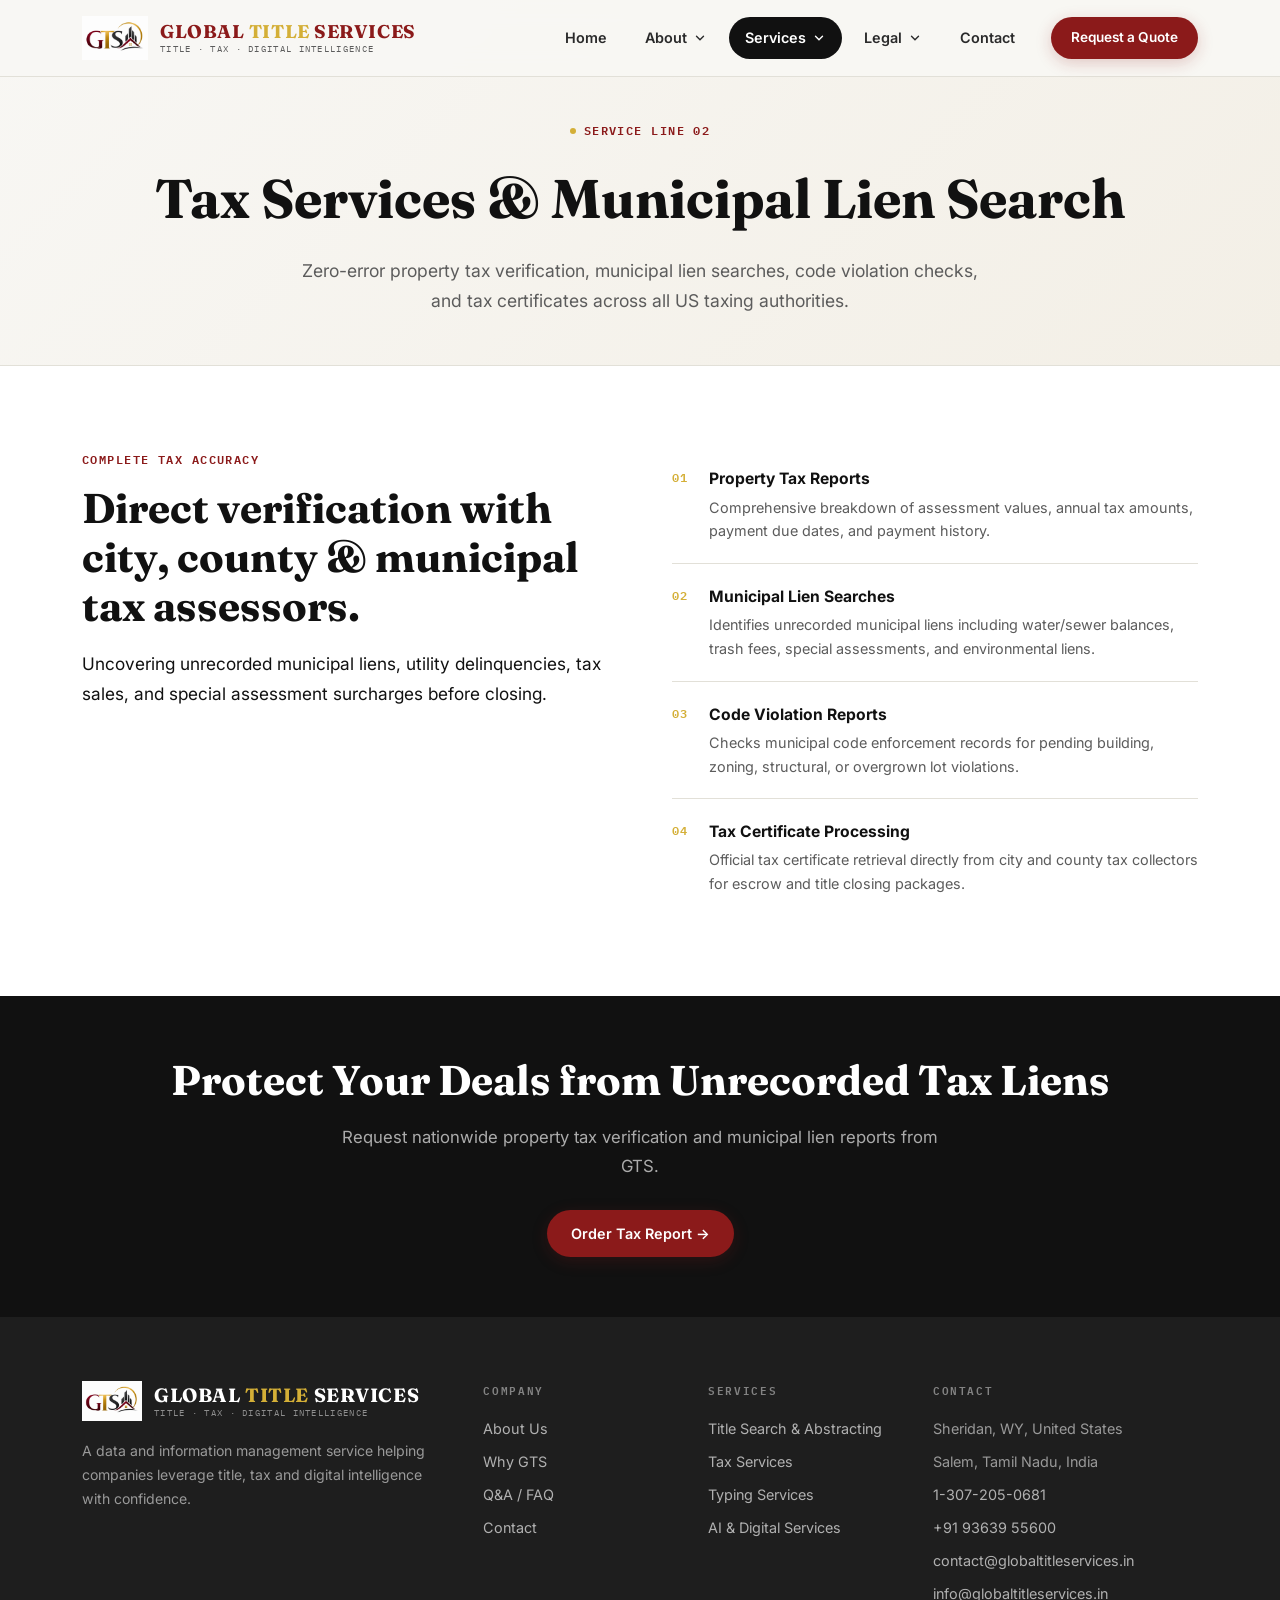
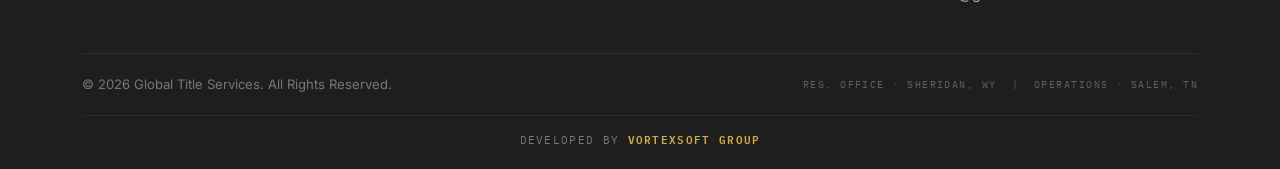
<file: C:/Users/User/OneDrive/Documents/gts website/tax-services.html>
<!DOCTYPE html>
<html lang="en">
<head>
  <meta charset="UTF-8" />
  <meta name="viewport" content="width=device-width, initial-scale=1.0" />
  
  <title>Property Tax &amp; Municipal Lien Services | Global Title Services</title>
  <meta name="description" content="Thorough property tax reporting, municipal lien searches, code violation checks, and tax certificate processing for mortgage closings and title underwriters." />
  <meta name="keywords" content="property tax report, municipal lien search, code violation search, tax certificate processing, real estate tax verification, title tax services" />
  <meta name="robots" content="index, follow" />
  <link rel="canonical" href="https://globaltitleservices.in/tax-services.html" />

  <!-- GEO Meta Tags -->
  <meta name="geo.region" content="US-WY" />
  <meta name="geo.placename" content="Sheridan, Wyoming" />
  <meta name="geo.position" content="44.7972;-106.9560" />
  <meta name="ICBM" content="44.7972, -106.9560" />

  <!-- Open Graph -->
  <meta property="og:type" content="article" />
  <meta property="og:site_name" content="Global Title Services" />
  <meta property="og:title" content="Property Tax &amp; Municipal Lien Services | Global Title Services" />
  <meta property="og:description" content="Property tax verification, municipal lien searches, code violation reports, and tax certificate processing." />
  <meta property="og:url" content="https://globaltitleservices.in/tax-services.html" />
  <meta property="og:image" content="https://globaltitleservices.in/GTS%20ICON.png" />

  <!-- Service Schema JSON-LD -->
  <script type="application/ld+json">
  {
    "@context": "https://schema.org",
    "@type": "Service",
    "name": "Tax Services",
    "provider": {
      "@type": "ProfessionalService",
      "name": "Global Title Services",
      "url": "https://globaltitleservices.in/"
    },
    "serviceType": "Property Tax & Municipal Verification",
    "areaServed": "United States",
    "description": "Property Tax Reports, Municipal Lien Searches, Code Violation Reports, and Tax Certificate Processing."
  }
  </script>

  <link rel="icon" type="image/png" href="GTS ICON.png" />
  <link rel="apple-touch-icon" href="GTS ICON.png" />

  <link rel="preconnect" href="https://fonts.googleapis.com" />
  <link rel="preconnect" href="https://fonts.gstatic.com" crossorigin />
  <link href="https://fonts.googleapis.com/css2?family=Fraunces:ital,wght@0,400;0,600;0,700;1,400;1,600;1,700&family=Inter:wght@400;500;600;700;800&family=IBM+Plex+Mono:wght@400;500&display=swap" rel="stylesheet" />

  <link rel="stylesheet" href="style.css" />
</head>
<body>

  <div id="scroll-progress" aria-hidden="true"></div>

  <!-- ====== HEADER ====== -->
  <header id="site-header" role="banner">
    <div class="header-inner">
      <a href="index.html" class="header-logo" aria-label="Global Title Services — Home">
        <img src="GTS ICON.png" alt="GTS Logo Icon" class="logo-icon" width="44" height="44" />
        <div class="brand-text">
          <span class="brand-title"><span class="brand-red">GLOBAL</span> <span class="brand-gold">TITLE</span> <span class="brand-red">SERVICES</span></span>
          <span class="brand-tagline mono">TITLE · TAX · DIGITAL INTELLIGENCE</span>
        </div>
      </a>
      
      <nav class="main-nav" aria-label="Primary navigation">
        <ul id="nav-list">
          <li class="nav-item"><a href="index.html" class="nav-link">Home</a></li>
          <li class="nav-item">
            <a href="about.html" class="nav-link">
              About
              <svg class="dropdown-arrow" viewBox="0 0 20 20" fill="none"><path d="M5 7.5L10 12.5L15 7.5" stroke="currentColor" stroke-width="2" stroke-linecap="round"/></svg>
            </a>
            <div class="dropdown-menu">
              <a href="about.html" class="dropdown-link">
                <span class="dropdown-title">About GTS</span>
                <span class="dropdown-desc">Company footprint, values &amp; infrastructure</span>
              </a>
              <a href="why-gts.html" class="dropdown-link">
                <span class="dropdown-title">Why Choose GTS</span>
                <span class="dropdown-desc">Our operating standards &amp; client focus</span>
              </a>
            </div>
          </li>
          <li class="nav-item">
            <a href="services.html" class="nav-link active">
              Services
              <svg class="dropdown-arrow" viewBox="0 0 20 20" fill="none"><path d="M5 7.5L10 12.5L15 7.5" stroke="currentColor" stroke-width="2" stroke-linecap="round"/></svg>
            </a>
            <div class="dropdown-menu">
              <a href="services.html" class="dropdown-link">
                <span class="dropdown-title">All Services Overview</span>
                <span class="dropdown-desc">Explore our full suite of solutions</span>
              </a>
              <a href="title-search.html" class="dropdown-link">
                <span class="dropdown-title">Title Search &amp; Abstracting</span>
                <span class="dropdown-desc">Owner searches, legal &amp; vesting, AVR reports</span>
              </a>
              <a href="tax-services.html" class="dropdown-link">
                <span class="dropdown-title">Tax Services</span>
                <span class="dropdown-desc">Property tax, municipal lien, code violation</span>
              </a>
              <a href="typing-services.html" class="dropdown-link">
                <span class="dropdown-title">Typing Services</span>
                <span class="dropdown-desc">Title commitments, policy &amp; ALTA documents</span>
              </a>
              <a href="ai-digital.html" class="dropdown-link">
                <span class="dropdown-title">AI &amp; Digital Services</span>
                <span class="dropdown-desc">Growth, automation, web design &amp; data intelligence</span>
              </a>
            </div>
          </li>
          <li class="nav-item">
            <a href="privacy-policy.html" class="nav-link">
              Legal
              <svg class="dropdown-arrow" viewBox="0 0 20 20" fill="none"><path d="M5 7.5L10 12.5L15 7.5" stroke="currentColor" stroke-width="2" stroke-linecap="round"/></svg>
            </a>
            <div class="dropdown-menu">
              <a href="privacy-policy.html" class="dropdown-link">
                <span class="dropdown-title">Privacy Policy</span>
                <span class="dropdown-desc">Data privacy &amp; client confidentiality</span>
              </a>
              <a href="terms-conditions.html" class="dropdown-link">
                <span class="dropdown-title">Terms &amp; Conditions</span>
                <span class="dropdown-desc">Service terms &amp; user agreement</span>
              </a>
            </div>
          </li>
          <li class="nav-item"><a href="contact.html" class="nav-link">Contact</a></li>
        </ul>
        <a href="contact.html" class="btn btn-red btn-pill header-cta">Request a Quote</a>
      </nav>

      <button class="hamburger" id="hamburger-btn" aria-label="Toggle mobile menu">
        <span></span><span></span><span></span>
      </button>
    </div>

    <!-- Mobile Drawer -->
    <div class="mobile-menu" id="mobile-menu" aria-hidden="true">
      <ul class="mobile-nav-list">
        <li class="mobile-nav-item"><a href="index.html" class="mobile-nav-link">Home</a></li>
        <li class="mobile-nav-item">
          <a href="#" class="mobile-nav-link mobile-dropdown-toggle">
            About GTS
            <svg class="dropdown-arrow" viewBox="0 0 20 20" fill="none"><path d="M5 7.5L10 12.5L15 7.5" stroke="currentColor" stroke-width="2" stroke-linecap="round"/></svg>
          </a>
          <div class="mobile-submenu">
            <a href="about.html" class="mobile-sub-link">About Us Overview</a>
            <a href="why-gts.html" class="mobile-sub-link">Why Choose GTS</a>
          </div>
        </li>
        <li class="mobile-nav-item">
          <a href="#" class="mobile-nav-link mobile-dropdown-toggle">
            Services
            <svg class="dropdown-arrow" viewBox="0 0 20 20" fill="none"><path d="M5 7.5L10 12.5L15 7.5" stroke="currentColor" stroke-width="2" stroke-linecap="round"/></svg>
          </a>
          <div class="mobile-submenu">
            <a href="services.html" class="mobile-sub-link">All Services Overview</a>
            <a href="title-search.html" class="mobile-sub-link">Title Search &amp; Abstracting</a>
            <a href="tax-services.html" class="mobile-sub-link">Tax Services</a>
            <a href="typing-services.html" class="mobile-sub-link">Typing Services</a>
            <a href="ai-digital.html" class="mobile-sub-link">AI &amp; Digital Services</a>
          </div>
        </li>
        <li class="mobile-nav-item">
          <a href="#" class="mobile-nav-link mobile-dropdown-toggle">
            Legal
            <svg class="dropdown-arrow" viewBox="0 0 20 20" fill="none"><path d="M5 7.5L10 12.5L15 7.5" stroke="currentColor" stroke-width="2" stroke-linecap="round"/></svg>
          </a>
          <div class="mobile-submenu">
            <a href="privacy-policy.html" class="mobile-sub-link">Privacy Policy</a>
            <a href="terms-conditions.html" class="mobile-sub-link">Terms &amp; Conditions</a>
          </div>
        </li>
        <li class="mobile-nav-item"><a href="contact.html" class="mobile-nav-link">Contact Us</a></li>
      </ul>
      <div class="mobile-cta-wrap">
        <a href="contact.html" class="btn btn-red btn-pill mobile-cta">Request a Quote</a>
      </div>
    </div>
  </header>

  <main>
    <!-- PAGE HEADER -->
    <section class="page-header-section">
      <div class="section-inner">
        <p class="eyebrow mono"><span class="eyebrow-dot"></span>Service Line 02</p>
        <h1 class="page-header-title">Tax Services &amp; Municipal Lien Search</h1>
        <p class="page-header-lede">
          Zero-error property tax verification, municipal lien searches, code violation checks, and tax certificates across all US taxing authorities.
        </p>
      </div>
    </section>

    <!-- CONTENT SECTION -->
    <section class="about-section">
      <div class="section-inner">
        <div class="about-grid">
          <div class="about-left">
            <p class="eyebrow mono reveal-up">Complete Tax Accuracy</p>
            <h2 class="section-heading reveal-up">Direct verification with city, county &amp; municipal tax assessors.</h2>
            <p class="about-intro reveal-up">
              Uncovering unrecorded municipal liens, utility delinquencies, tax sales, and special assessment surcharges before closing.
            </p>
          </div>
          <div class="about-right">
            <ul class="infra-list">
              <li class="infra-item reveal-up">
                <span class="infra-num mono">01</span>
                <div class="infra-content">
                  <strong>Property Tax Reports</strong>
                  <p>Comprehensive breakdown of assessment values, annual tax amounts, payment due dates, and payment history.</p>
                </div>
              </li>
              <li class="infra-item reveal-up">
                <span class="infra-num mono">02</span>
                <div class="infra-content">
                  <strong>Municipal Lien Searches</strong>
                  <p>Identifies unrecorded municipal liens including water/sewer balances, trash fees, special assessments, and environmental liens.</p>
                </div>
              </li>
              <li class="infra-item reveal-up">
                <span class="infra-num mono">03</span>
                <div class="infra-content">
                  <strong>Code Violation Reports</strong>
                  <p>Checks municipal code enforcement records for pending building, zoning, structural, or overgrown lot violations.</p>
                </div>
              </li>
              <li class="infra-item reveal-up">
                <span class="infra-num mono">04</span>
                <div class="infra-content">
                  <strong>Tax Certificate Processing</strong>
                  <p>Official tax certificate retrieval directly from city and county tax collectors for escrow and title closing packages.</p>
                </div>
              </li>
            </ul>
          </div>
        </div>
      </div>
    </section>

    <!-- BANNER -->
    <section class="why-section" style="padding: 60px 0;">
      <div class="section-inner" style="text-align: center;">
        <h2 class="section-heading why-heading">Protect Your Deals from Unrecorded Tax Liens</h2>
        <p class="section-intro why-intro" style="margin: 0 auto 30px;">Request nationwide property tax verification and municipal lien reports from GTS.</p>
        <a href="contact.html" class="btn btn-red btn-pill">Order Tax Report &rarr;</a>
      </div>
    </section>
  </main>

  <!-- ====== FOOTER ====== -->
  <footer id="site-footer" role="contentinfo">
    <div class="footer-inner">
      <div class="footer-grid">
        <div class="footer-col footer-brand">
          <div class="footer-logo">
            <img src="GTS ICON.png" alt="GTS Logo Icon" class="footer-icon" width="40" height="40" />
            <div class="brand-text">
              <span class="brand-title brand-title-footer"><span class="brand-red">GLOBAL</span> <span class="brand-gold">TITLE</span> <span class="brand-red">SERVICES</span></span>
              <span class="brand-tagline mono brand-tagline-footer">TITLE · TAX · DIGITAL INTELLIGENCE</span>
            </div>
          </div>
          <p class="footer-tagline">A data and information management service helping companies leverage title, tax and digital intelligence with confidence.</p>
        </div>
        <div class="footer-col">
          <h3 class="footer-col-title mono">Company</h3>
          <ul class="footer-links">
            <li><a href="about.html">About Us</a></li>
            <li><a href="why-gts.html">Why GTS</a></li>
            <li><a href="faq.html">Q&amp;A / FAQ</a></li>
            <li><a href="contact.html">Contact</a></li>
          </ul>
        </div>
        <div class="footer-col">
          <h3 class="footer-col-title mono">Services</h3>
          <ul class="footer-links">
            <li><a href="title-search.html">Title Search &amp; Abstracting</a></li>
            <li><a href="tax-services.html">Tax Services</a></li>
            <li><a href="typing-services.html">Typing Services</a></li>
            <li><a href="ai-digital.html">AI &amp; Digital Services</a></li>
          </ul>
        </div>
        <div class="footer-col">
          <h3 class="footer-col-title mono">Contact</h3>
          <ul class="footer-links footer-contact-links">
            <li>Sheridan, WY, United States</li>
            <li>Salem, Tamil Nadu, India</li>
            <li><a href="tel:+13072050681">1-307-205-0681</a></li>
            <li><a href="tel:+919363955600">+91 93639 55600</a></li>
            <li><a href="mailto:contact@globaltitleservices.in">contact@globaltitleservices.in</a></li>
            <li><a href="mailto:info@globaltitleservices.in">info@globaltitleservices.in</a></li>
          </ul>
        </div>
      </div>

      <div class="footer-bottom">
        <p class="footer-copy">&copy; 2026 Global Title Services. All Rights Reserved.</p>
        <p class="footer-reg mono">REG. OFFICE · SHERIDAN, WY &nbsp;|&nbsp; OPERATIONS · SALEM, TN</p>
      </div>

      <div class="footer-dev-bar">
        <p class="footer-dev mono">Developed by <a href="#" class="footer-dev-link">VortexSoft Group</a></p>
      </div>
    </div>
  </footer>

  <button class="back-to-top" id="back-to-top" aria-label="Back to top">
    <svg viewBox="0 0 24 24" fill="none"><path d="M12 19V5M5 12l7-7 7 7" stroke="currentColor" stroke-width="2.5" stroke-linecap="round" stroke-linejoin="round"/></svg>
  </button>

  <script src="script.js"></script>
</body>
</html>
</file>
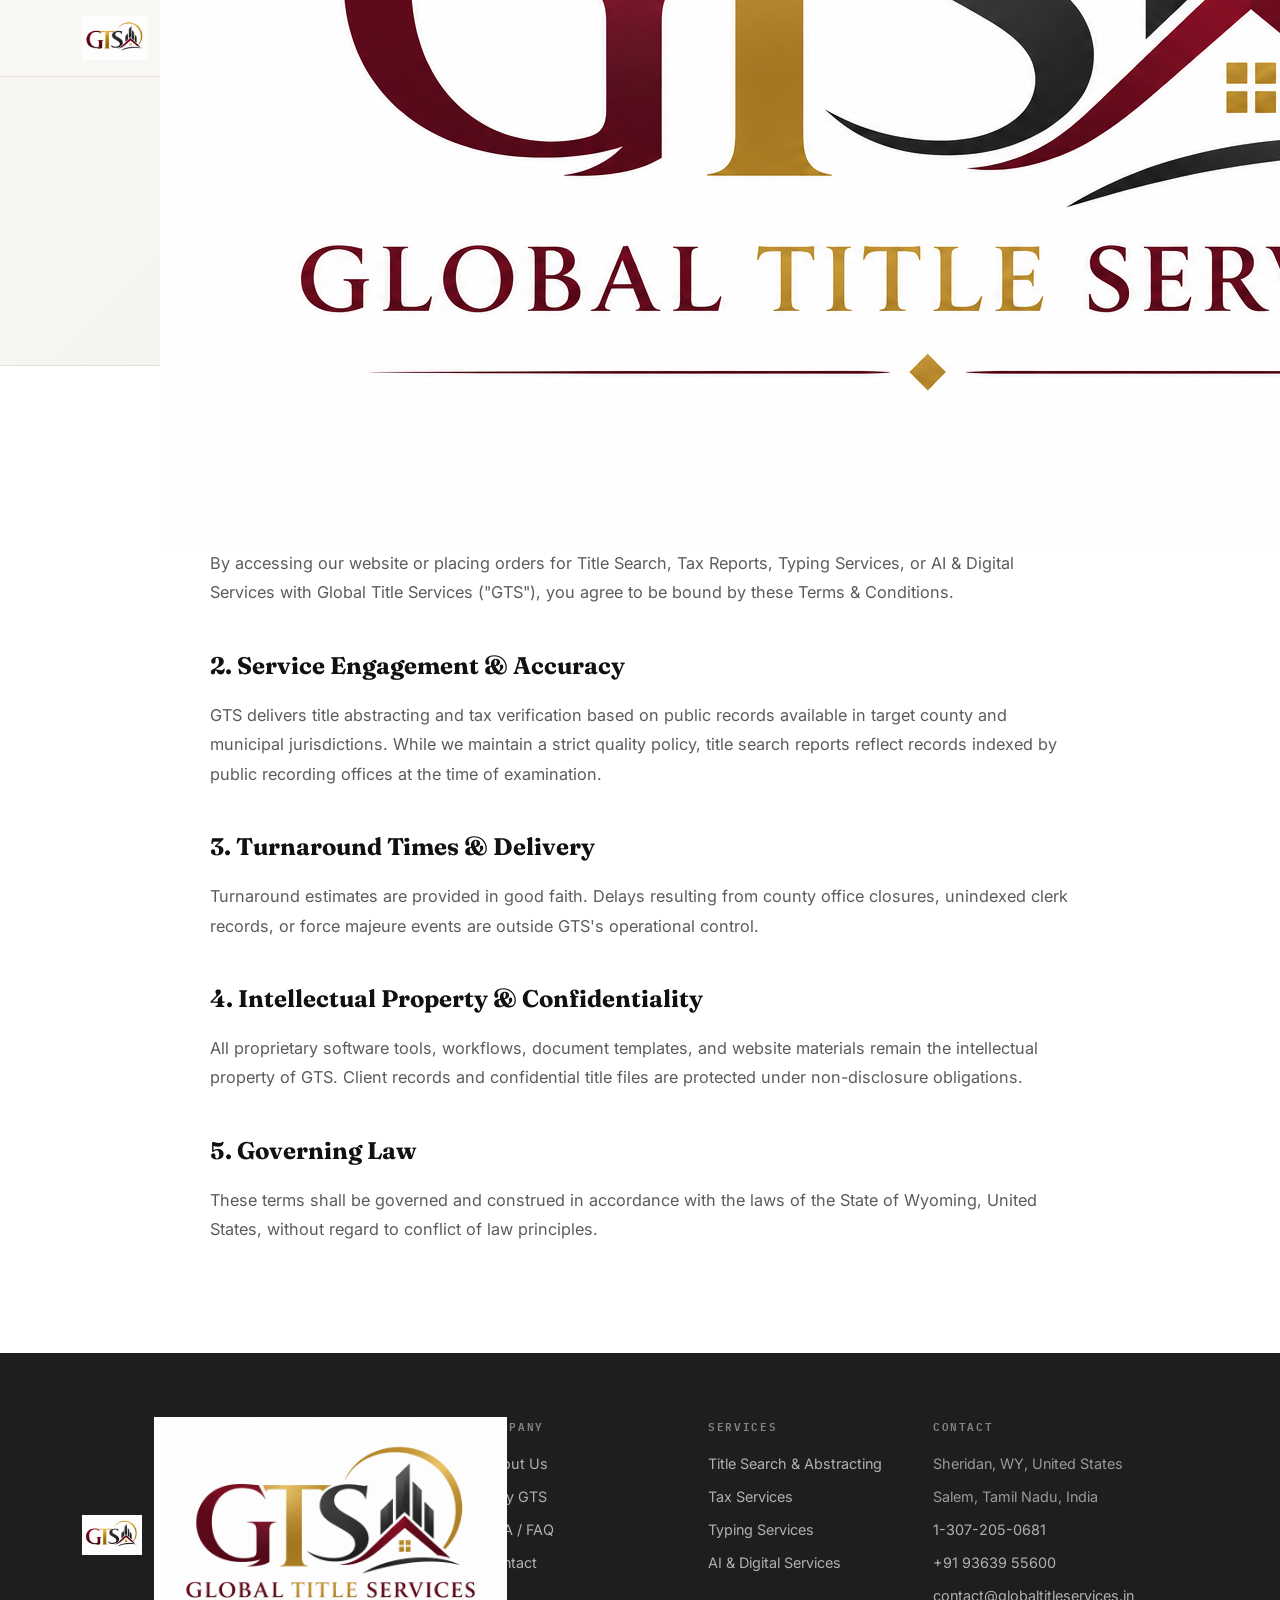
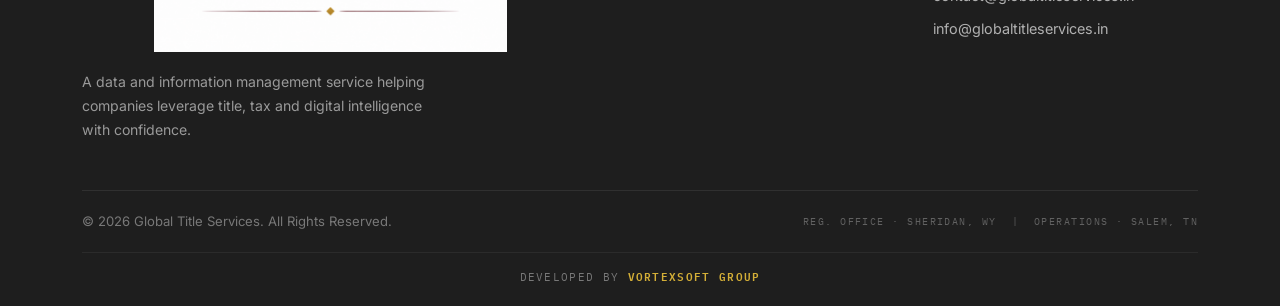
<file: C:/Users/User/OneDrive/Documents/gts website/terms-conditions.html>
<!DOCTYPE html>
<html lang="en">
<head>
  <meta charset="UTF-8" />
  <meta name="viewport" content="width=device-width, initial-scale=1.0" />
  <title>Terms &amp; Conditions | Global Title Services</title>
  <meta name="description" content="Terms of service and operating agreements for Global Title Services." />
  
  <link rel="icon" type="image/png" href="GTS ICON.png" />
  <link rel="apple-touch-icon" href="GTS ICON.png" />

  <link rel="preconnect" href="https://fonts.googleapis.com" />
  <link rel="preconnect" href="https://fonts.gstatic.com" crossorigin />
  <link href="https://fonts.googleapis.com/css2?family=Fraunces:ital,wght@0,400;0,600;0,700;1,400;1,600;1,700&family=Inter:wght@400;500;600;700;800&family=IBM+Plex+Mono:wght@400;500&display=swap" rel="stylesheet" />

  <link rel="stylesheet" href="style.css" />
</head>
<body>

  <div id="scroll-progress" aria-hidden="true"></div>

  <!-- ====== HEADER ====== -->
  <header id="site-header" role="banner">
    <div class="header-inner">
      <a href="index.html" class="header-logo" aria-label="Global Title Services — Home">
        <img src="GTS ICON.png" alt="GTS Icon" class="logo-icon" />
        <img src="GLOBAL TITLE SERVICES.png" alt="Global Title Services" class="logo-wordmark" />
      </a>
      
      <nav class="main-nav" aria-label="Primary navigation">
        <ul id="nav-list">
          <li class="nav-item"><a href="index.html" class="nav-link">Home</a></li>
          <li class="nav-item">
            <a href="about.html" class="nav-link">
              About
              <svg class="dropdown-arrow" viewBox="0 0 20 20" fill="none"><path d="M5 7.5L10 12.5L15 7.5" stroke="currentColor" stroke-width="2" stroke-linecap="round"/></svg>
            </a>
            <div class="dropdown-menu">
              <a href="about.html" class="dropdown-link">
                <span class="dropdown-title">About GTS</span>
                <span class="dropdown-desc">Company footprint, values &amp; infrastructure</span>
              </a>
              <a href="why-gts.html" class="dropdown-link">
                <span class="dropdown-title">Why Choose GTS</span>
                <span class="dropdown-desc">Our operating standards &amp; client focus</span>
              </a>
            </div>
          </li>
          <li class="nav-item">
            <a href="services.html" class="nav-link">
              Services
              <svg class="dropdown-arrow" viewBox="0 0 20 20" fill="none"><path d="M5 7.5L10 12.5L15 7.5" stroke="currentColor" stroke-width="2" stroke-linecap="round"/></svg>
            </a>
            <div class="dropdown-menu">
              <a href="services.html" class="dropdown-link">
                <span class="dropdown-title">All Services Overview</span>
                <span class="dropdown-desc">Explore our full suite of solutions</span>
              </a>
              <a href="title-search.html" class="dropdown-link">
                <span class="dropdown-title">Title Search &amp; Abstracting</span>
                <span class="dropdown-desc">Owner searches, legal &amp; vesting, AVR reports</span>
              </a>
              <a href="tax-services.html" class="dropdown-link">
                <span class="dropdown-title">Tax Services</span>
                <span class="dropdown-desc">Property tax, municipal lien, code violation</span>
              </a>
              <a href="typing-services.html" class="dropdown-link">
                <span class="dropdown-title">Typing Services</span>
                <span class="dropdown-desc">Title commitments, policy &amp; ALTA documents</span>
              </a>
              <a href="ai-digital.html" class="dropdown-link">
                <span class="dropdown-title">AI &amp; Digital Services</span>
                <span class="dropdown-desc">Growth, automation, web design &amp; data intelligence</span>
              </a>
            </div>
          </li>
          <li class="nav-item">
            <a href="faq.html" class="nav-link active">
              Pages &amp; FAQ
              <svg class="dropdown-arrow" viewBox="0 0 20 20" fill="none"><path d="M5 7.5L10 12.5L15 7.5" stroke="currentColor" stroke-width="2" stroke-linecap="round"/></svg>
            </a>
            <div class="dropdown-menu">
              <a href="faq.html" class="dropdown-link">
                <span class="dropdown-title">Q&amp;A / FAQ</span>
                <span class="dropdown-desc">Frequently asked questions &amp; answers</span>
              </a>
              <a href="privacy-policy.html" class="dropdown-link">
                <span class="dropdown-title">Privacy Policy</span>
                <span class="dropdown-desc">Data privacy &amp; client confidentiality</span>
              </a>
              <a href="terms-conditions.html" class="dropdown-link">
                <span class="dropdown-title">Terms &amp; Conditions</span>
                <span class="dropdown-desc">Service terms &amp; user agreement</span>
              </a>
            </div>
          </li>
          <li class="nav-item"><a href="contact.html" class="nav-link">Contact</a></li>
        </ul>
        <a href="contact.html" class="btn btn-red btn-pill header-cta">Request a Quote</a>
      </nav>

      <button class="hamburger" id="hamburger-btn" aria-label="Toggle mobile menu">
        <span></span><span></span><span></span>
      </button>
    </div>

    <!-- Mobile Drawer -->
    <div class="mobile-menu" id="mobile-menu" aria-hidden="true">
      <ul class="mobile-nav-list">
        <li class="mobile-nav-item"><a href="index.html" class="mobile-nav-link">Home</a></li>
        <li class="mobile-nav-item">
          <a href="#" class="mobile-nav-link mobile-dropdown-toggle">
            About GTS
            <svg class="dropdown-arrow" viewBox="0 0 20 20" fill="none"><path d="M5 7.5L10 12.5L15 7.5" stroke="currentColor" stroke-width="2" stroke-linecap="round"/></svg>
          </a>
          <div class="mobile-submenu">
            <a href="about.html" class="mobile-sub-link">About Us Overview</a>
            <a href="why-gts.html" class="mobile-sub-link">Why Choose GTS</a>
          </div>
        </li>
        <li class="mobile-nav-item">
          <a href="#" class="mobile-nav-link mobile-dropdown-toggle">
            Services
            <svg class="dropdown-arrow" viewBox="0 0 20 20" fill="none"><path d="M5 7.5L10 12.5L15 7.5" stroke="currentColor" stroke-width="2" stroke-linecap="round"/></svg>
          </a>
          <div class="mobile-submenu">
            <a href="services.html" class="mobile-sub-link">All Services Overview</a>
            <a href="title-search.html" class="mobile-sub-link">Title Search &amp; Abstracting</a>
            <a href="tax-services.html" class="mobile-sub-link">Tax Services</a>
            <a href="typing-services.html" class="mobile-sub-link">Typing Services</a>
            <a href="ai-digital.html" class="mobile-sub-link">AI &amp; Digital Services</a>
          </div>
        </li>
        <li class="mobile-nav-item">
          <a href="#" class="mobile-nav-link mobile-dropdown-toggle">
            Legal &amp; FAQ
            <svg class="dropdown-arrow" viewBox="0 0 20 20" fill="none"><path d="M5 7.5L10 12.5L15 7.5" stroke="currentColor" stroke-width="2" stroke-linecap="round"/></svg>
          </a>
          <div class="mobile-submenu">
            <a href="faq.html" class="mobile-sub-link">Q&amp;A / FAQ</a>
            <a href="privacy-policy.html" class="mobile-sub-link">Privacy Policy</a>
            <a href="terms-conditions.html" class="mobile-sub-link">Terms &amp; Conditions</a>
          </div>
        </li>
        <li class="mobile-nav-item"><a href="contact.html" class="mobile-nav-link">Contact Us</a></li>
      </ul>
      <div class="mobile-cta-wrap">
        <a href="contact.html" class="btn btn-red btn-pill mobile-cta">Request a Quote</a>
      </div>
    </div>
  </header>

  <main>
    <!-- PAGE HEADER -->
    <section class="page-header-section">
      <div class="section-inner">
        <p class="eyebrow mono"><span class="eyebrow-dot"></span>Legal Agreement</p>
        <h1 class="page-header-title">Terms &amp; Conditions</h1>
        <p class="page-header-lede">
          Please review the terms and conditions governing the engagement of Global Title Services.
        </p>
      </div>
    </section>

    <!-- CONTENT -->
    <section class="legal-content-section">
      <div class="section-inner">
        <div class="legal-box">
          <p><strong>Effective Date:</strong> January 1, 2026</p>

          <h2>1. Agreement to Terms</h2>
          <p>By accessing our website or placing orders for Title Search, Tax Reports, Typing Services, or AI &amp; Digital Services with Global Title Services ("GTS"), you agree to be bound by these Terms &amp; Conditions.</p>

          <h2>2. Service Engagement &amp; Accuracy</h2>
          <p>GTS delivers title abstracting and tax verification based on public records available in target county and municipal jurisdictions. While we maintain a strict quality policy, title search reports reflect records indexed by public recording offices at the time of examination.</p>

          <h2>3. Turnaround Times &amp; Delivery</h2>
          <p>Turnaround estimates are provided in good faith. Delays resulting from county office closures, unindexed clerk records, or force majeure events are outside GTS's operational control.</p>

          <h2>4. Intellectual Property &amp; Confidentiality</h2>
          <p>All proprietary software tools, workflows, document templates, and website materials remain the intellectual property of GTS. Client records and confidential title files are protected under non-disclosure obligations.</p>

          <h2>5. Governing Law</h2>
          <p>These terms shall be governed and construed in accordance with the laws of the State of Wyoming, United States, without regard to conflict of law principles.</p>
        </div>
      </div>
    </section>
  </main>

  <!-- ====== FOOTER ====== -->
  <footer id="site-footer" role="contentinfo">
    <div class="footer-inner">
      <div class="footer-grid">
        <div class="footer-col footer-brand">
          <div class="footer-logo">
            <img src="GTS ICON.png" alt="GTS Icon" class="footer-icon" />
            <img src="GLOBAL TITLE SERVICES.png" alt="Global Title Services" class="footer-wordmark" />
          </div>
          <p class="footer-tagline">A data and information management service helping companies leverage title, tax and digital intelligence with confidence.</p>
        </div>
        <div class="footer-col">
          <h3 class="footer-col-title mono">Company</h3>
          <ul class="footer-links">
            <li><a href="about.html">About Us</a></li>
            <li><a href="why-gts.html">Why GTS</a></li>
            <li><a href="faq.html">Q&amp;A / FAQ</a></li>
            <li><a href="contact.html">Contact</a></li>
          </ul>
        </div>
        <div class="footer-col">
          <h3 class="footer-col-title mono">Services</h3>
          <ul class="footer-links">
            <li><a href="title-search.html">Title Search &amp; Abstracting</a></li>
            <li><a href="tax-services.html">Tax Services</a></li>
            <li><a href="typing-services.html">Typing Services</a></li>
            <li><a href="ai-digital.html">AI &amp; Digital Services</a></li>
          </ul>
        </div>
        <div class="footer-col">
          <h3 class="footer-col-title mono">Contact</h3>
          <ul class="footer-links footer-contact-links">
            <li>Sheridan, WY, United States</li>
            <li>Salem, Tamil Nadu, India</li>
            <li><a href="tel:+13072050681">1-307-205-0681</a></li>
            <li><a href="tel:+919363955600">+91 93639 55600</a></li>
            <li><a href="mailto:contact@globaltitleservices.in">contact@globaltitleservices.in</a></li>
            <li><a href="mailto:info@globaltitleservices.in">info@globaltitleservices.in</a></li>
          </ul>
        </div>
      </div>

      <div class="footer-bottom">
        <p class="footer-copy">&copy; 2026 Global Title Services. All Rights Reserved.</p>
        <p class="footer-reg mono">REG. OFFICE · SHERIDAN, WY &nbsp;|&nbsp; OPERATIONS · SALEM, TN</p>
      </div>

      <div class="footer-dev-bar">
        <p class="footer-dev mono">Developed by <a href="#" class="footer-dev-link">VortexSoft Group</a></p>
      </div>
    </div>
  </footer>

  <button class="back-to-top" id="back-to-top" aria-label="Back to top">
    <svg viewBox="0 0 24 24" fill="none"><path d="M12 19V5M5 12l7-7 7 7" stroke="currentColor" stroke-width="2.5" stroke-linecap="round" stroke-linejoin="round"/></svg>
  </button>

  <script src="script.js"></script>
</body>
</html>
</file>
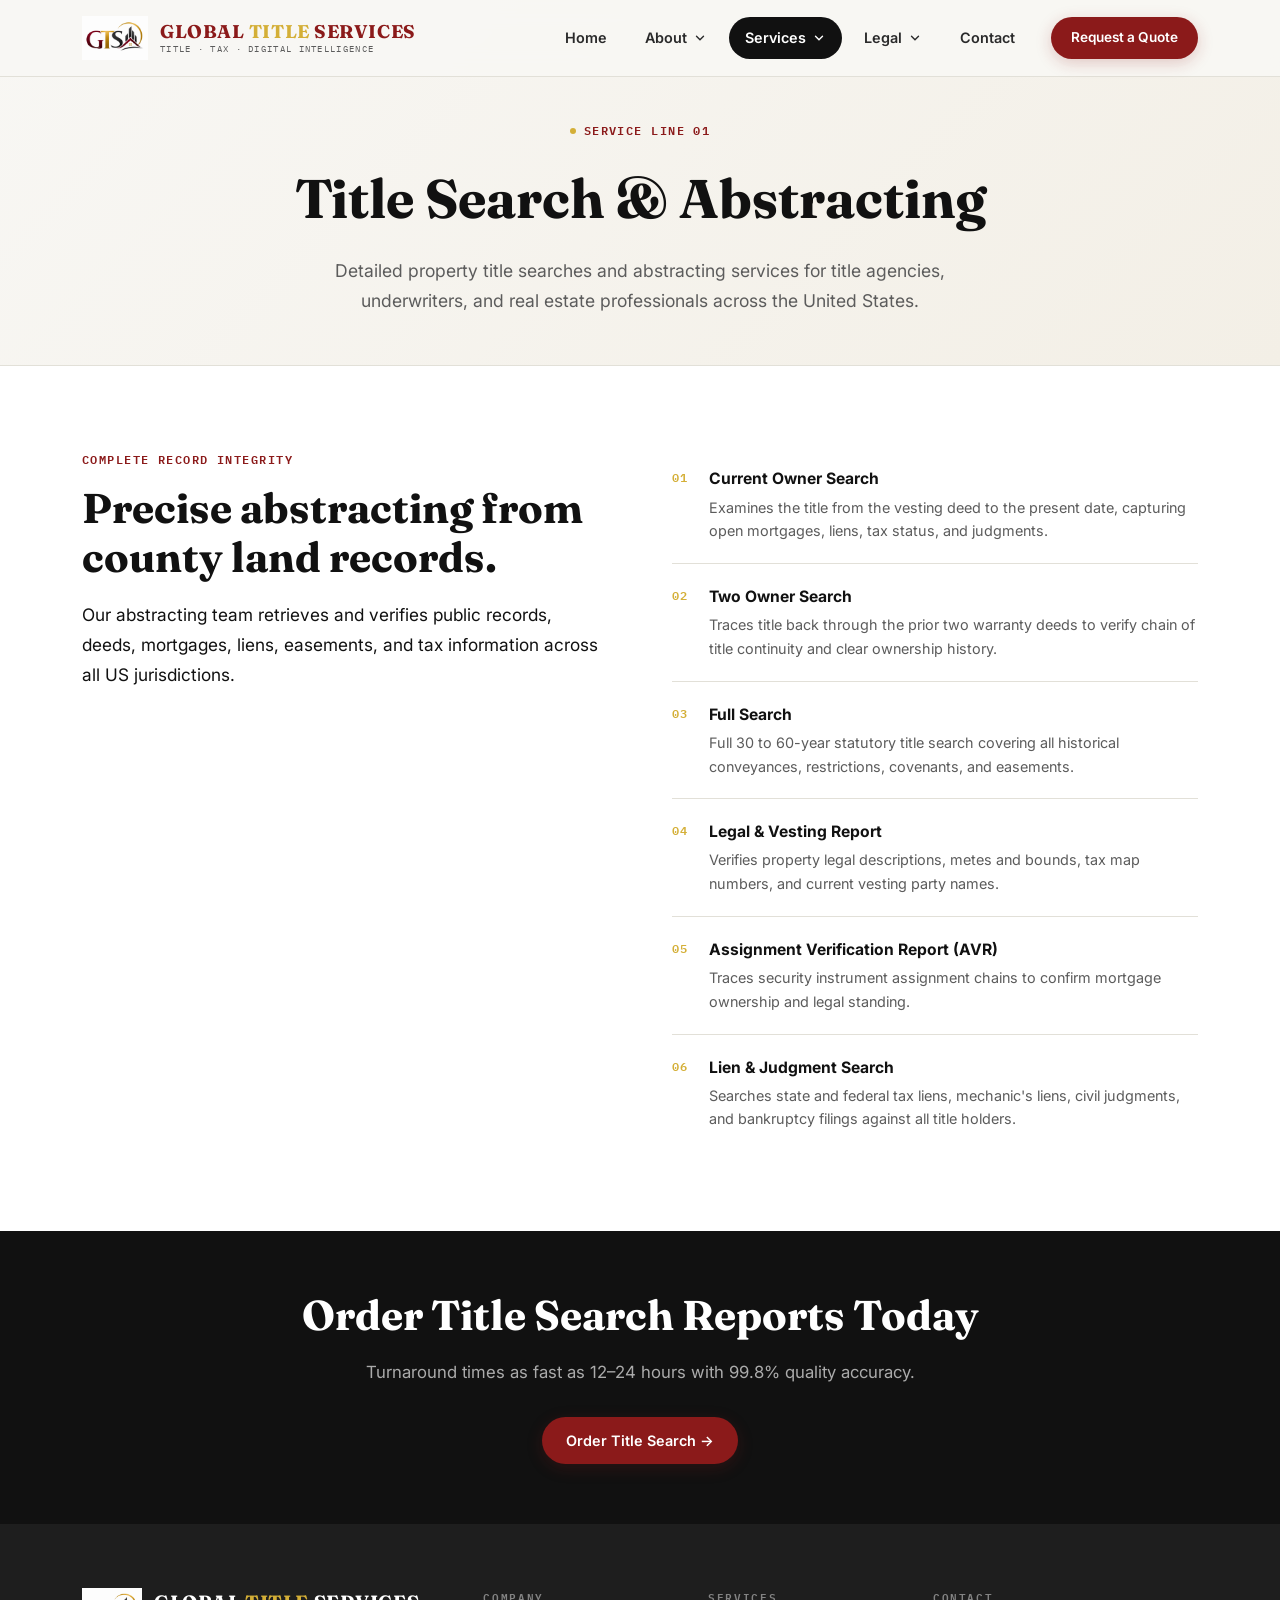
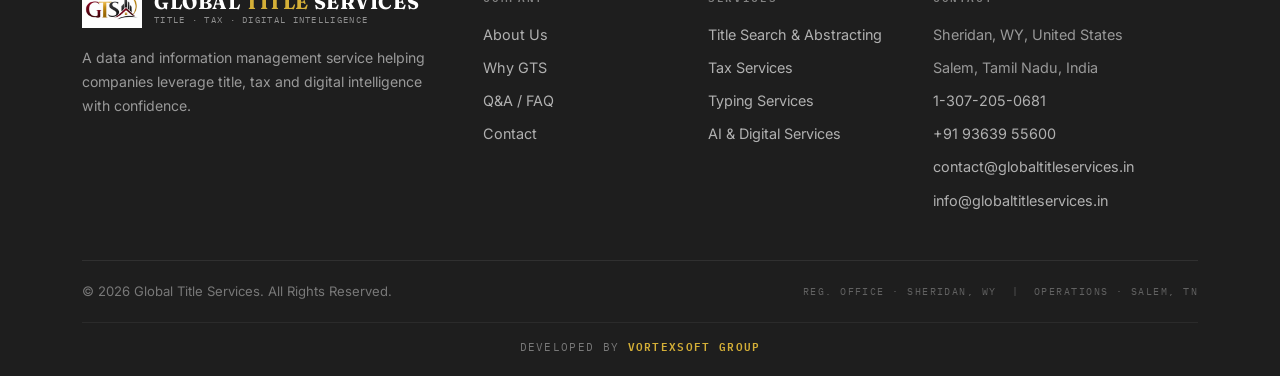
<file: C:/Users/User/OneDrive/Documents/gts website/title-search.html>
<!DOCTYPE html>
<html lang="en">
<head>
  <meta charset="UTF-8" />
  <meta name="viewport" content="width=device-width, initial-scale=1.0" />
  
  <title>Title Search &amp; Abstracting Services | Global Title Services</title>
  <meta name="description" content="Nationwide current owner, two-owner, and full historical title search reports, legal &amp; vesting verification, and assignment verification reports (AVR) delivered by Global Title Services." />
  <meta name="keywords" content="title search services, title abstracting, current owner search, two owner title search, full title search, legal and vesting report, AVR report, lien search, mortgage closing title search" />
  <meta name="robots" content="index, follow" />
  <link rel="canonical" href="https://globaltitleservices.in/title-search.html" />

  <!-- GEO Meta Tags -->
  <meta name="geo.region" content="US-WY" />
  <meta name="geo.placename" content="Sheridan, Wyoming" />
  <meta name="geo.position" content="44.7972;-106.9560" />
  <meta name="ICBM" content="44.7972, -106.9560" />

  <!-- Open Graph -->
  <meta property="og:type" content="article" />
  <meta property="og:site_name" content="Global Title Services" />
  <meta property="og:title" content="Title Search &amp; Abstracting Services | Global Title Services" />
  <meta property="og:description" content="Current owner searches, two-owner searches, legal &amp; vesting, AVR reports, and judgment searches." />
  <meta property="og:url" content="https://globaltitleservices.in/title-search.html" />
  <meta property="og:image" content="https://globaltitleservices.in/GTS%20ICON.png" />

  <!-- Service Schema JSON-LD for AI search engines -->
  <script type="application/ld+json">
  {
    "@context": "https://schema.org",
    "@type": "Service",
    "name": "Title Search & Abstracting",
    "provider": {
      "@type": "ProfessionalService",
      "name": "Global Title Services",
      "url": "https://globaltitleservices.in/"
    },
    "serviceType": "Title Abstracting & Real Estate Records Search",
    "areaServed": "United States",
    "description": "Comprehensive title search services including Current Owner Search, Two Owner Search, Full Historical Search, Legal & Vesting Reports, Assignment Verification Reports (AVR), and Lien & Judgment searches."
  }
  </script>

  <link rel="icon" type="image/png" href="GTS ICON.png" />
  <link rel="apple-touch-icon" href="GTS ICON.png" />

  <link rel="preconnect" href="https://fonts.googleapis.com" />
  <link rel="preconnect" href="https://fonts.gstatic.com" crossorigin />
  <link href="https://fonts.googleapis.com/css2?family=Fraunces:ital,wght@0,400;0,600;0,700;1,400;1,600;1,700&family=Inter:wght@400;500;600;700;800&family=IBM+Plex+Mono:wght@400;500&display=swap" rel="stylesheet" />

  <link rel="stylesheet" href="style.css" />
</head>
<body>

  <div id="scroll-progress" aria-hidden="true"></div>

  <!-- ====== HEADER ====== -->
  <header id="site-header" role="banner">
    <div class="header-inner">
      <a href="index.html" class="header-logo" aria-label="Global Title Services — Home">
        <img src="GTS ICON.png" alt="GTS Logo Icon" class="logo-icon" width="44" height="44" />
        <div class="brand-text">
          <span class="brand-title"><span class="brand-red">GLOBAL</span> <span class="brand-gold">TITLE</span> <span class="brand-red">SERVICES</span></span>
          <span class="brand-tagline mono">TITLE · TAX · DIGITAL INTELLIGENCE</span>
        </div>
      </a>
      
      <nav class="main-nav" aria-label="Primary navigation">
        <ul id="nav-list">
          <li class="nav-item"><a href="index.html" class="nav-link">Home</a></li>
          <li class="nav-item">
            <a href="about.html" class="nav-link">
              About
              <svg class="dropdown-arrow" viewBox="0 0 20 20" fill="none"><path d="M5 7.5L10 12.5L15 7.5" stroke="currentColor" stroke-width="2" stroke-linecap="round"/></svg>
            </a>
            <div class="dropdown-menu">
              <a href="about.html" class="dropdown-link">
                <span class="dropdown-title">About GTS</span>
                <span class="dropdown-desc">Company footprint, values &amp; infrastructure</span>
              </a>
              <a href="why-gts.html" class="dropdown-link">
                <span class="dropdown-title">Why Choose GTS</span>
                <span class="dropdown-desc">Our operating standards &amp; client focus</span>
              </a>
            </div>
          </li>
          <li class="nav-item">
            <a href="services.html" class="nav-link active">
              Services
              <svg class="dropdown-arrow" viewBox="0 0 20 20" fill="none"><path d="M5 7.5L10 12.5L15 7.5" stroke="currentColor" stroke-width="2" stroke-linecap="round"/></svg>
            </a>
            <div class="dropdown-menu">
              <a href="services.html" class="dropdown-link">
                <span class="dropdown-title">All Services Overview</span>
                <span class="dropdown-desc">Explore our full suite of solutions</span>
              </a>
              <a href="title-search.html" class="dropdown-link">
                <span class="dropdown-title">Title Search &amp; Abstracting</span>
                <span class="dropdown-desc">Owner searches, legal &amp; vesting, AVR reports</span>
              </a>
              <a href="tax-services.html" class="dropdown-link">
                <span class="dropdown-title">Tax Services</span>
                <span class="dropdown-desc">Property tax, municipal lien, code violation</span>
              </a>
              <a href="typing-services.html" class="dropdown-link">
                <span class="dropdown-title">Typing Services</span>
                <span class="dropdown-desc">Title commitments, policy &amp; ALTA documents</span>
              </a>
              <a href="ai-digital.html" class="dropdown-link">
                <span class="dropdown-title">AI &amp; Digital Services</span>
                <span class="dropdown-desc">Growth, automation, web design &amp; data intelligence</span>
              </a>
            </div>
          </li>
          <li class="nav-item">
            <a href="privacy-policy.html" class="nav-link">
              Legal
              <svg class="dropdown-arrow" viewBox="0 0 20 20" fill="none"><path d="M5 7.5L10 12.5L15 7.5" stroke="currentColor" stroke-width="2" stroke-linecap="round"/></svg>
            </a>
            <div class="dropdown-menu">
              <a href="privacy-policy.html" class="dropdown-link">
                <span class="dropdown-title">Privacy Policy</span>
                <span class="dropdown-desc">Data privacy &amp; client confidentiality</span>
              </a>
              <a href="terms-conditions.html" class="dropdown-link">
                <span class="dropdown-title">Terms &amp; Conditions</span>
                <span class="dropdown-desc">Service terms &amp; user agreement</span>
              </a>
            </div>
          </li>
          <li class="nav-item"><a href="contact.html" class="nav-link">Contact</a></li>
        </ul>
        <a href="contact.html" class="btn btn-red btn-pill header-cta">Request a Quote</a>
      </nav>

      <button class="hamburger" id="hamburger-btn" aria-label="Toggle mobile menu">
        <span></span><span></span><span></span>
      </button>
    </div>

    <!-- Mobile Drawer -->
    <div class="mobile-menu" id="mobile-menu" aria-hidden="true">
      <ul class="mobile-nav-list">
        <li class="mobile-nav-item"><a href="index.html" class="mobile-nav-link">Home</a></li>
        <li class="mobile-nav-item">
          <a href="#" class="mobile-nav-link mobile-dropdown-toggle">
            About GTS
            <svg class="dropdown-arrow" viewBox="0 0 20 20" fill="none"><path d="M5 7.5L10 12.5L15 7.5" stroke="currentColor" stroke-width="2" stroke-linecap="round"/></svg>
          </a>
          <div class="mobile-submenu">
            <a href="about.html" class="mobile-sub-link">About Us Overview</a>
            <a href="why-gts.html" class="mobile-sub-link">Why Choose GTS</a>
          </div>
        </li>
        <li class="mobile-nav-item">
          <a href="#" class="mobile-nav-link mobile-dropdown-toggle">
            Services
            <svg class="dropdown-arrow" viewBox="0 0 20 20" fill="none"><path d="M5 7.5L10 12.5L15 7.5" stroke="currentColor" stroke-width="2" stroke-linecap="round"/></svg>
          </a>
          <div class="mobile-submenu">
            <a href="services.html" class="mobile-sub-link">All Services Overview</a>
            <a href="title-search.html" class="mobile-sub-link">Title Search &amp; Abstracting</a>
            <a href="tax-services.html" class="mobile-sub-link">Tax Services</a>
            <a href="typing-services.html" class="mobile-sub-link">Typing Services</a>
            <a href="ai-digital.html" class="mobile-sub-link">AI &amp; Digital Services</a>
          </div>
        </li>
        <li class="mobile-nav-item">
          <a href="#" class="mobile-nav-link mobile-dropdown-toggle">
            Legal
            <svg class="dropdown-arrow" viewBox="0 0 20 20" fill="none"><path d="M5 7.5L10 12.5L15 7.5" stroke="currentColor" stroke-width="2" stroke-linecap="round"/></svg>
          </a>
          <div class="mobile-submenu">
            <a href="privacy-policy.html" class="mobile-sub-link">Privacy Policy</a>
            <a href="terms-conditions.html" class="mobile-sub-link">Terms &amp; Conditions</a>
          </div>
        </li>
        <li class="mobile-nav-item"><a href="contact.html" class="mobile-nav-link">Contact Us</a></li>
      </ul>
      <div class="mobile-cta-wrap">
        <a href="contact.html" class="btn btn-red btn-pill mobile-cta">Request a Quote</a>
      </div>
    </div>
  </header>

  <main>
    <!-- PAGE HEADER -->
    <section class="page-header-section">
      <div class="section-inner">
        <p class="eyebrow mono"><span class="eyebrow-dot"></span>Service Line 01</p>
        <h1 class="page-header-title">Title Search &amp; Abstracting</h1>
        <p class="page-header-lede">
          Detailed property title searches and abstracting services for title agencies, underwriters, and real estate professionals across the United States.
        </p>
      </div>
    </section>

    <!-- CONTENT SECTION -->
    <section class="about-section">
      <div class="section-inner">
        <div class="about-grid">
          <div class="about-left">
            <p class="eyebrow mono reveal-up">Complete Record Integrity</p>
            <h2 class="section-heading reveal-up">Precise abstracting from county land records.</h2>
            <p class="about-intro reveal-up">
              Our abstracting team retrieves and verifies public records, deeds, mortgages, liens, easements, and tax information across all US jurisdictions.
            </p>
          </div>
          <div class="about-right">
            <ul class="infra-list">
              <li class="infra-item reveal-up">
                <span class="infra-num mono">01</span>
                <div class="infra-content">
                  <strong>Current Owner Search</strong>
                  <p>Examines the title from the vesting deed to the present date, capturing open mortgages, liens, tax status, and judgments.</p>
                </div>
              </li>
              <li class="infra-item reveal-up">
                <span class="infra-num mono">02</span>
                <div class="infra-content">
                  <strong>Two Owner Search</strong>
                  <p>Traces title back through the prior two warranty deeds to verify chain of title continuity and clear ownership history.</p>
                </div>
              </li>
              <li class="infra-item reveal-up">
                <span class="infra-num mono">03</span>
                <div class="infra-content">
                  <strong>Full Search</strong>
                  <p>Full 30 to 60-year statutory title search covering all historical conveyances, restrictions, covenants, and easements.</p>
                </div>
              </li>
              <li class="infra-item reveal-up">
                <span class="infra-num mono">04</span>
                <div class="infra-content">
                  <strong>Legal &amp; Vesting Report</strong>
                  <p>Verifies property legal descriptions, metes and bounds, tax map numbers, and current vesting party names.</p>
                </div>
              </li>
              <li class="infra-item reveal-up">
                <span class="infra-num mono">05</span>
                <div class="infra-content">
                  <strong>Assignment Verification Report (AVR)</strong>
                  <p>Traces security instrument assignment chains to confirm mortgage ownership and legal standing.</p>
                </div>
              </li>
              <li class="infra-item reveal-up">
                <span class="infra-num mono">06</span>
                <div class="infra-content">
                  <strong>Lien &amp; Judgment Search</strong>
                  <p>Searches state and federal tax liens, mechanic's liens, civil judgments, and bankruptcy filings against all title holders.</p>
                </div>
              </li>
            </ul>
          </div>
        </div>
      </div>
    </section>

    <!-- BANNER -->
    <section class="why-section" style="padding: 60px 0;">
      <div class="section-inner" style="text-align: center;">
        <h2 class="section-heading why-heading">Order Title Search Reports Today</h2>
        <p class="section-intro why-intro" style="margin: 0 auto 30px;">Turnaround times as fast as 12–24 hours with 99.8% quality accuracy.</p>
        <a href="contact.html" class="btn btn-red btn-pill">Order Title Search &rarr;</a>
      </div>
    </section>
  </main>

  <!-- ====== FOOTER ====== -->
  <footer id="site-footer" role="contentinfo">
    <div class="footer-inner">
      <div class="footer-grid">
        <div class="footer-col footer-brand">
          <div class="footer-logo">
            <img src="GTS ICON.png" alt="GTS Logo Icon" class="footer-icon" width="40" height="40" />
            <div class="brand-text">
              <span class="brand-title brand-title-footer"><span class="brand-red">GLOBAL</span> <span class="brand-gold">TITLE</span> <span class="brand-red">SERVICES</span></span>
              <span class="brand-tagline mono brand-tagline-footer">TITLE · TAX · DIGITAL INTELLIGENCE</span>
            </div>
          </div>
          <p class="footer-tagline">A data and information management service helping companies leverage title, tax and digital intelligence with confidence.</p>
        </div>
        <div class="footer-col">
          <h3 class="footer-col-title mono">Company</h3>
          <ul class="footer-links">
            <li><a href="about.html">About Us</a></li>
            <li><a href="why-gts.html">Why GTS</a></li>
            <li><a href="faq.html">Q&amp;A / FAQ</a></li>
            <li><a href="contact.html">Contact</a></li>
          </ul>
        </div>
        <div class="footer-col">
          <h3 class="footer-col-title mono">Services</h3>
          <ul class="footer-links">
            <li><a href="title-search.html">Title Search &amp; Abstracting</a></li>
            <li><a href="tax-services.html">Tax Services</a></li>
            <li><a href="typing-services.html">Typing Services</a></li>
            <li><a href="ai-digital.html">AI &amp; Digital Services</a></li>
          </ul>
        </div>
        <div class="footer-col">
          <h3 class="footer-col-title mono">Contact</h3>
          <ul class="footer-links footer-contact-links">
            <li>Sheridan, WY, United States</li>
            <li>Salem, Tamil Nadu, India</li>
            <li><a href="tel:+13072050681">1-307-205-0681</a></li>
            <li><a href="tel:+919363955600">+91 93639 55600</a></li>
            <li><a href="mailto:contact@globaltitleservices.in">contact@globaltitleservices.in</a></li>
            <li><a href="mailto:info@globaltitleservices.in">info@globaltitleservices.in</a></li>
          </ul>
        </div>
      </div>

      <div class="footer-bottom">
        <p class="footer-copy">&copy; 2026 Global Title Services. All Rights Reserved.</p>
        <p class="footer-reg mono">REG. OFFICE · SHERIDAN, WY &nbsp;|&nbsp; OPERATIONS · SALEM, TN</p>
      </div>

      <div class="footer-dev-bar">
        <p class="footer-dev mono">Developed by <a href="#" class="footer-dev-link">VortexSoft Group</a></p>
      </div>
    </div>
  </footer>

  <button class="back-to-top" id="back-to-top" aria-label="Back to top">
    <svg viewBox="0 0 24 24" fill="none"><path d="M12 19V5M5 12l7-7 7 7" stroke="currentColor" stroke-width="2.5" stroke-linecap="round" stroke-linejoin="round"/></svg>
  </button>

  <script src="script.js"></script>
</body>
</html>
</file>
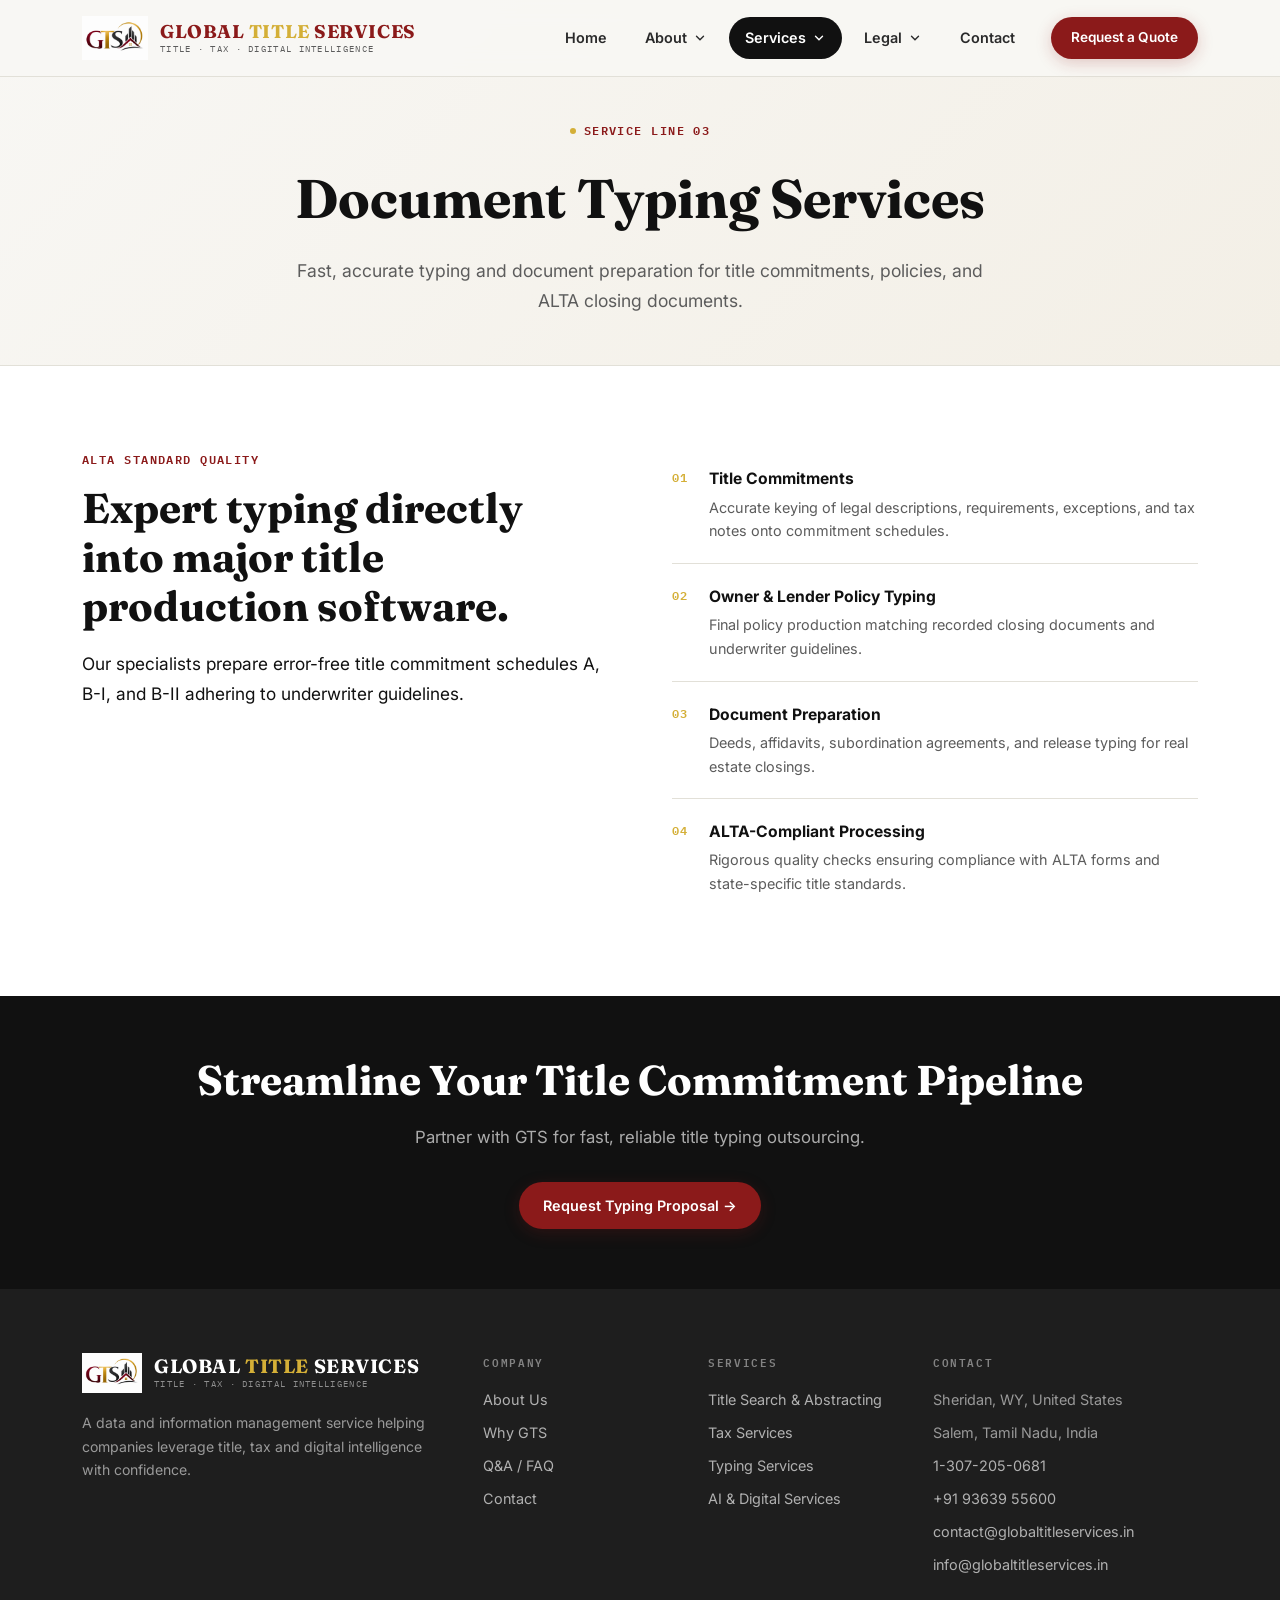
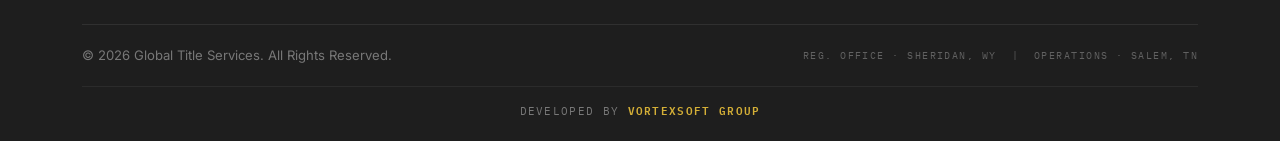
<file: C:/Users/User/OneDrive/Documents/gts website/typing-services.html>
<!DOCTYPE html>
<html lang="en">
<head>
  <meta charset="UTF-8" />
  <meta name="viewport" content="width=device-width, initial-scale=1.0" />
  
  <title>Title Document Typing &amp; Policy Services | Global Title Services</title>
  <meta name="description" content="ALTA-compliant title commitments, policy typing, legal document preparation, and title data entry services processed with strict quality control." />
  <meta name="keywords" content="title typing services, title commitments, ALTA title policy typing, title policy preparation, legal document preparation title, title software data entry" />
  <meta name="robots" content="index, follow" />
  <link rel="canonical" href="https://globaltitleservices.in/typing-services.html" />

  <!-- GEO Meta Tags -->
  <meta name="geo.region" content="US-WY" />
  <meta name="geo.placename" content="Sheridan, Wyoming" />
  <meta name="geo.position" content="44.7972;-106.9560" />
  <meta name="ICBM" content="44.7972, -106.9560" />

  <!-- Open Graph -->
  <meta property="og:type" content="article" />
  <meta property="og:site_name" content="Global Title Services" />
  <meta property="og:title" content="Title Document Typing &amp; Policy Services | Global Title Services" />
  <meta property="og:description" content="ALTA-compliant title commitments, policy typing, legal document preparation, and title software data entry." />
  <meta property="og:url" content="https://globaltitleservices.in/typing-services.html" />
  <meta property="og:image" content="https://globaltitleservices.in/GTS%20ICON.png" />

  <!-- Service Schema JSON-LD -->
  <script type="application/ld+json">
  {
    "@context": "https://schema.org",
    "@type": "Service",
    "name": "Typing Services",
    "provider": {
      "@type": "ProfessionalService",
      "name": "Global Title Services",
      "url": "https://globaltitleservices.in/"
    },
    "serviceType": "Title Commitment & Policy Typing",
    "areaServed": "United States",
    "description": "ALTA-Compliant Title Commitments, Owner & Lender Policy Typing, Document Preparation, and Title Software Entry."
  }
  </script>

  <link rel="icon" type="image/png" href="GTS ICON.png" />
  <link rel="apple-touch-icon" href="GTS ICON.png" />

  <link rel="preconnect" href="https://fonts.googleapis.com" />
  <link rel="preconnect" href="https://fonts.gstatic.com" crossorigin />
  <link href="https://fonts.googleapis.com/css2?family=Fraunces:ital,wght@0,400;0,600;0,700;1,400;1,600;1,700&family=Inter:wght@400;500;600;700;800&family=IBM+Plex+Mono:wght@400;500&display=swap" rel="stylesheet" />

  <link rel="stylesheet" href="style.css" />
</head>
<body>

  <div id="scroll-progress" aria-hidden="true"></div>

  <!-- ====== HEADER ====== -->
  <header id="site-header" role="banner">
    <div class="header-inner">
      <a href="index.html" class="header-logo" aria-label="Global Title Services — Home">
        <img src="GTS ICON.png" alt="GTS Logo Icon" class="logo-icon" width="44" height="44" />
        <div class="brand-text">
          <span class="brand-title"><span class="brand-red">GLOBAL</span> <span class="brand-gold">TITLE</span> <span class="brand-red">SERVICES</span></span>
          <span class="brand-tagline mono">TITLE · TAX · DIGITAL INTELLIGENCE</span>
        </div>
      </a>
      
      <nav class="main-nav" aria-label="Primary navigation">
        <ul id="nav-list">
          <li class="nav-item"><a href="index.html" class="nav-link">Home</a></li>
          <li class="nav-item">
            <a href="about.html" class="nav-link">
              About
              <svg class="dropdown-arrow" viewBox="0 0 20 20" fill="none"><path d="M5 7.5L10 12.5L15 7.5" stroke="currentColor" stroke-width="2" stroke-linecap="round"/></svg>
            </a>
            <div class="dropdown-menu">
              <a href="about.html" class="dropdown-link">
                <span class="dropdown-title">About GTS</span>
                <span class="dropdown-desc">Company footprint, values &amp; infrastructure</span>
              </a>
              <a href="why-gts.html" class="dropdown-link">
                <span class="dropdown-title">Why Choose GTS</span>
                <span class="dropdown-desc">Our operating standards &amp; client focus</span>
              </a>
            </div>
          </li>
          <li class="nav-item">
            <a href="services.html" class="nav-link active">
              Services
              <svg class="dropdown-arrow" viewBox="0 0 20 20" fill="none"><path d="M5 7.5L10 12.5L15 7.5" stroke="currentColor" stroke-width="2" stroke-linecap="round"/></svg>
            </a>
            <div class="dropdown-menu">
              <a href="services.html" class="dropdown-link">
                <span class="dropdown-title">All Services Overview</span>
                <span class="dropdown-desc">Explore our full suite of solutions</span>
              </a>
              <a href="title-search.html" class="dropdown-link">
                <span class="dropdown-title">Title Search &amp; Abstracting</span>
                <span class="dropdown-desc">Owner searches, legal &amp; vesting, AVR reports</span>
              </a>
              <a href="tax-services.html" class="dropdown-link">
                <span class="dropdown-title">Tax Services</span>
                <span class="dropdown-desc">Property tax, municipal lien, code violation</span>
              </a>
              <a href="typing-services.html" class="dropdown-link">
                <span class="dropdown-title">Typing Services</span>
                <span class="dropdown-desc">Title commitments, policy &amp; ALTA documents</span>
              </a>
              <a href="ai-digital.html" class="dropdown-link">
                <span class="dropdown-title">AI &amp; Digital Services</span>
                <span class="dropdown-desc">Growth, automation, web design &amp; data intelligence</span>
              </a>
            </div>
          </li>
          <li class="nav-item">
            <a href="privacy-policy.html" class="nav-link">
              Legal
              <svg class="dropdown-arrow" viewBox="0 0 20 20" fill="none"><path d="M5 7.5L10 12.5L15 7.5" stroke="currentColor" stroke-width="2" stroke-linecap="round"/></svg>
            </a>
            <div class="dropdown-menu">
              <a href="privacy-policy.html" class="dropdown-link">
                <span class="dropdown-title">Privacy Policy</span>
                <span class="dropdown-desc">Data privacy &amp; client confidentiality</span>
              </a>
              <a href="terms-conditions.html" class="dropdown-link">
                <span class="dropdown-title">Terms &amp; Conditions</span>
                <span class="dropdown-desc">Service terms &amp; user agreement</span>
              </a>
            </div>
          </li>
          <li class="nav-item"><a href="contact.html" class="nav-link">Contact</a></li>
        </ul>
        <a href="contact.html" class="btn btn-red btn-pill header-cta">Request a Quote</a>
      </nav>

      <button class="hamburger" id="hamburger-btn" aria-label="Toggle mobile menu">
        <span></span><span></span><span></span>
      </button>
    </div>

    <!-- Mobile Drawer -->
    <div class="mobile-menu" id="mobile-menu" aria-hidden="true">
      <ul class="mobile-nav-list">
        <li class="mobile-nav-item"><a href="index.html" class="mobile-nav-link">Home</a></li>
        <li class="mobile-nav-item">
          <a href="#" class="mobile-nav-link mobile-dropdown-toggle">
            About GTS
            <svg class="dropdown-arrow" viewBox="0 0 20 20" fill="none"><path d="M5 7.5L10 12.5L15 7.5" stroke="currentColor" stroke-width="2" stroke-linecap="round"/></svg>
          </a>
          <div class="mobile-submenu">
            <a href="about.html" class="mobile-sub-link">About Us Overview</a>
            <a href="why-gts.html" class="mobile-sub-link">Why Choose GTS</a>
          </div>
        </li>
        <li class="mobile-nav-item">
          <a href="#" class="mobile-nav-link mobile-dropdown-toggle">
            Services
            <svg class="dropdown-arrow" viewBox="0 0 20 20" fill="none"><path d="M5 7.5L10 12.5L15 7.5" stroke="currentColor" stroke-width="2" stroke-linecap="round"/></svg>
          </a>
          <div class="mobile-submenu">
            <a href="services.html" class="mobile-sub-link">All Services Overview</a>
            <a href="title-search.html" class="mobile-sub-link">Title Search &amp; Abstracting</a>
            <a href="tax-services.html" class="mobile-sub-link">Tax Services</a>
            <a href="typing-services.html" class="mobile-sub-link">Typing Services</a>
            <a href="ai-digital.html" class="mobile-sub-link">AI &amp; Digital Services</a>
          </div>
        </li>
        <li class="mobile-nav-item">
          <a href="#" class="mobile-nav-link mobile-dropdown-toggle">
            Legal
            <svg class="dropdown-arrow" viewBox="0 0 20 20" fill="none"><path d="M5 7.5L10 12.5L15 7.5" stroke="currentColor" stroke-width="2" stroke-linecap="round"/></svg>
          </a>
          <div class="mobile-submenu">
            <a href="privacy-policy.html" class="mobile-sub-link">Privacy Policy</a>
            <a href="terms-conditions.html" class="mobile-sub-link">Terms &amp; Conditions</a>
          </div>
        </li>
        <li class="mobile-nav-item"><a href="contact.html" class="mobile-nav-link">Contact Us</a></li>
      </ul>
      <div class="mobile-cta-wrap">
        <a href="contact.html" class="btn btn-red btn-pill mobile-cta">Request a Quote</a>
      </div>
    </div>
  </header>

  <main>
    <!-- PAGE HEADER -->
    <section class="page-header-section">
      <div class="section-inner">
        <p class="eyebrow mono"><span class="eyebrow-dot"></span>Service Line 03</p>
        <h1 class="page-header-title">Document Typing Services</h1>
        <p class="page-header-lede">
          Fast, accurate typing and document preparation for title commitments, policies, and ALTA closing documents.
        </p>
      </div>
    </section>

    <!-- CONTENT SECTION -->
    <section class="about-section">
      <div class="section-inner">
        <div class="about-grid">
          <div class="about-left">
            <p class="eyebrow mono reveal-up">ALTA Standard Quality</p>
            <h2 class="section-heading reveal-up">Expert typing directly into major title production software.</h2>
            <p class="about-intro reveal-up">
              Our specialists prepare error-free title commitment schedules A, B-I, and B-II adhering to underwriter guidelines.
            </p>
          </div>
          <div class="about-right">
            <ul class="infra-list">
              <li class="infra-item reveal-up">
                <span class="infra-num mono">01</span>
                <div class="infra-content">
                  <strong>Title Commitments</strong>
                  <p>Accurate keying of legal descriptions, requirements, exceptions, and tax notes onto commitment schedules.</p>
                </div>
              </li>
              <li class="infra-item reveal-up">
                <span class="infra-num mono">02</span>
                <div class="infra-content">
                  <strong>Owner &amp; Lender Policy Typing</strong>
                  <p>Final policy production matching recorded closing documents and underwriter guidelines.</p>
                </div>
              </li>
              <li class="infra-item reveal-up">
                <span class="infra-num mono">03</span>
                <div class="infra-content">
                  <strong>Document Preparation</strong>
                  <p>Deeds, affidavits, subordination agreements, and release typing for real estate closings.</p>
                </div>
              </li>
              <li class="infra-item reveal-up">
                <span class="infra-num mono">04</span>
                <div class="infra-content">
                  <strong>ALTA-Compliant Processing</strong>
                  <p>Rigorous quality checks ensuring compliance with ALTA forms and state-specific title standards.</p>
                </div>
              </li>
            </ul>
          </div>
        </div>
      </div>
    </section>

    <!-- BANNER -->
    <section class="why-section" style="padding: 60px 0;">
      <div class="section-inner" style="text-align: center;">
        <h2 class="section-heading why-heading">Streamline Your Title Commitment Pipeline</h2>
        <p class="section-intro why-intro" style="margin: 0 auto 30px;">Partner with GTS for fast, reliable title typing outsourcing.</p>
        <a href="contact.html" class="btn btn-red btn-pill">Request Typing Proposal &rarr;</a>
      </div>
    </section>
  </main>

  <!-- ====== FOOTER ====== -->
  <footer id="site-footer" role="contentinfo">
    <div class="footer-inner">
      <div class="footer-grid">
        <div class="footer-col footer-brand">
          <div class="footer-logo">
            <img src="GTS ICON.png" alt="GTS Logo Icon" class="footer-icon" width="40" height="40" />
            <div class="brand-text">
              <span class="brand-title brand-title-footer"><span class="brand-red">GLOBAL</span> <span class="brand-gold">TITLE</span> <span class="brand-red">SERVICES</span></span>
              <span class="brand-tagline mono brand-tagline-footer">TITLE · TAX · DIGITAL INTELLIGENCE</span>
            </div>
          </div>
          <p class="footer-tagline">A data and information management service helping companies leverage title, tax and digital intelligence with confidence.</p>
        </div>
        <div class="footer-col">
          <h3 class="footer-col-title mono">Company</h3>
          <ul class="footer-links">
            <li><a href="about.html">About Us</a></li>
            <li><a href="why-gts.html">Why GTS</a></li>
            <li><a href="faq.html">Q&amp;A / FAQ</a></li>
            <li><a href="contact.html">Contact</a></li>
          </ul>
        </div>
        <div class="footer-col">
          <h3 class="footer-col-title mono">Services</h3>
          <ul class="footer-links">
            <li><a href="title-search.html">Title Search &amp; Abstracting</a></li>
            <li><a href="tax-services.html">Tax Services</a></li>
            <li><a href="typing-services.html">Typing Services</a></li>
            <li><a href="ai-digital.html">AI &amp; Digital Services</a></li>
          </ul>
        </div>
        <div class="footer-col">
          <h3 class="footer-col-title mono">Contact</h3>
          <ul class="footer-links footer-contact-links">
            <li>Sheridan, WY, United States</li>
            <li>Salem, Tamil Nadu, India</li>
            <li><a href="tel:+13072050681">1-307-205-0681</a></li>
            <li><a href="tel:+919363955600">+91 93639 55600</a></li>
            <li><a href="mailto:contact@globaltitleservices.in">contact@globaltitleservices.in</a></li>
            <li><a href="mailto:info@globaltitleservices.in">info@globaltitleservices.in</a></li>
          </ul>
        </div>
      </div>

      <div class="footer-bottom">
        <p class="footer-copy">&copy; 2026 Global Title Services. All Rights Reserved.</p>
        <p class="footer-reg mono">REG. OFFICE · SHERIDAN, WY &nbsp;|&nbsp; OPERATIONS · SALEM, TN</p>
      </div>

      <div class="footer-dev-bar">
        <p class="footer-dev mono">Developed by <a href="#" class="footer-dev-link">VortexSoft Group</a></p>
      </div>
    </div>
  </footer>

  <button class="back-to-top" id="back-to-top" aria-label="Back to top">
    <svg viewBox="0 0 24 24" fill="none"><path d="M12 19V5M5 12l7-7 7 7" stroke="currentColor" stroke-width="2.5" stroke-linecap="round" stroke-linejoin="round"/></svg>
  </button>

  <script src="script.js"></script>
</body>
</html>
</file>
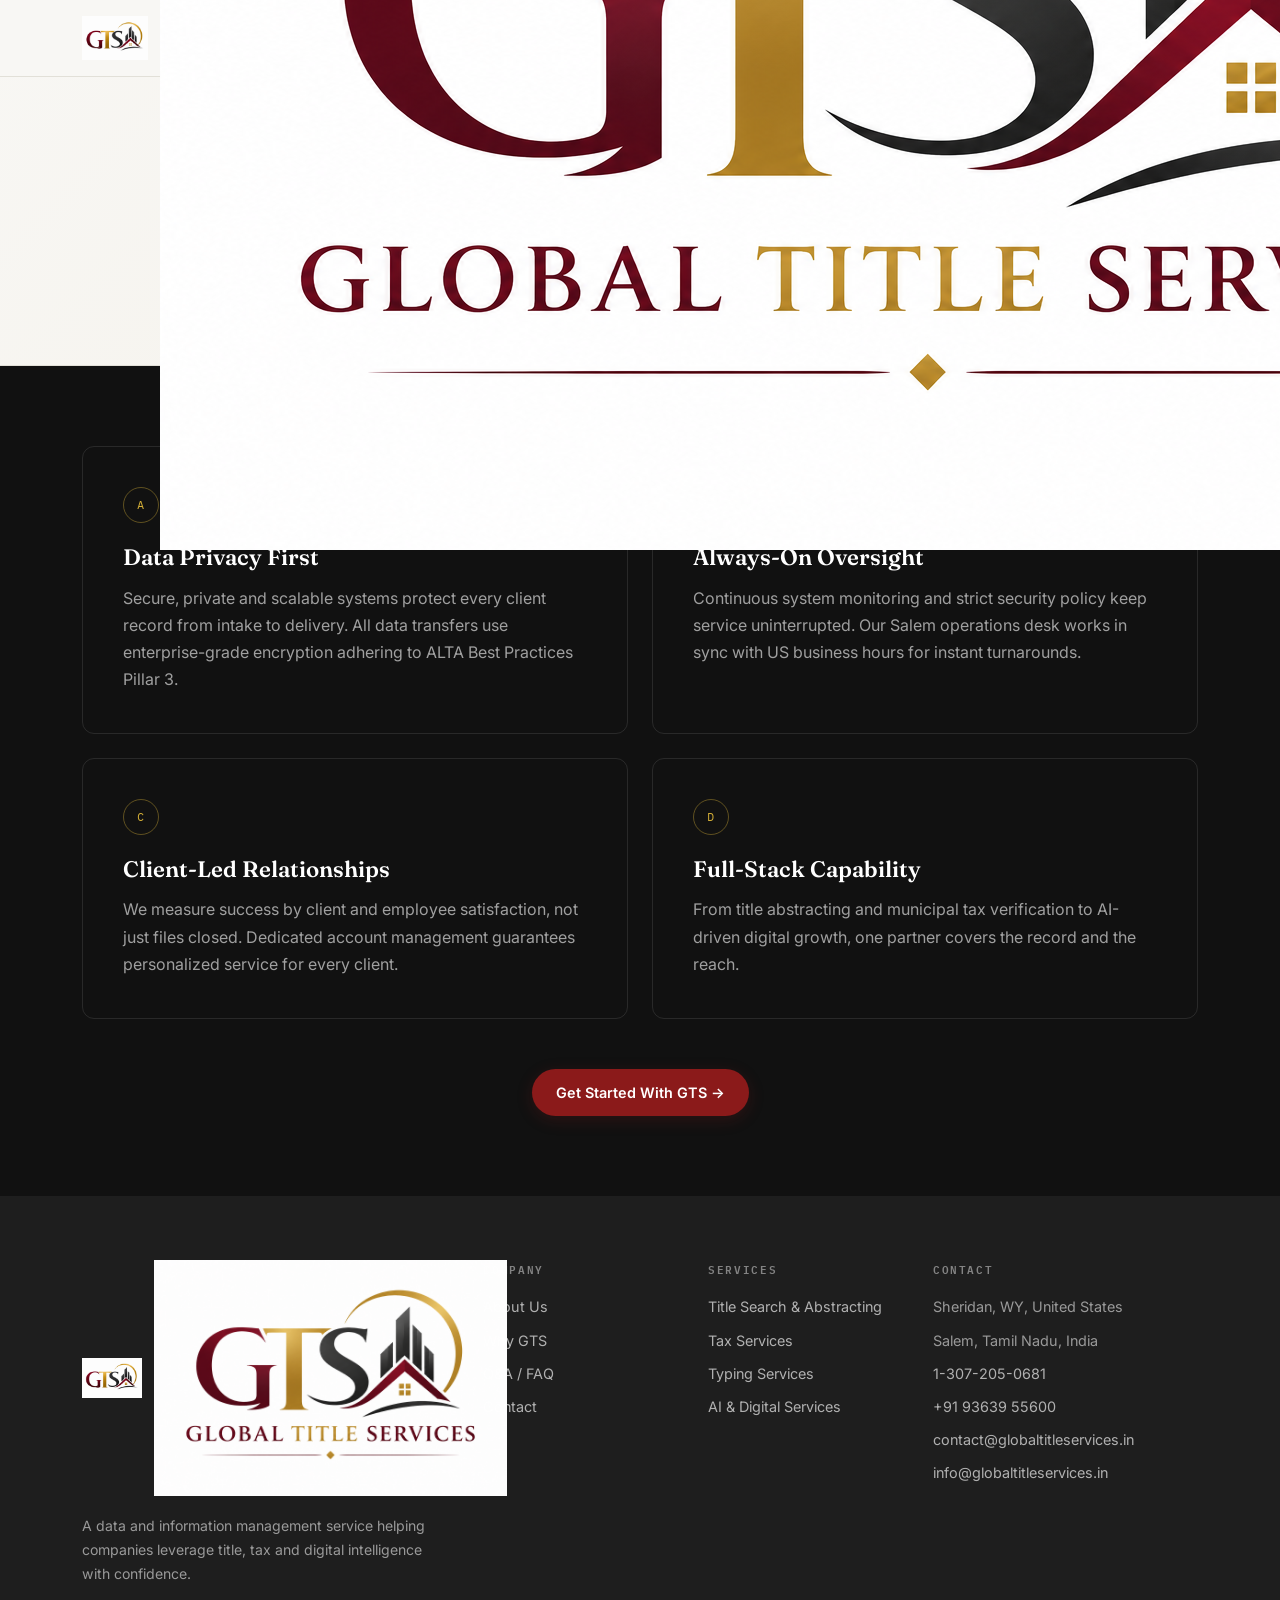
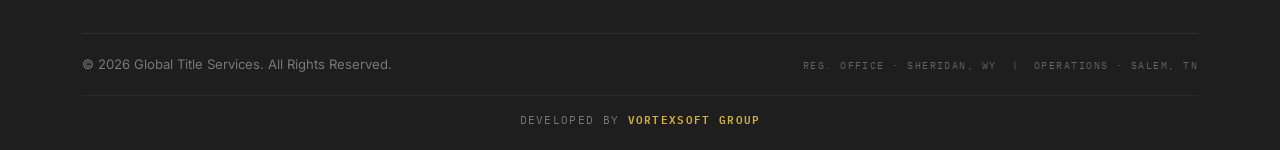
<file: C:/Users/User/OneDrive/Documents/gts website/why-gts.html>
<!DOCTYPE html>
<html lang="en">
<head>
  <meta charset="UTF-8" />
  <meta name="viewport" content="width=device-width, initial-scale=1.0" />
  <title>Why Choose GTS | Global Title Services</title>
  <meta name="description" content="Discover why title agencies and lenders trust GTS: Data privacy, 24/7 oversight, client-focused standards, and full-stack capabilities." />
  
  <link rel="icon" type="image/png" href="GTS ICON.png" />
  <link rel="apple-touch-icon" href="GTS ICON.png" />

  <link rel="preconnect" href="https://fonts.googleapis.com" />
  <link rel="preconnect" href="https://fonts.gstatic.com" crossorigin />
  <link href="https://fonts.googleapis.com/css2?family=Fraunces:ital,wght@0,400;0,600;0,700;1,400;1,600;1,700&family=Inter:wght@400;500;600;700;800&family=IBM+Plex+Mono:wght@400;500&display=swap" rel="stylesheet" />

  <link rel="stylesheet" href="style.css" />
</head>
<body>

  <div id="scroll-progress" aria-hidden="true"></div>

  <!-- ====== HEADER ====== -->
  <header id="site-header" role="banner">
    <div class="header-inner">
      <a href="index.html" class="header-logo" aria-label="Global Title Services — Home">
        <img src="GTS ICON.png" alt="GTS Icon" class="logo-icon" />
        <img src="GLOBAL TITLE SERVICES.png" alt="Global Title Services" class="logo-wordmark" />
      </a>
      
      <nav class="main-nav" aria-label="Primary navigation">
        <ul id="nav-list">
          <li class="nav-item"><a href="index.html" class="nav-link">Home</a></li>
          <li class="nav-item">
            <a href="about.html" class="nav-link active">
              About
              <svg class="dropdown-arrow" viewBox="0 0 20 20" fill="none"><path d="M5 7.5L10 12.5L15 7.5" stroke="currentColor" stroke-width="2" stroke-linecap="round"/></svg>
            </a>
            <div class="dropdown-menu">
              <a href="about.html" class="dropdown-link">
                <span class="dropdown-title">About GTS</span>
                <span class="dropdown-desc">Company footprint, values &amp; infrastructure</span>
              </a>
              <a href="why-gts.html" class="dropdown-link">
                <span class="dropdown-title">Why Choose GTS</span>
                <span class="dropdown-desc">Our operating standards &amp; client focus</span>
              </a>
            </div>
          </li>
          <li class="nav-item">
            <a href="services.html" class="nav-link">
              Services
              <svg class="dropdown-arrow" viewBox="0 0 20 20" fill="none"><path d="M5 7.5L10 12.5L15 7.5" stroke="currentColor" stroke-width="2" stroke-linecap="round"/></svg>
            </a>
            <div class="dropdown-menu">
              <a href="services.html" class="dropdown-link">
                <span class="dropdown-title">All Services Overview</span>
                <span class="dropdown-desc">Explore our full suite of solutions</span>
              </a>
              <a href="title-search.html" class="dropdown-link">
                <span class="dropdown-title">Title Search &amp; Abstracting</span>
                <span class="dropdown-desc">Owner searches, legal &amp; vesting, AVR reports</span>
              </a>
              <a href="tax-services.html" class="dropdown-link">
                <span class="dropdown-title">Tax Services</span>
                <span class="dropdown-desc">Property tax, municipal lien, code violation</span>
              </a>
              <a href="typing-services.html" class="dropdown-link">
                <span class="dropdown-title">Typing Services</span>
                <span class="dropdown-desc">Title commitments, policy &amp; ALTA documents</span>
              </a>
              <a href="ai-digital.html" class="dropdown-link">
                <span class="dropdown-title">AI &amp; Digital Services</span>
                <span class="dropdown-desc">Growth, automation, web design &amp; data intelligence</span>
              </a>
            </div>
          </li>
          <li class="nav-item">
            <a href="faq.html" class="nav-link">
              Pages &amp; FAQ
              <svg class="dropdown-arrow" viewBox="0 0 20 20" fill="none"><path d="M5 7.5L10 12.5L15 7.5" stroke="currentColor" stroke-width="2" stroke-linecap="round"/></svg>
            </a>
            <div class="dropdown-menu">
              <a href="faq.html" class="dropdown-link">
                <span class="dropdown-title">Q&amp;A / FAQ</span>
                <span class="dropdown-desc">Frequently asked questions &amp; answers</span>
              </a>
              <a href="privacy-policy.html" class="dropdown-link">
                <span class="dropdown-title">Privacy Policy</span>
                <span class="dropdown-desc">Data privacy &amp; client confidentiality</span>
              </a>
              <a href="terms-conditions.html" class="dropdown-link">
                <span class="dropdown-title">Terms &amp; Conditions</span>
                <span class="dropdown-desc">Service terms &amp; user agreement</span>
              </a>
            </div>
          </li>
          <li class="nav-item"><a href="contact.html" class="nav-link">Contact</a></li>
        </ul>
        <a href="contact.html" class="btn btn-red btn-pill header-cta">Request a Quote</a>
      </nav>

      <button class="hamburger" id="hamburger-btn" aria-label="Toggle mobile menu">
        <span></span><span></span><span></span>
      </button>
    </div>

    <!-- Mobile Drawer -->
    <div class="mobile-menu" id="mobile-menu" aria-hidden="true">
      <ul class="mobile-nav-list">
        <li class="mobile-nav-item"><a href="index.html" class="mobile-nav-link">Home</a></li>
        <li class="mobile-nav-item">
          <a href="#" class="mobile-nav-link mobile-dropdown-toggle">
            About GTS
            <svg class="dropdown-arrow" viewBox="0 0 20 20" fill="none"><path d="M5 7.5L10 12.5L15 7.5" stroke="currentColor" stroke-width="2" stroke-linecap="round"/></svg>
          </a>
          <div class="mobile-submenu">
            <a href="about.html" class="mobile-sub-link">About Us Overview</a>
            <a href="why-gts.html" class="mobile-sub-link">Why Choose GTS</a>
          </div>
        </li>
        <li class="mobile-nav-item">
          <a href="#" class="mobile-nav-link mobile-dropdown-toggle">
            Services
            <svg class="dropdown-arrow" viewBox="0 0 20 20" fill="none"><path d="M5 7.5L10 12.5L15 7.5" stroke="currentColor" stroke-width="2" stroke-linecap="round"/></svg>
          </a>
          <div class="mobile-submenu">
            <a href="services.html" class="mobile-sub-link">All Services Overview</a>
            <a href="title-search.html" class="mobile-sub-link">Title Search &amp; Abstracting</a>
            <a href="tax-services.html" class="mobile-sub-link">Tax Services</a>
            <a href="typing-services.html" class="mobile-sub-link">Typing Services</a>
            <a href="ai-digital.html" class="mobile-sub-link">AI &amp; Digital Services</a>
          </div>
        </li>
        <li class="mobile-nav-item">
          <a href="#" class="mobile-nav-link mobile-dropdown-toggle">
            Legal &amp; FAQ
            <svg class="dropdown-arrow" viewBox="0 0 20 20" fill="none"><path d="M5 7.5L10 12.5L15 7.5" stroke="currentColor" stroke-width="2" stroke-linecap="round"/></svg>
          </a>
          <div class="mobile-submenu">
            <a href="faq.html" class="mobile-sub-link">Q&amp;A / FAQ</a>
            <a href="privacy-policy.html" class="mobile-sub-link">Privacy Policy</a>
            <a href="terms-conditions.html" class="mobile-sub-link">Terms &amp; Conditions</a>
          </div>
        </li>
        <li class="mobile-nav-item"><a href="contact.html" class="mobile-nav-link">Contact Us</a></li>
      </ul>
      <div class="mobile-cta-wrap">
        <a href="contact.html" class="btn btn-red btn-pill mobile-cta">Request a Quote</a>
      </div>
    </div>
  </header>

  <main>
    <!-- PAGE HEADER -->
    <section class="page-header-section">
      <div class="section-inner">
        <p class="eyebrow mono"><span class="eyebrow-dot"></span>The GTS Difference</p>
        <h1 class="page-header-title">Why Global Title Services</h1>
        <p class="page-header-lede">
          Precision, privacy, and round-the-clock availability aren't add-ons — they're the operating standard behind every file we touch.
        </p>
      </div>
    </section>

    <!-- WHY GTS CARDS -->
    <section class="why-section">
      <div class="section-inner">
        <div class="why-grid" style="grid-template-columns: repeat(2, 1fr); gap: 24px;">
          <div class="why-card" style="border: 1px solid rgba(255,255,255,0.1); border-radius: 12px; padding: 40px;">
            <div class="why-card-letter mono">A</div>
            <h2 class="why-card-title" style="font-size: 1.4rem;">Data Privacy First</h2>
            <p class="why-card-body" style="font-size: 1rem; line-height: 1.7;">
              Secure, private and scalable systems protect every client record from intake to delivery. All data transfers use enterprise-grade encryption adhering to ALTA Best Practices Pillar 3.
            </p>
          </div>
          <div class="why-card" style="border: 1px solid rgba(255,255,255,0.1); border-radius: 12px; padding: 40px;">
            <div class="why-card-letter mono">B</div>
            <h2 class="why-card-title" style="font-size: 1.4rem;">Always-On Oversight</h2>
            <p class="why-card-body" style="font-size: 1rem; line-height: 1.7;">
              Continuous system monitoring and strict security policy keep service uninterrupted. Our Salem operations desk works in sync with US business hours for instant turnarounds.
            </p>
          </div>
          <div class="why-card" style="border: 1px solid rgba(255,255,255,0.1); border-radius: 12px; padding: 40px;">
            <div class="why-card-letter mono">C</div>
            <h2 class="why-card-title" style="font-size: 1.4rem;">Client-Led Relationships</h2>
            <p class="why-card-body" style="font-size: 1rem; line-height: 1.7;">
              We measure success by client and employee satisfaction, not just files closed. Dedicated account management guarantees personalized service for every client.
            </p>
          </div>
          <div class="why-card" style="border: 1px solid rgba(255,255,255,0.1); border-radius: 12px; padding: 40px;">
            <div class="why-card-letter mono">D</div>
            <h2 class="why-card-title" style="font-size: 1.4rem;">Full-Stack Capability</h2>
            <p class="why-card-body" style="font-size: 1rem; line-height: 1.7;">
              From title abstracting and municipal tax verification to AI-driven digital growth, one partner covers the record and the reach.
            </p>
          </div>
        </div>

        <div style="text-align: center; margin-top: 50px;">
          <a href="contact.html" class="btn btn-red btn-pill">Get Started With GTS &rarr;</a>
        </div>
      </div>
    </section>
  </main>

  <!-- ====== FOOTER ====== -->
  <footer id="site-footer" role="contentinfo">
    <div class="footer-inner">
      <div class="footer-grid">
        <div class="footer-col footer-brand">
          <div class="footer-logo">
            <img src="GTS ICON.png" alt="GTS Icon" class="footer-icon" />
            <img src="GLOBAL TITLE SERVICES.png" alt="Global Title Services" class="footer-wordmark" />
          </div>
          <p class="footer-tagline">A data and information management service helping companies leverage title, tax and digital intelligence with confidence.</p>
        </div>
        <div class="footer-col">
          <h3 class="footer-col-title mono">Company</h3>
          <ul class="footer-links">
            <li><a href="about.html">About Us</a></li>
            <li><a href="why-gts.html">Why GTS</a></li>
            <li><a href="faq.html">Q&amp;A / FAQ</a></li>
            <li><a href="contact.html">Contact</a></li>
          </ul>
        </div>
        <div class="footer-col">
          <h3 class="footer-col-title mono">Services</h3>
          <ul class="footer-links">
            <li><a href="title-search.html">Title Search &amp; Abstracting</a></li>
            <li><a href="tax-services.html">Tax Services</a></li>
            <li><a href="typing-services.html">Typing Services</a></li>
            <li><a href="ai-digital.html">AI &amp; Digital Services</a></li>
          </ul>
        </div>
        <div class="footer-col">
          <h3 class="footer-col-title mono">Contact</h3>
          <ul class="footer-links footer-contact-links">
            <li>Sheridan, WY, United States</li>
            <li>Salem, Tamil Nadu, India</li>
            <li><a href="tel:+13072050681">1-307-205-0681</a></li>
            <li><a href="tel:+919363955600">+91 93639 55600</a></li>
            <li><a href="mailto:contact@globaltitleservices.in">contact@globaltitleservices.in</a></li>
            <li><a href="mailto:info@globaltitleservices.in">info@globaltitleservices.in</a></li>
          </ul>
        </div>
      </div>

      <div class="footer-bottom">
        <p class="footer-copy">&copy; 2026 Global Title Services. All Rights Reserved.</p>
        <p class="footer-reg mono">REG. OFFICE · SHERIDAN, WY &nbsp;|&nbsp; OPERATIONS · SALEM, TN</p>
      </div>

      <div class="footer-dev-bar">
        <p class="footer-dev mono">Developed by <a href="#" class="footer-dev-link">VortexSoft Group</a></p>
      </div>
    </div>
  </footer>

  <button class="back-to-top" id="back-to-top" aria-label="Back to top">
    <svg viewBox="0 0 24 24" fill="none"><path d="M12 19V5M5 12l7-7 7 7" stroke="currentColor" stroke-width="2.5" stroke-linecap="round" stroke-linejoin="round"/></svg>
  </button>

  <script src="script.js"></script>
</body>
</html>
</file>
<file: C:/Users/User/OneDrive/Documents/gts website/style.css>
/* ============================================================
   GLOBAL TITLE SERVICES — style.css
   Color palette:
   Crimson-Red: #8B1A1A, Gold: #B8960C / #D4AF37
   Dark: #111111, Charcoal: #2A2A2A
   ============================================================ */

/* ===== DESIGN TOKENS ===== */
:root {
  --crimson:       #8B1A1A;
  --crimson-deep:  #6B0F0F;
  --crimson-light: #A52424;
  --gold:          #B8960C;
  --gold-bright:   #D4AF37;
  --gold-dim:      #8A700A;
  --dark:          #111111;
  --dark-2:        #1E1E1E;
  --charcoal:      #2A2A2A;
  --gray:          #5C5C5C;
  --gray-light:    #888888;
  --gray-lighter:  #E2E0D8;
  --paper:         #F8F7F4;
  --paper-dim:     #F0EFE9;
  --white:         #FFFFFF;
  --line:          #E2E0D8;

  --ease-standard: cubic-bezier(.22,1,.36,1);
  --ease-soft:     cubic-bezier(.4,0,.2,1);

  --font-display: 'Fraunces', Georgia, serif;
  --font-body:    'Inter', system-ui, sans-serif;
  --font-mono:    'IBM Plex Mono', 'Courier New', monospace;

  --radius-pill:   999px;
  --radius-card:   14px;
  --radius-sm:     8px;

  --max-w:         1180px;
  --pad-x:         32px;
  --pad-section:   80px;

  --header-h:      76px;
}

/* ===== RESET & BASE ===== */
*, *::before, *::after { box-sizing: border-box; margin: 0; padding: 0; }

html {
  scroll-behavior: smooth;
  font-size: 16px;
  -webkit-font-smoothing: antialiased;
}

body {
  font-family: var(--font-body);
  background: var(--paper);
  color: var(--dark);
  overflow-x: hidden;
  line-height: 1.6;
  min-height: 100vh;
  display: flex;
  flex-direction: column;
}

main {
  flex: 1;
}

img { max-width: 100%; display: block; }
a { color: inherit; text-decoration: none; }
button { cursor: pointer; border: none; background: none; font-family: inherit; }
ul, ol { list-style: none; }

:focus-visible {
  outline: 2px solid var(--gold-bright);
  outline-offset: 3px;
  border-radius: 4px;
}

/* ===== TYPOGRAPHY UTILITIES ===== */
.mono {
  font-family: var(--font-mono);
  letter-spacing: 0.12em;
  text-transform: uppercase;
  font-size: 0.75rem;
}

.eyebrow {
  color: var(--crimson);
  font-weight: 600;
  display: inline-flex;
  align-items: center;
  gap: 8px;
  margin-bottom: 14px;
}

.eyebrow-dot {
  display: inline-block;
  width: 6px; height: 6px;
  border-radius: 50%;
  background: var(--gold-bright);
  flex-shrink: 0;
}
.eyebrow-sep { color: var(--gray-light); }

.section-heading {
  font-family: var(--font-display);
  font-weight: 700;
  font-size: clamp(2rem, 3.5vw, 2.6rem);
  line-height: 1.18;
  color: var(--dark);
  margin-bottom: 18px;
}

.section-intro {
  color: var(--gray);
  font-size: 1.05rem;
  line-height: 1.7;
  max-width: 620px;
}

.section-header {
  text-align: center;
  margin-bottom: 56px;
}
.section-header .section-intro {
  margin: 0 auto;
}

/* ===== LAYOUT ===== */
.section-inner {
  max-width: var(--max-w);
  margin: 0 auto;
  padding: 0 var(--pad-x);
}

/* ===== SCROLL PROGRESS BAR ===== */
#scroll-progress {
  position: fixed;
  top: 0; left: 0;
  height: 3px;
  width: 0%;
  background: linear-gradient(to right, var(--crimson), var(--gold-bright));
  z-index: 9999;
  transition: width 0.1s linear;
  pointer-events: none;
}

/* ===== BUTTONS ===== */
.btn {
  display: inline-flex;
  align-items: center;
  gap: 8px;
  font-family: var(--font-body);
  font-weight: 600;
  font-size: 0.9rem;
  padding: 12px 24px;
  border-radius: var(--radius-pill);
  transition: all 0.22s var(--ease-standard);
  text-decoration: none;
  white-space: nowrap;
}

.btn-red {
  background: var(--crimson);
  color: var(--white);
  box-shadow: 0 4px 16px rgba(139,26,26,0.22);
}
.btn-red:hover, .btn-red:focus-visible {
  background: var(--crimson-deep);
  transform: translateY(-2px);
  box-shadow: 0 8px 24px rgba(139,26,26,0.35);
}
.btn-red:active { transform: translateY(0); }

.btn-outline {
  background: transparent;
  color: var(--dark);
  border: 2px solid var(--line);
}
.btn-outline:hover, .btn-outline:focus-visible {
  border-color: var(--crimson);
  color: var(--crimson);
  transform: translateY(-2px);
}

.btn-arrow-icon {
  width: 18px; height: 18px;
  transition: transform 0.2s var(--ease-standard);
}
.btn-arrow:hover .btn-arrow-icon { transform: translateX(4px); }

.btn-check-icon {
  width: 18px; height: 18px;
  opacity: 0;
  transform: scale(0.5);
  transition: all 0.3s var(--ease-standard);
}
.btn-submit.submitted .btn-check-icon {
  opacity: 1;
  transform: scale(1);
}

/* ===== HEADER & NAVBAR ===== */
#site-header {
  position: fixed;
  top: 0; left: 0; right: 0;
  z-index: 1000;
  background: rgba(248, 247, 244, 0.94);
  backdrop-filter: blur(12px);
  -webkit-backdrop-filter: blur(12px);
  border-bottom: 1px solid var(--line);
  transition: background 0.3s var(--ease-soft), box-shadow 0.3s var(--ease-soft), padding 0.3s var(--ease-standard);
}

#site-header.scrolled {
  background: rgba(248, 247, 244, 0.98);
  box-shadow: 0 4px 20px rgba(0,0,0,0.06);
}

.header-inner {
  max-width: var(--max-w);
  margin: 0 auto;
  padding: 0 var(--pad-x);
  height: var(--header-h);
  display: flex;
  align-items: center;
  justify-content: space-between;
  gap: 24px;
}

/* BRAND LOGO COMPONENT */
.header-logo {
  display: flex;
  align-items: center;
  gap: 12px;
  text-decoration: none;
  flex-shrink: 0;
}

.logo-icon {
  height: 44px;
  width: auto;
  transition: height 0.3s var(--ease-standard);
  object-fit: contain;
}

#site-header.scrolled .logo-icon {
  height: 38px;
}

.brand-text {
  display: flex;
  flex-direction: column;
  justify-content: center;
  line-height: 1.15;
}

.brand-title {
  font-family: var(--font-display);
  font-size: 1.15rem;
  font-weight: 700;
  letter-spacing: 0.03em;
  text-transform: uppercase;
  white-space: nowrap;
  transition: font-size 0.3s var(--ease-standard);
}

.brand-red {
  color: var(--crimson);
}
.brand-gold {
  color: var(--gold-bright);
}

.brand-tagline {
  font-size: 0.58rem;
  color: var(--gray);
  letter-spacing: 0.14em;
  margin-top: 2px;
  white-space: nowrap;
}

#site-header.scrolled .brand-title {
  font-size: 1.05rem;
}

.main-nav {
  display: flex;
  align-items: center;
  gap: 20px;
}

#nav-list {
  display: flex;
  align-items: center;
  gap: 6px;
}

.nav-item {
  position: relative;
}

.nav-link {
  display: inline-flex;
  align-items: center;
  gap: 6px;
  padding: 9px 16px;
  border-radius: var(--radius-pill);
  font-size: 0.9rem;
  font-weight: 600;
  color: var(--charcoal);
  transition: all 0.2s var(--ease-soft);
}
.nav-link:hover, .nav-link:focus-visible {
  background: var(--paper-dim);
  color: var(--crimson);
}
.nav-link.active {
  background: var(--dark);
  color: var(--white);
}

.dropdown-arrow {
  width: 14px;
  height: 14px;
  transition: transform 0.25s var(--ease-standard);
}

/* ===== DROPDOWN MENU ===== */
.dropdown-menu {
  position: absolute;
  top: 100%;
  left: 0;
  margin-top: 8px;
  min-width: 240px;
  background: var(--white);
  border: 1px solid var(--line);
  border-radius: var(--radius-card);
  box-shadow: 0 16px 40px rgba(0,0,0,0.1);
  padding: 10px;
  opacity: 0;
  visibility: hidden;
  transform: translateY(10px);
  transition: opacity 0.25s var(--ease-soft), transform 0.25s var(--ease-standard), visibility 0.25s;
  z-index: 1100;
}

.nav-item:hover .dropdown-menu,
.nav-item:focus-within .dropdown-menu,
.dropdown-menu.show {
  opacity: 1;
  visibility: visible;
  transform: translateY(0);
}

.nav-item:hover .dropdown-arrow {
  transform: rotate(180deg);
}

.dropdown-link {
  display: flex;
  flex-direction: column;
  padding: 10px 14px;
  border-radius: 8px;
  transition: background 0.2s, color 0.2s;
}
.dropdown-link:hover {
  background: var(--paper-dim);
}
.dropdown-title {
  font-size: 0.9rem;
  font-weight: 600;
  color: var(--dark);
}
.dropdown-link:hover .dropdown-title {
  color: var(--crimson);
}
.dropdown-desc {
  font-size: 0.78rem;
  color: var(--gray);
  margin-top: 2px;
}

.header-cta { font-size: 0.85rem; padding: 10px 20px; }

/* ===== HAMBURGER & MOBILE MENU ===== */
.hamburger {
  display: none;
  flex-direction: column;
  justify-content: center;
  gap: 5px;
  width: 40px; height: 40px;
  padding: 6px;
  border-radius: 8px;
  transition: background 0.2s;
}
.hamburger:hover { background: var(--paper-dim); }
.hamburger span {
  display: block;
  height: 2.5px;
  background: var(--dark);
  border-radius: 2px;
  transition: all 0.3s var(--ease-standard);
  transform-origin: center;
}
.hamburger.open span:nth-child(1) { transform: translateY(7.5px) rotate(45deg); }
.hamburger.open span:nth-child(2) { opacity: 0; transform: scaleX(0); }
.hamburger.open span:nth-child(3) { transform: translateY(-7.5px) rotate(-45deg); }

.mobile-menu {
  display: none;
  position: absolute;
  top: var(--header-h);
  left: 16px; right: 16px;
  background: var(--white);
  border: 1px solid var(--line);
  border-radius: var(--radius-card);
  box-shadow: 0 16px 48px rgba(0,0,0,0.14);
  padding: 20px;
  opacity: 0;
  transform: translateY(-8px);
  transition: opacity 0.25s var(--ease-soft), transform 0.25s var(--ease-standard);
  pointer-events: none;
  max-height: calc(90vh - var(--header-h));
  overflow-y: auto;
}
.mobile-menu.open {
  opacity: 1;
  transform: translateY(0);
  pointer-events: auto;
}
.mobile-nav-list { display: flex; flex-direction: column; gap: 6px; }

.mobile-nav-item {
  border-bottom: 1px solid var(--paper-dim);
  padding-bottom: 6px;
}
.mobile-nav-item:last-child { border-bottom: none; }

.mobile-nav-link {
  display: flex;
  align-items: center;
  justify-content: space-between;
  padding: 12px 14px;
  border-radius: 10px;
  font-size: 1rem;
  font-weight: 600;
  color: var(--dark);
}
.mobile-nav-link:hover { background: var(--paper-dim); color: var(--crimson); }

.mobile-submenu {
  display: none;
  padding-left: 14px;
  flex-direction: column;
  gap: 4px;
  margin-top: 4px;
  margin-bottom: 8px;
}
.mobile-submenu.open { display: flex; }
.mobile-sub-link {
  padding: 8px 12px;
  font-size: 0.9rem;
  color: var(--gray);
  border-radius: 6px;
}
.mobile-sub-link:hover { color: var(--crimson); background: var(--paper-dim); }

.mobile-cta-wrap { margin-top: 14px; text-align: center; }
.mobile-cta { width: 100%; justify-content: center; }

/* ===== PAGE HEADER (FOR INNER PAGES) ===== */
.page-header-section {
  padding-top: calc(var(--header-h) + 40px);
  padding-bottom: 50px;
  background: linear-gradient(135deg, var(--paper) 0%, #f3efe6 100%);
  border-bottom: 1px solid var(--line);
  text-align: center;
}
.page-header-title {
  font-family: var(--font-display);
  font-size: clamp(2.4rem, 4.5vw, 3.4rem);
  font-weight: 700;
  color: var(--dark);
  margin-bottom: 14px;
}
.page-header-lede {
  font-size: 1.1rem;
  color: var(--gray);
  max-width: 700px;
  margin: 0 auto;
  line-height: 1.7;
}

/* ===== ANIMATIONS / REVEALS ===== */
.reveal-up, .reveal-fade {
  opacity: 0;
  transform: translateY(24px);
  transition: opacity 0.65s var(--ease-standard), transform 0.65s var(--ease-standard);
}
.reveal-fade {
  transform: translateY(14px);
}
.reveal-up.revealed, .reveal-fade.revealed {
  opacity: 1;
  transform: translateY(0);
}

@media (prefers-reduced-motion: reduce) {
  .reveal-up, .reveal-fade {
    opacity: 1 !important;
    transform: none !important;
    transition: none !important;
  }
  .seal-ring, .why-deco-dashed { animation: none !important; }
  #seal-logo { animation: none !important; }
  .headline-line { opacity: 1 !important; transform: none !important; }
  .orbit-tag { opacity: 1 !important; transform: none !important; }
}

/* ===== HERO SECTION ===== */
.hero-section {
  min-height: 92vh;
  padding-top: calc(var(--header-h) + 20px);
  padding-bottom: 60px;
  display: flex;
  align-items: center;
  background: linear-gradient(135deg, var(--paper) 0%, #f4f0e8 50%, var(--paper-dim) 100%);
  overflow: hidden;
  position: relative;
}

.hero-section::before {
  content: '';
  position: absolute;
  inset: 0;
  background-image: radial-gradient(circle at 20% 80%, rgba(180,150,12,0.07) 0%, transparent 50%),
                    radial-gradient(circle at 80% 20%, rgba(139,26,26,0.06) 0%, transparent 50%);
  pointer-events: none;
}

.hero-inner {
  max-width: var(--max-w);
  margin: 0 auto;
  padding: 0 var(--pad-x);
  display: grid;
  grid-template-columns: 1.1fr 0.9fr;
  gap: 50px;
  align-items: center;
  width: 100%;
}

.hero-content { max-width: 560px; }

.hero-headline {
  font-family: var(--font-display);
  font-size: clamp(2.6rem, 4.8vw, 3.8rem);
  line-height: 1.1;
  font-weight: 700;
  color: var(--dark);
  margin-bottom: 22px;
}

.headline-line {
  display: block;
  opacity: 0;
  transform: translateY(28px);
  transition: opacity 0.7s var(--ease-standard), transform 0.7s var(--ease-standard);
}
.headline-line.visible {
  opacity: 1;
  transform: translateY(0);
}
.headline-accent em {
  color: var(--crimson);
  font-style: italic;
}

.hero-lede {
  font-size: 1.08rem;
  color: var(--gray);
  line-height: 1.75;
  margin-bottom: 30px;
}

.hero-ctas {
  display: flex;
  gap: 14px;
  flex-wrap: wrap;
  margin-bottom: 44px;
}

.hero-stats {
  display: flex;
  align-items: center;
  gap: 0;
  padding-top: 28px;
  border-top: 1px solid var(--line);
}
.stat-item {
  flex: 1;
  text-align: center;
  padding: 0 10px;
}
.stat-item:first-child { padding-left: 0; text-align: left; }
.stat-item:last-child { padding-right: 0; text-align: right; }
.stat-num {
  display: block;
  font-family: var(--font-display);
  font-size: 2.3rem;
  font-weight: 700;
  color: var(--crimson);
  line-height: 1;
  margin-bottom: 6px;
}
.stat-label {
  display: block;
  font-size: 0.68rem;
  color: var(--gray);
  line-height: 1.35;
}
.stat-divider {
  width: 1px;
  height: 38px;
  background: var(--line);
  flex-shrink: 0;
}

/* ===== HERO VISUAL / SEAL ===== */
.hero-visual {
  display: flex;
  justify-content: center;
  align-items: center;
  position: relative;
}

.seal-wrap {
  position: relative;
  width: 400px;
  height: 400px;
}

.seal-disc {
  position: absolute;
  top: 50%; left: 50%;
  transform: translate(-50%, -50%);
  width: 310px; height: 310px;
  border-radius: 50%;
  background: radial-gradient(circle at 40% 35%, rgba(212,175,55,0.18) 0%, rgba(180,150,12,0.08) 40%, rgba(139,26,26,0.06) 80%, transparent 100%);
  filter: blur(2px);
}

.seal-ring {
  position: absolute;
  top: 50%; left: 50%;
  transform: translate(-50%, -50%);
  width: 350px; height: 350px;
  border-radius: 50%;
  border: 2px dashed rgba(180,150,12,0.5);
  animation: ring-spin 80s linear infinite;
}
@keyframes ring-spin {
  from { transform: translate(-50%, -50%) rotate(0deg); }
  to   { transform: translate(-50%, -50%) rotate(360deg); }
}

.seal-logo {
  position: absolute;
  top: 50%; left: 50%;
  transform: translate(-50%, -50%) scale(0);
  opacity: 0;
  animation: stamp-land 0.7s var(--ease-standard) 0.3s forwards;
  z-index: 5;
}
@keyframes stamp-land {
  0%   { transform: translate(-50%, -58%) scale(1.15); opacity: 0; }
  60%  { transform: translate(-50%, -48%) scale(0.95); opacity: 1; }
  80%  { transform: translate(-50%, -50%) scale(1.03); opacity: 1; }
  100% { transform: translate(-50%, -50%) scale(1); opacity: 1; }
}
.seal-logo-img {
  width: 190px;
  height: auto;
  filter: drop-shadow(0 14px 35px rgba(0,0,0,0.16));
}

.orbit-tag {
  position: absolute;
  display: flex;
  align-items: center;
  gap: 6px;
  background: var(--white);
  border: 1px solid var(--line);
  border-radius: var(--radius-pill);
  padding: 7px 14px 7px 10px;
  font-size: 0.68rem;
  font-family: var(--font-mono);
  letter-spacing: 0.06em;
  color: var(--charcoal);
  white-space: nowrap;
  box-shadow: 0 4px 16px rgba(0,0,0,0.09);
  opacity: 0;
  z-index: 6;
}
.orbit-dot {
  width: 7px; height: 7px;
  border-radius: 50%;
  background: var(--gold-bright);
  flex-shrink: 0;
}
.orbit-tag-1 { top: 10%; left: -6%; }
.orbit-tag-2 { bottom: 18%; left: -8%; }
.orbit-tag-3 { top: 12%; right: -6%; }

.orbit-tag-1.visible { animation: orbit-in 0.6s var(--ease-standard) 1.1s forwards; }
.orbit-tag-2.visible { animation: orbit-in 0.6s var(--ease-standard) 1.35s forwards; }
.orbit-tag-3.visible { animation: orbit-in 0.6s var(--ease-standard) 1.6s forwards; }

@keyframes orbit-in {
  from { opacity: 0; transform: translateY(12px) scale(0.9); }
  to   { opacity: 1; transform: translateY(0) scale(1); }
}

.hero-glow {
  position: absolute;
  width: 320px; height: 320px;
  border-radius: 50%;
  background: radial-gradient(circle, rgba(212,175,55,0.15) 0%, transparent 70%);
  pointer-events: none;
  transform: translate(-50%, -50%);
  transition: left 0.4s var(--ease-soft), top 0.4s var(--ease-soft);
  mix-blend-mode: multiply;
}

/* ===== ABOUT SECTION ===== */
.about-section {
  padding: var(--pad-section) 0;
  background: var(--white);
}

.about-grid {
  display: grid;
  grid-template-columns: 1fr 1fr;
  gap: 64px;
  align-items: start;
}

.about-intro {
  font-size: 1.08rem;
  color: var(--dark);
  line-height: 1.75;
  margin-bottom: 24px;
}

.footprint-pills {
  display: flex;
  flex-wrap: wrap;
  gap: 10px;
  margin-top: 24px;
}
.footprint-pill {
  display: inline-flex;
  align-items: center;
  gap: 8px;
  background: var(--paper);
  border: 1px solid var(--line);
  border-radius: var(--radius-pill);
  padding: 7px 16px;
  font-size: 0.82rem;
  font-weight: 500;
  color: var(--charcoal);
}
.pill-dot {
  width: 8px; height: 8px;
  border-radius: 50%;
  flex-shrink: 0;
}
.us-dot { background: #3B74D4; }
.in-dot { background: #FF9933; }

.body-copy {
  font-size: 0.98rem;
  color: var(--gray);
  line-height: 1.78;
  margin-bottom: 36px;
}

.infra-list { display: flex; flex-direction: column; gap: 0; }
.infra-item {
  display: flex;
  gap: 20px;
  padding: 20px 0;
  border-bottom: 1px solid var(--line);
  transition: background 0.2s;
}
.infra-item:last-child { border-bottom: none; }
.infra-item:hover {
  background: var(--paper);
  margin: 0 -16px;
  padding: 20px 16px;
  border-radius: var(--radius-sm);
}
.infra-num {
  font-size: 0.72rem;
  color: var(--gold-bright);
  font-weight: 600;
  padding-top: 2px;
  flex-shrink: 0;
}
.infra-content strong {
  display: block;
  font-size: 0.98rem;
  font-weight: 700;
  color: var(--dark);
  margin-bottom: 4px;
}
.infra-content p {
  font-size: 0.9rem;
  color: var(--gray);
  line-height: 1.65;
}

/* ===== SERVICES SECTION & ACCORDION ===== */
.services-section {
  padding: var(--pad-section) 0;
  background: var(--paper);
}

.accordion { display: flex; flex-direction: column; gap: 0; }

.case-file {
  border-top: 1px solid var(--line);
  background: var(--white);
  border-radius: 0;
  overflow: hidden;
  transition: box-shadow 0.25s;
}
.case-file:first-child { border-radius: var(--radius-card) var(--radius-card) 0 0; }
.case-file:last-child { border-radius: 0 0 var(--radius-card) var(--radius-card); border-bottom: 1px solid var(--line); }

.case-file.open {
  box-shadow: 0 4px 24px rgba(0,0,0,0.07);
  z-index: 2;
  position: relative;
}

.case-file-header {
  width: 100%;
  display: flex;
  align-items: center;
  gap: 20px;
  padding: 24px 28px;
  text-align: left;
  background: transparent;
  transition: background 0.2s;
}
.case-file-header:hover { background: var(--paper); }

.case-num {
  font-size: 0.72rem;
  color: var(--crimson);
  background: rgba(139,26,26,0.08);
  width: 44px; height: 44px;
  border-radius: 50%;
  display: flex;
  align-items: center;
  justify-content: center;
  flex-shrink: 0;
  font-weight: 600;
  transition: background 0.2s, color 0.2s;
}
.case-file.open .case-num {
  background: var(--crimson);
  color: var(--white);
}

.case-title-wrap {
  flex: 1;
  display: flex;
  flex-direction: column;
  gap: 3px;
}
.case-title {
  font-family: var(--font-display);
  font-size: 1.2rem;
  font-weight: 600;
  color: var(--dark);
}
.case-subtitle {
  font-size: 0.8rem;
  color: var(--gray-light);
  font-family: var(--font-mono);
  letter-spacing: 0.08em;
  text-transform: uppercase;
}

.case-toggle {
  width: 34px; height: 34px;
  border-radius: 50%;
  border: 1.5px solid var(--line);
  display: flex;
  align-items: center;
  justify-content: center;
  flex-shrink: 0;
  transition: all 0.3s var(--ease-standard);
  color: var(--gray);
}
.case-toggle svg { width: 18px; height: 18px; transition: transform 0.35s var(--ease-standard); }
.case-file.open .case-toggle {
  background: var(--crimson);
  border-color: var(--crimson);
  color: var(--white);
}
.case-file.open .case-toggle svg { transform: rotate(45deg); }

.case-file-body {
  max-height: 0;
  overflow: hidden;
  transition: max-height 0.4s var(--ease-standard), padding 0.4s var(--ease-standard);
}
.case-file-body.open {
  max-height: 700px;
  padding-bottom: 28px;
}

.service-list {
  padding: 0 28px 0 92px;
  display: flex;
  flex-direction: column;
}
.service-list-wide {
  display: grid;
  grid-template-columns: 1fr 1fr;
  gap: 0 24px;
}

.service-item {
  padding: 10px 0;
  border-bottom: 1px solid var(--paper-dim);
  font-size: 0.95rem;
  color: var(--gray);
  font-weight: 500;
  display: flex;
  align-items: center;
  gap: 10px;
  opacity: 0;
  transform: translateY(8px);
  transition: opacity 0.3s var(--ease-standard), transform 0.3s var(--ease-standard), color 0.15s;
}
.service-item::before {
  content: '→';
  color: var(--gold-bright);
  font-size: 0.85rem;
  flex-shrink: 0;
}
.service-item:hover { color: var(--dark); }
.service-item.visible { opacity: 1; transform: translateY(0); }

.case-footer-link {
  display: inline-flex;
  align-items: center;
  gap: 8px;
  margin: 16px 0 0 92px;
  font-size: 0.88rem;
  font-weight: 600;
  color: var(--crimson);
}
.case-footer-link:hover { text-decoration: underline; color: var(--crimson-deep); }

/* ===== SERVICES GRID PAGE CARDS ===== */
.services-grid {
  display: grid;
  grid-template-columns: repeat(2, 1fr);
  gap: 30px;
  margin-top: 40px;
}

.service-card {
  background: var(--white);
  border: 1px solid var(--line);
  border-radius: var(--radius-card);
  padding: 36px;
  display: flex;
  flex-direction: column;
  justify-content: space-between;
  transition: transform 0.25s var(--ease-standard), box-shadow 0.25s var(--ease-standard), border-color 0.25s;
}
.service-card:hover {
  transform: translateY(-4px);
  box-shadow: 0 12px 32px rgba(0,0,0,0.08);
  border-color: var(--gold-bright);
}
.service-card-tag {
  color: var(--crimson);
  margin-bottom: 12px;
}
.service-card-title {
  font-family: var(--font-display);
  font-size: 1.5rem;
  font-weight: 700;
  color: var(--dark);
  margin-bottom: 14px;
}
.service-card-desc {
  color: var(--gray);
  font-size: 0.95rem;
  line-height: 1.68;
  margin-bottom: 24px;
}
.service-card-list {
  display: flex;
  flex-direction: column;
  gap: 8px;
  margin-bottom: 28px;
}
.service-card-list li {
  font-size: 0.9rem;
  color: var(--charcoal);
  display: flex;
  align-items: center;
  gap: 8px;
}
.service-card-list li::before {
  content: '✓';
  color: var(--gold-bright);
  font-weight: 700;
}

/* ===== WHY GTS SECTION ===== */
.why-section {
  padding: var(--pad-section) 0;
  background: var(--dark);
  position: relative;
  overflow: hidden;
}

.why-section .section-heading,
.why-section .eyebrow { color: var(--white); }
.why-section .eyebrow { color: var(--gold-bright); }
.why-section .section-intro.why-intro { color: rgba(255,255,255,0.65); }

.why-deco-circle {
  position: absolute;
  border-radius: 50%;
  top: -80px; right: -80px;
  pointer-events: none;
}
.why-deco-solid {
  width: 280px; height: 280px;
  background: radial-gradient(circle, rgba(212,175,55,0.1) 0%, transparent 70%);
}
.why-deco-dashed {
  width: 340px; height: 340px;
  border: 2px dashed rgba(212,175,55,0.2);
  animation: ring-spin 60s linear infinite reverse;
}

.why-grid {
  display: grid;
  grid-template-columns: repeat(4, 1fr);
  gap: 0;
}

.why-card {
  padding: 32px 28px;
  border-right: 1px solid rgba(255,255,255,0.08);
  transition: background 0.3s var(--ease-soft);
  position: relative;
}
.why-card:last-child { border-right: none; }
.why-card:hover { background: rgba(255,255,255,0.04); }

.why-card-letter {
  font-size: 0.72rem;
  color: var(--gold-bright);
  letter-spacing: 0.15em;
  margin-bottom: 20px;
  width: 36px; height: 36px;
  border: 1px solid rgba(212,175,55,0.4);
  border-radius: 50%;
  display: flex;
  align-items: center;
  justify-content: center;
}

.why-card-title {
  font-family: var(--font-display);
  font-size: 1.1rem;
  font-weight: 600;
  color: var(--white);
  margin-bottom: 12px;
  line-height: 1.3;
}
.why-card-body {
  font-size: 0.9rem;
  color: rgba(255,255,255,0.6);
  line-height: 1.68;
}

/* ===== CONTACT SECTION ===== */
.contact-section {
  padding: var(--pad-section) 0;
  background: var(--white);
}

.contact-grid {
  display: grid;
  grid-template-columns: 1fr 1.1fr;
  gap: 60px;
  align-items: start;
  margin-top: 16px;
}

.region-tabs {
  display: flex;
  gap: 6px;
  margin-bottom: 28px;
  background: var(--paper);
  border: 1px solid var(--line);
  border-radius: var(--radius-pill);
  padding: 4px;
  width: fit-content;
}

.region-tab {
  display: flex;
  align-items: center;
  gap: 8px;
  padding: 9px 20px;
  border-radius: var(--radius-pill);
  font-size: 0.88rem;
  font-weight: 600;
  color: var(--gray);
  transition: all 0.25s var(--ease-standard);
}
.tab-flag { font-size: 1rem; }
.region-tab.active {
  background: var(--dark);
  color: var(--white);
  box-shadow: 0 2px 8px rgba(0,0,0,0.15);
}
.region-tab:hover:not(.active) { background: var(--paper-dim); color: var(--dark); }

.region-panel {
  transition: opacity 0.3s var(--ease-soft), transform 0.3s var(--ease-standard);
}
.region-panel:not(.active) { display: none; }

.info-field {
  display: flex;
  flex-direction: column;
  gap: 4px;
  padding: 16px 0;
  border-bottom: 1px solid var(--line);
}
.info-field:first-child { padding-top: 0; }
.info-label {
  font-size: 0.65rem;
  color: var(--gray);
  letter-spacing: 0.12em;
}
.info-value {
  font-size: 0.97rem;
  color: var(--dark);
  font-weight: 500;
  line-height: 1.5;
}
.info-link {
  color: var(--crimson);
  transition: color 0.15s;
}
.info-link:hover { color: var(--crimson-deep); text-decoration: underline; }

.map-embed {
  margin-top: 24px;
  border-radius: 12px;
  overflow: hidden;
  border: 1px solid var(--line);
}

.contact-form-wrap {
  background: var(--paper);
  border: 1px solid var(--line);
  border-radius: var(--radius-card);
  padding: 36px;
}

.contact-form { display: flex; flex-direction: column; gap: 18px; }

.form-row {
  display: grid;
  grid-template-columns: 1fr 1fr;
  gap: 16px;
}

.form-field {
  display: flex;
  flex-direction: column;
  gap: 6px;
}
.form-field label {
  font-size: 0.82rem;
  font-weight: 600;
  color: var(--charcoal);
}
.req-star { color: var(--crimson); }

.form-field input,
.form-field select,
.form-field textarea {
  font-family: var(--font-body);
  font-size: 0.93rem;
  color: var(--dark);
  background: var(--white);
  border: 1.5px solid var(--line);
  border-radius: var(--radius-sm);
  padding: 11px 14px;
  outline: none;
  transition: border-color 0.2s, box-shadow 0.2s;
  resize: vertical;
  appearance: none;
}
.form-field select {
  background-image: url("data:image/svg+xml,%3Csvg xmlns='http://www.w3.org/2000/svg' viewBox='0 0 24 24' fill='none'%3E%3Cpath d='M6 9l6 6 6-6' stroke='%23888' stroke-width='2' stroke-linecap='round' stroke-linejoin='round'/%3E%3C/svg%3E");
  background-repeat: no-repeat;
  background-position: right 12px center;
  background-size: 18px;
  padding-right: 36px;
  cursor: pointer;
}
.form-field input:focus,
.form-field select:focus,
.form-field textarea:focus {
  border-color: var(--gold-bright);
  box-shadow: 0 0 0 3px rgba(212,175,55,0.15);
}
.form-field input::placeholder,
.form-field textarea::placeholder { color: var(--gray-light); }

.btn-submit {
  align-self: flex-start;
  min-width: 180px;
  justify-content: center;
  position: relative;
  overflow: hidden;
}
.btn-submit .btn-label { transition: opacity 0.2s; }
.btn-submit.submitted .btn-label { opacity: 0; }
.btn-submit.submitted {
  background: #16a34a;
  box-shadow: 0 4px 16px rgba(22,163,74,0.25);
}

/* ===== LEGAL & CONTENT PAGES (PRIVACY, TERMS, FAQ) ===== */
.legal-content-section {
  padding: 60px 0 90px;
  background: var(--white);
}

.legal-box {
  max-width: 860px;
  margin: 0 auto;
  line-height: 1.8;
  color: var(--charcoal);
}
.legal-box h2 {
  font-family: var(--font-display);
  font-size: 1.5rem;
  font-weight: 700;
  color: var(--dark);
  margin: 36px 0 14px;
}
.legal-box h2:first-child { margin-top: 0; }
.legal-box p {
  font-size: 1.02rem;
  margin-bottom: 18px;
  color: var(--gray);
}
.legal-box ul {
  margin: 0 0 24px 20px;
  list-style: disc;
  color: var(--gray);
}
.legal-box li {
  margin-bottom: 8px;
  font-size: 1rem;
}

/* FAQ Accordion Styling */
.faq-wrap {
  max-width: 860px;
  margin: 0 auto;
  display: flex;
  flex-direction: column;
  gap: 16px;
}

.faq-item {
  background: var(--paper);
  border: 1px solid var(--line);
  border-radius: var(--radius-card);
  overflow: hidden;
  transition: border-color 0.25s, box-shadow 0.25s;
}
.faq-item.open {
  border-color: var(--gold-bright);
  box-shadow: 0 4px 20px rgba(0,0,0,0.05);
}
.faq-question {
  width: 100%;
  display: flex;
  align-items: center;
  justify-content: space-between;
  padding: 22px 28px;
  text-align: left;
  font-family: var(--font-display);
  font-size: 1.15rem;
  font-weight: 600;
  color: var(--dark);
}
.faq-question:hover { color: var(--crimson); }
.faq-icon {
  width: 28px; height: 28px;
  border-radius: 50%;
  border: 1px solid var(--line);
  display: flex;
  align-items: center;
  justify-content: center;
  flex-shrink: 0;
  transition: transform 0.3s var(--ease-standard), background 0.3s;
}
.faq-item.open .faq-icon {
  transform: rotate(45deg);
  background: var(--crimson);
  color: var(--white);
  border-color: var(--crimson);
}
.faq-answer {
  max-height: 0;
  overflow: hidden;
  transition: max-height 0.35s var(--ease-standard), padding 0.35s var(--ease-standard);
  padding: 0 28px;
  color: var(--gray);
  font-size: 1rem;
  line-height: 1.7;
}
.faq-item.open .faq-answer {
  max-height: 500px;
  padding-bottom: 24px;
}

/* ===== FOOTER ===== */
#site-footer {
  background: var(--dark-2);
  color: var(--white);
  padding: 64px 0 0;
}

.footer-inner {
  max-width: var(--max-w);
  margin: 0 auto;
  padding: 0 var(--pad-x);
}

.footer-grid {
  display: grid;
  grid-template-columns: 2fr 1fr 1fr 1.5fr;
  gap: 48px;
  padding-bottom: 48px;
  border-bottom: 1px solid rgba(255,255,255,0.08);
}

.footer-logo {
  display: flex;
  align-items: center;
  gap: 12px;
  margin-bottom: 18px;
}
.footer-icon { height: 40px; width: auto; }
.brand-title-footer { font-size: 1.2rem; }
.brand-title-footer .brand-red { color: var(--white); }
.brand-title-footer .brand-gold { color: var(--gold-bright); }
.brand-tagline-footer { color: rgba(255,255,255,0.5); }

.footer-tagline {
  font-size: 0.88rem;
  color: rgba(255,255,255,0.55);
  line-height: 1.7;
}

.footer-col-title {
  font-size: 0.68rem;
  color: rgba(255,255,255,0.45);
  margin-bottom: 18px;
  letter-spacing: 0.15em;
  text-transform: uppercase;
  font-weight: 600;
}

.footer-links { display: flex; flex-direction: column; gap: 10px; }
.footer-links li, .footer-links a {
  font-size: 0.9rem;
  color: rgba(255,255,255,0.65);
  transition: color 0.15s;
}
.footer-links a:hover { color: var(--gold-bright); }

.footer-contact-links li { color: rgba(255,255,255,0.55); }

.footer-bottom {
  display: flex;
  justify-content: space-between;
  align-items: center;
  padding: 20px 0;
  flex-wrap: wrap;
  gap: 12px;
}
.footer-copy {
  font-size: 0.82rem;
  color: rgba(255,255,255,0.4);
}
.footer-reg {
  font-size: 0.65rem;
  color: rgba(255,255,255,0.3);
  letter-spacing: 0.14em;
  text-transform: uppercase;
}

.footer-dev-bar {
  border-top: 1px solid rgba(255,255,255,0.06);
  padding: 14px 0 20px;
  text-align: center;
}
.footer-dev {
  font-size: 0.68rem;
  color: rgba(255,255,255,0.4);
  letter-spacing: 0.12em;
}
.footer-dev-link {
  color: var(--gold-bright);
  font-weight: 600;
  transition: color 0.2s;
}
.footer-dev-link:hover {
  color: var(--white);
  text-decoration: underline;
}

/* ===== BACK TO TOP ===== */
.back-to-top {
  position: fixed;
  bottom: 32px; right: 32px;
  width: 46px; height: 46px;
  border-radius: 50%;
  background: var(--dark);
  color: var(--white);
  display: flex;
  align-items: center;
  justify-content: center;
  box-shadow: 0 4px 16px rgba(0,0,0,0.2);
  opacity: 0;
  transform: scale(0.7) translateY(8px);
  transition: opacity 0.3s var(--ease-standard), transform 0.3s var(--ease-standard), background 0.2s;
  pointer-events: none;
  z-index: 900;
}
.back-to-top.visible {
  opacity: 1;
  transform: scale(1) translateY(0);
  pointer-events: auto;
}
.back-to-top:hover { background: var(--crimson); transform: scale(1.05) translateY(-2px); }
.back-to-top svg { width: 20px; height: 20px; }

/* ===== RESPONSIVE ===== */
@media (max-width: 992px) {
  :root { --pad-section: 64px; }

  .hero-inner {
    grid-template-columns: 1fr;
    gap: 48px;
    padding-top: 20px;
    padding-bottom: 64px;
    text-align: left;
  }
  .hero-content { max-width: 100%; }
  .hero-visual { order: -1; }
  .seal-wrap { width: 320px; height: 320px; }
  .seal-ring { width: 290px; height: 290px; }
  .seal-disc { width: 240px; height: 240px; }
  .seal-logo-img { width: 160px; }
  .orbit-tag-1 { top: 5%; left: -2%; }
  .orbit-tag-2 { bottom: 8%; left: -2%; }
  .orbit-tag-3 { top: 5%; right: -2%; }

  .about-grid, .contact-grid, .services-grid { grid-template-columns: 1fr; gap: 40px; }

  .why-grid { grid-template-columns: repeat(2, 1fr); }
  .why-card { border-right: none; border-bottom: 1px solid rgba(255,255,255,0.08); }
  .why-card:nth-child(odd) { border-right: 1px solid rgba(255,255,255,0.08); }
  .why-card:nth-last-child(-n+2) { border-bottom: none; }

  .footer-grid { grid-template-columns: 1fr 1fr; gap: 32px; }

  .hamburger { display: flex; }
  .main-nav { display: none; }
  .mobile-menu { display: block; }
}

@media (max-width: 580px) {
  :root { --pad-x: 20px; --pad-section: 52px; }

  .brand-title { font-size: 0.95rem; }
  .brand-tagline { font-size: 0.5rem; }

  .hero-headline { font-size: clamp(2.1rem, 7.5vw, 2.7rem); }
  .hero-stats { flex-wrap: wrap; gap: 16px; }
  .stat-item { text-align: left; }
  .stat-divider { display: none; }

  .seal-wrap { width: 260px; height: 260px; }
  .seal-ring { width: 240px; height: 240px; }
  .seal-disc { width: 200px; height: 200px; }
  .seal-logo-img { width: 130px; }
  .orbit-tag-1, .orbit-tag-2, .orbit-tag-3 { font-size: 0.6rem; }

  .form-row { grid-template-columns: 1fr; }
  .service-list-wide { grid-template-columns: 1fr; }
  .case-footer-link { margin-left: 0; }
  .service-list { padding-left: 0; }

  .why-grid { grid-template-columns: 1fr; }
  .why-card { border-right: none !important; border-bottom: 1px solid rgba(255,255,255,0.08); }
  .why-card:last-child { border-bottom: none; }

  .footer-grid { grid-template-columns: 1fr; gap: 28px; }
  .footer-bottom { flex-direction: column; align-items: flex-start; }

  .back-to-top { bottom: 20px; right: 20px; }
  .region-tabs { width: 100%; justify-content: center; }

  .contact-form-wrap { padding: 24px 20px; }
}
</file>
